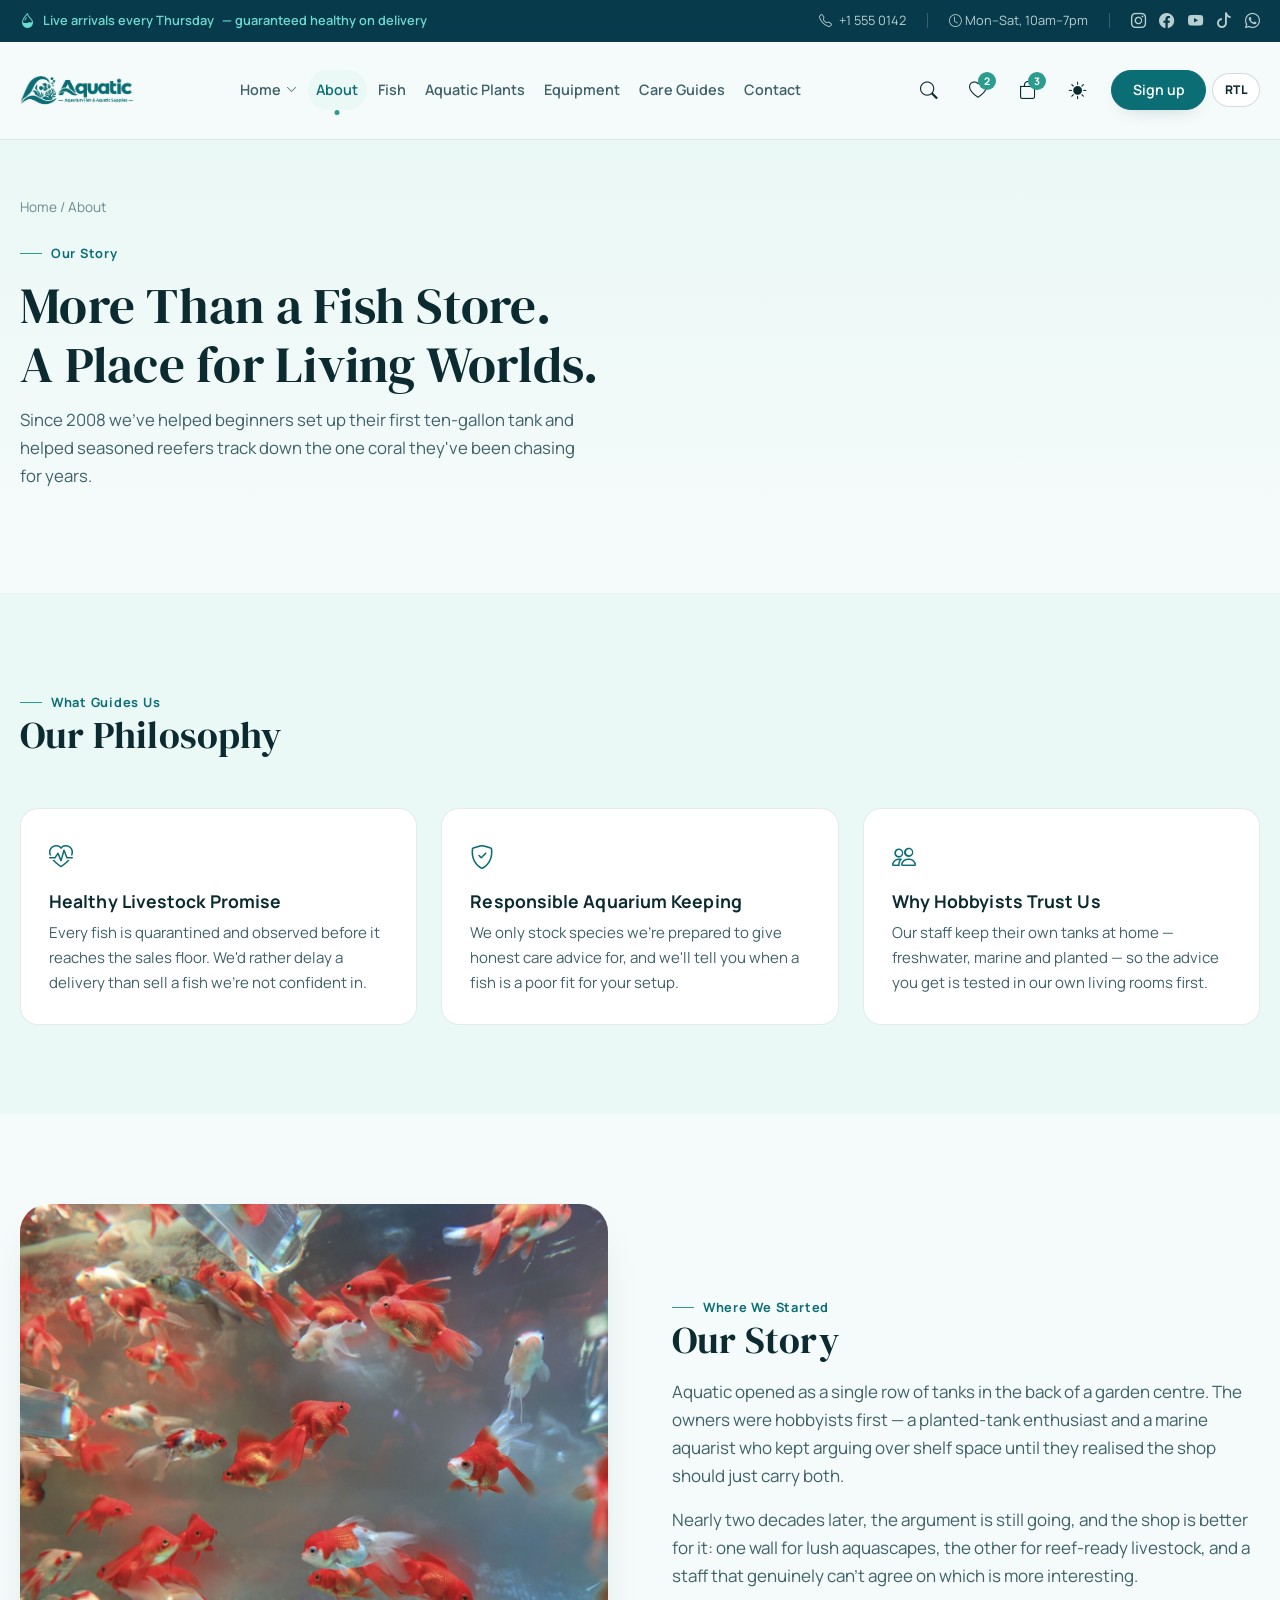
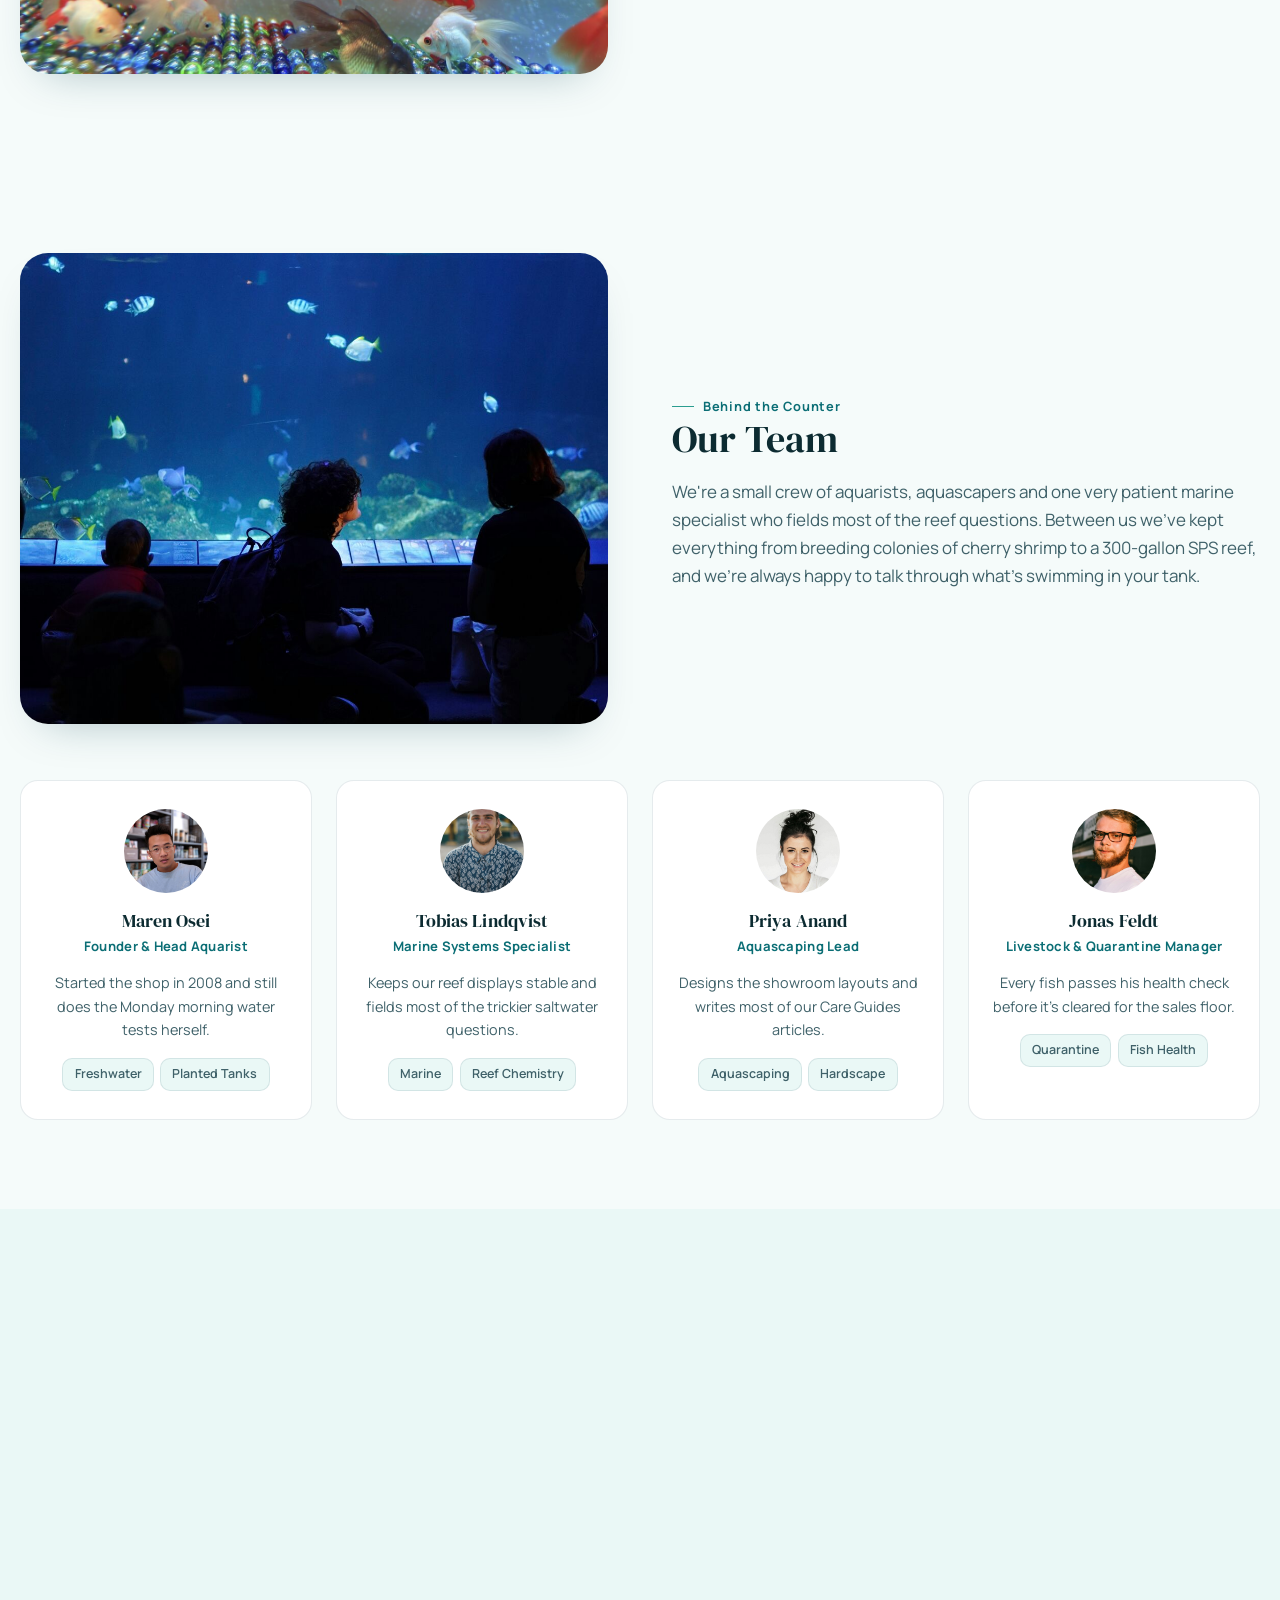
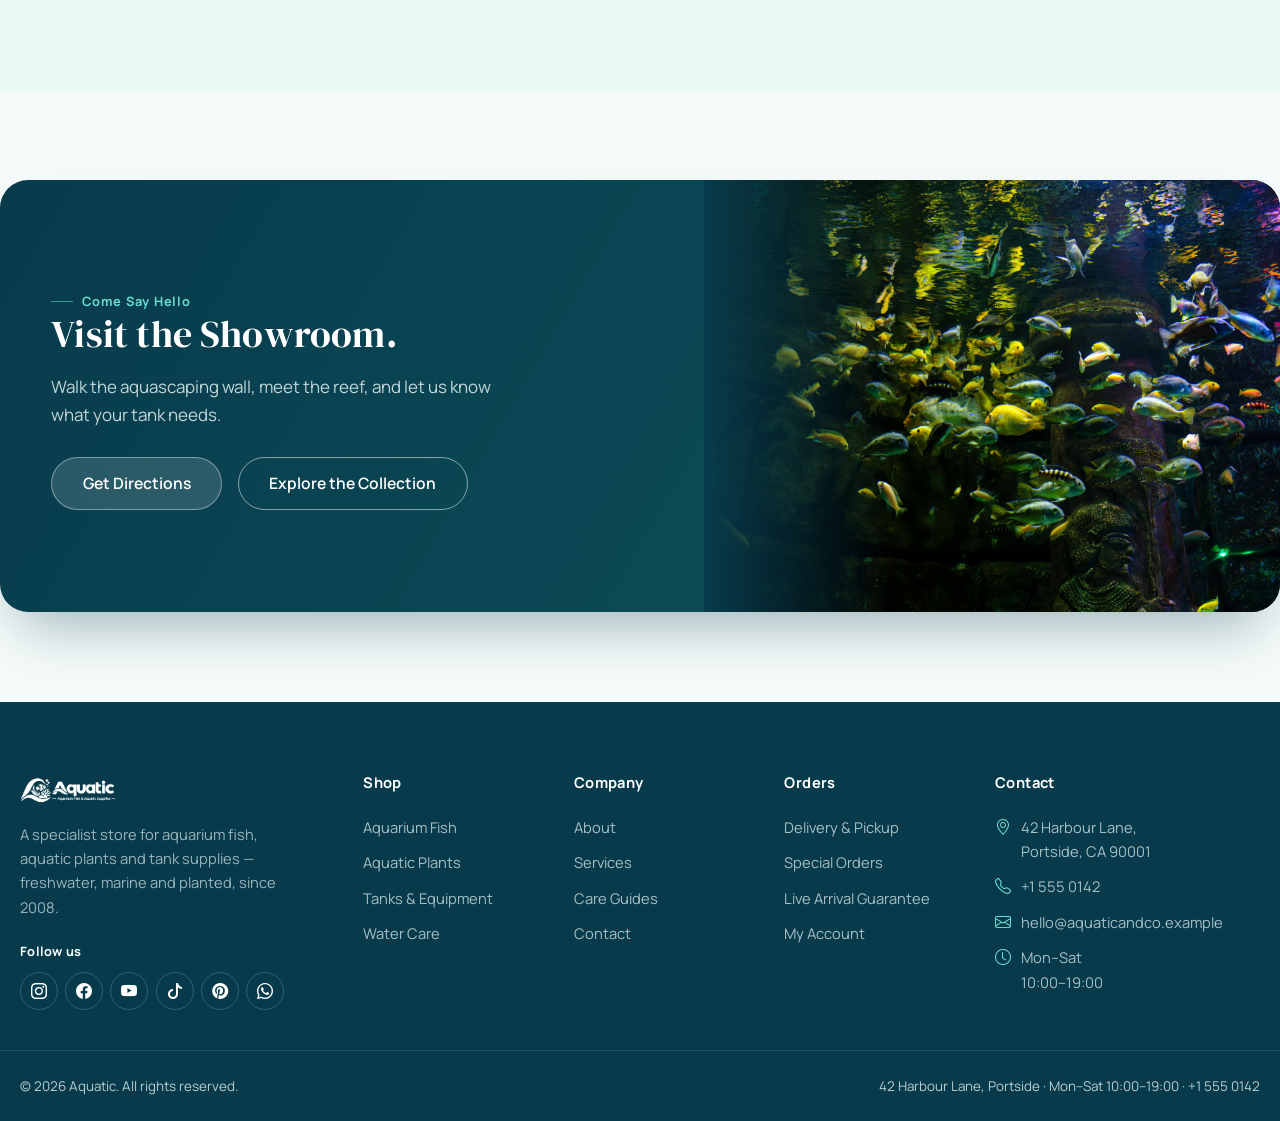
<file: pages/about.html>
<!DOCTYPE html>
<html lang="en" dir="ltr">
<head>
<meta charset="UTF-8">
<meta name="viewport" content="width=device-width, initial-scale=1.0">
<title>About Us | Aquatic</title>
<meta name="description" content="Aquatic has been a specialist aquarium store since 2008. Read our story, our livestock promise, and why hobbyists trust us with their tanks.">
<link rel="canonical" href="https://www.aquaticandco.example/pages/about.html">
<meta property="og:type" content="website">
<meta property="og:title" content="About Us | Aquatic">
<meta property="og:description" content="A specialist aquarium store for freshwater, marine and planted-tank keepers since 2008.">
<meta property="og:image" content="https://commons.wikimedia.org/wiki/Special:FilePath/125L_planted_tank.jpg">

<link rel="preconnect" href="https://fonts.googleapis.com">
<link href="https://fonts.googleapis.com/css2?family=DM+Serif+Display&family=Manrope:wght@400;500;600;700;800&display=swap" rel="stylesheet">
<link href="https://cdn.jsdelivr.net/npm/bootstrap@5.3.3/dist/css/bootstrap.min.css" rel="stylesheet">
<link rel="stylesheet" href="https://cdn.jsdelivr.net/npm/bootstrap-icons@1.11.3/font/bootstrap-icons.css">
<link rel="stylesheet" href="../assets/css/style.css">
<link rel="stylesheet" href="../assets/css/dark-mode.css">
<link rel="shortcut icon" href="../assets/images/icon.png" type="image/x-icon">

<link rel="stylesheet" href="../assets/css/rtl.css">
</head>
<body>

<!-- ============ TOP BAR ============ -->
<div class="topbar">
  <div class="container-wide topbar-inner">
    <span class="topbar-note"><i class="bi bi-droplet-half"></i> Live arrivals every Thursday<span class="topbar-note-long"> &mdash; guaranteed healthy on delivery</span></span>
    <div class="topbar-links">
      <a href="tel:+15550142"><i class="bi bi-telephone"></i> +1 555 0142</a>
      <span class="topbar-sep"></span>
      <span class="topbar-hours"><i class="bi bi-clock"></i> Mon&ndash;Sat, 10am&ndash;7pm</span>
      <span class="topbar-sep"></span>
      <span class="topbar-social">
        <a href="#" aria-label="Instagram"><i class="bi bi-instagram"></i></a>
        <a href="#" aria-label="Facebook"><i class="bi bi-facebook"></i></a>
        <a href="#" aria-label="YouTube"><i class="bi bi-youtube"></i></a>
        <a href="#" aria-label="TikTok"><i class="bi bi-tiktok"></i></a>
        <a href="#" aria-label="WhatsApp"><i class="bi bi-whatsapp"></i></a>
      </span>
    </div>
  </div>
</div>

<!-- ============ HEADER ============ -->
<header class="site-header">
  <div class="container-wide header-inner">
    <a href="../index.html" class="brand"><img src="../assets/images/logo.png" alt="Aquatic" class="brand-logo"></a>

    <nav class="main-nav" aria-label="Primary">
      <div class="nav-item has-dropdown">
        <button type="button" class="nav-link" data-dropdown-toggle aria-expanded="false" aria-haspopup="true">
          Home <i class="bi bi-chevron-down" aria-hidden="true"></i>
        </button>
        <div class="nav-dropdown">
          <a href="../index.html" class="home-card">
            <span class="home-card-thumb"><img src="../assets/images/banner.jpg" alt="" loading="lazy"></span>
            <span class="home-card-text"><strong>Home Page 1</strong><span>Reef hero with live tank stats</span></span>
          </a>
          <a href="../home-2.html" class="home-card">
            <span class="home-card-thumb"><img src="../assets/images/banner1.jpg" alt="" loading="lazy"></span>
            <span class="home-card-text"><strong>Home Page 2</strong><span>Split layout with featured species</span></span>
          </a>
        </div>
      </div>
      <a href="about.html" class="active">About</a>
      <a href="fish.html">Fish</a>
      <a href="plants.html">Aquatic Plants</a>
      <a href="equipment.html">Equipment</a>
      <a href="blog.html">Care Guides</a>
      <a href="contact.html">Contact</a>
    </nav>

    <div class="header-actions">
      <button class="icon-btn search-toggle" data-search-toggle aria-label="Search" aria-expanded="false" aria-controls="headerSearch"><i class="bi bi-search"></i></button>
      <button class="icon-btn wishlist-btn" aria-label="Wishlist"><i class="bi bi-heart"></i><span class="icon-badge">2</span></button>
      <button class="icon-btn bag-btn" aria-label="Your order, 3 items" data-bag><i class="bi bi-bag"></i><span class="icon-badge" data-bag-count>3</span></button>
      <button class="icon-btn theme-toggle" data-theme-toggle aria-label="Toggle dark mode">
        <i class="bi bi-sun-fill" aria-hidden="true"></i>
        <i class="bi bi-moon-stars-fill" aria-hidden="true"></i>
      </button>
      <a href="login.html#signup" class="btn btn-primary btn-sm header-cta">Sign up</a>
      <button class="rtl-toggle" type="button" data-rtl-toggle aria-pressed="false">RTL</button>
      <button class="icon-btn menu-btn" data-menu-open aria-label="Open menu" aria-expanded="false" aria-controls="mobileNav">
        <i class="bi bi-list" style="font-size:1.5rem"></i>
      </button>
    </div>
  </div>

  <div class="header-search" id="headerSearch" data-search-panel>
    <div class="header-search-inner">
      <div class="container-wide">
        <form role="search" onsubmit="return false;">
          <input type="search" name="q" placeholder="Search fish, plants, tanks or filters" aria-label="Search the store">
          <button type="submit" class="btn btn-primary">Search</button>
        </form>
      </div>
    </div>
  </div>
</header>

<nav class="mobile-nav" id="mobileNav" aria-label="Mobile">
  <div class="mobile-nav-top">
    <span class="brand"><img src="../assets/images/logo.png" alt="Aquatic" class="brand-logo"></span>
    <button class="icon-btn" data-menu-close aria-label="Close menu"><i class="bi bi-x-lg"></i></button>
  </div>

  <button type="button" class="m-sub-toggle" data-sub-toggle aria-expanded="false">
    Home <i class="bi bi-chevron-down" aria-hidden="true"></i>
  </button>
  <div class="mobile-sub">
    <div>
      <a href="../index.html" class="">Home Page 1</a>
      <a href="../home-2.html" class="">Home Page 2</a>
    </div>
  </div>

  <a href="about.html">About</a>
  <a href="fish.html">Fish</a>
  <a href="plants.html">Aquatic Plants</a>
  <a href="equipment.html">Equipment</a>
  <a href="blog.html">Care Guides</a>
  <a href="contact.html">Contact</a>

  <div class="mobile-actions">
    <a href="login.html#signup" class="btn btn-primary btn-sm">Sign up</a>
    <a href="tel:+15550142" class="btn btn-outline btn-sm m-call"><i class="bi bi-telephone"></i> Call the store</a>
  </div>
</nav>

<main id="main">
 <section class="page-hero">
    <div class="container-wide">
      <div class="crumbs"><a href="../index.html">Home</a> / About</div>
      <span class="eyebrow">Our Story</span>
      <h1 class="font-display" style="font-size:var(--fs-h1); margin-top:.75rem;">More Than a Fish Store.<br>A Place for Living Worlds.</h1>
      <p style="margin-top:.75rem; max-width:560px; font-size:1.05rem;">Since 2008 we've helped beginners set up their first ten-gallon tank and helped seasoned reefers track down the one coral they've been chasing for years.</p>
    </div>
  </section>

  <!-- PHILOSOPHY / PROMISE / RESPONSIBLE KEEPING -->
  <section class="section" style="background:var(--surface-2)" aria-labelledby="values-heading">
    <div class="container-wide">
      <div class="section-head reveal">
        <span class="eyebrow">What Guides Us</span>
        <h2 id="values-heading">Our Philosophy</h2>
      </div>
      <div class="value-row reveal">
        <div class="value-card">
          <i class="bi bi-heart-pulse"></i>
          <h3 style="font-size:1.1rem; font-family:var(--font-body); font-weight:700;">Healthy Livestock Promise</h3>
          <p style="margin-top:.6rem; font-size:.94rem;">Every fish is quarantined and observed before it reaches the sales floor. We'd rather delay a delivery than sell a fish we're not confident in.</p>
        </div>
        <div class="value-card">
          <i class="bi bi-shield-check"></i>
          <h3 style="font-size:1.1rem; font-family:var(--font-body); font-weight:700;">Responsible Aquarium Keeping</h3>
          <p style="margin-top:.6rem; font-size:.94rem;">We only stock species we're prepared to give honest care advice for, and we'll tell you when a fish is a poor fit for your setup.</p>
        </div>
        <div class="value-card">
          <i class="bi bi-people"></i>
          <h3 style="font-size:1.1rem; font-family:var(--font-body); font-weight:700;">Why Hobbyists Trust Us</h3>
          <p style="margin-top:.6rem; font-size:.94rem;">Our staff keep their own tanks at home — freshwater, marine and planted — so the advice you get is tested in our own living rooms first.</p>
        </div>
      </div>
    </div>
  </section>
  <!-- OUR STORY -->
  <section class="section" aria-labelledby="story-heading">
    <div class="container-wide story-grid">
      <div class="story-media reveal">
        <img src="../assets/images/story.jpg" alt="A mature, densely planted home aquarium">
      </div>
      <div class="reveal">
        <span class="eyebrow">Where We Started</span>
        <h2 id="story-heading">Our Story</h2>
        <p style="margin-top:1rem;">Aquatic opened as a single row of tanks in the back of a garden centre. The owners were hobbyists first — a planted-tank enthusiast and a marine aquarist who kept arguing over shelf space until they realised the shop should just carry both.</p>
        <p style="margin-top:1rem;">Nearly two decades later, the argument is still going, and the shop is better for it: one wall for lush aquascapes, the other for reef-ready livestock, and a staff that genuinely can't agree on which is more interesting.</p>
      </div>
    </div>
  </section>



  <!-- TEAM -->
  <section class="section" aria-labelledby="team-heading">
    <div class="container-wide story-grid">
      <div class="reveal" style="order:2;">
        <span class="eyebrow">Behind the Counter</span>
        <h2 id="team-heading">Our Team</h2>
        <p style="margin-top:1rem;">We're a small crew of aquarists, aquascapers and one very patient marine specialist who fields most of the reef questions. Between us we've kept everything from breeding colonies of cherry shrimp to a 300-gallon SPS reef, and we're always happy to talk through what's swimming in your tank.</p>
      </div>
      <div class="story-media reveal" style="order:1;">
        <img src="../assets/images/team.jpg" alt="A well-stocked community aquarium on display in the shop">
      </div>
    </div>

    <!-- TEAM GRID -->
    <div class="container-wide" style="margin-top:clamp(2.5rem,5vw,3.5rem);">
      <div class="team-grid reveal">
        <div class="member-card">
          <div class="member-avatar"><img src="../assets/images/team1.jpg" alt="Maren Osei"></div>
          <h3>Maren Osei</h3>
          <span class="member-role">Founder &amp; Head Aquarist</span>
          <p>Started the shop in 2008 and still does the Monday morning water tests herself.</p>
          <div class="member-tags"><span class="chip">Freshwater</span><span class="chip">Planted Tanks</span></div>
        </div>
        <div class="member-card">
          <div class="member-avatar"><img src="../assets/images/team2.jpg" alt="Tobias Lindqvist"></div>
          <h3>Tobias Lindqvist</h3>
          <span class="member-role">Marine Systems Specialist</span>
          <p>Keeps our reef displays stable and fields most of the trickier saltwater questions.</p>
          <div class="member-tags"><span class="chip">Marine</span><span class="chip">Reef Chemistry</span></div>
        </div>
        <div class="member-card">
          <div class="member-avatar"><img src="../assets/images/team3.jpg" alt="Priya Anand"></div>
          <h3>Priya Anand</h3>
          <span class="member-role">Aquascaping Lead</span>
          <p>Designs the showroom layouts and writes most of our Care Guides articles.</p>
          <div class="member-tags"><span class="chip">Aquascaping</span><span class="chip">Hardscape</span></div>
        </div>
        <div class="member-card">
          <div class="member-avatar"><img src="../assets/images/team4.jpg" alt="Jonas Feldt"></div>
          <h3>Jonas Feldt</h3>
          <span class="member-role">Livestock &amp; Quarantine Manager</span>
          <p>Every fish passes his health check before it's cleared for the sales floor.</p>
          <div class="member-tags"><span class="chip">Quarantine</span><span class="chip">Fish Health</span></div>
        </div>
      </div>
    </div>
  </section>

  <!-- TIMELINE -->
  <section class="section" style="background:var(--surface-2)" aria-labelledby="timeline-heading">
    <div class="container-wide">
      <div class="section-head reveal">
        <span class="eyebrow">Two Decades In</span>
        <h2 id="timeline-heading">Our History</h2>
      </div>
      <div class="history-track reveal">
        <div class="history-line" aria-hidden="true"></div>
        <div class="history-item">
          <span class="dot" aria-hidden="true"></span>
          <span class="yr">2008</span>
          <h4>A Single Row of Tanks</h4>
          <p>Aquatic opens inside a garden centre with a dozen freshwater community tanks.</p>
        </div>
        <div class="history-item">
          <span class="dot" aria-hidden="true"></span>
          <span class="yr">2013</span>
          <h4>First Marine System</h4>
          <p>We add our first reef displays and bring on a dedicated marine specialist.</p>
        </div>
        <div class="history-item">
          <span class="dot" aria-hidden="true"></span>
          <span class="yr">2017</span>
          <h4>The Aquascaping Wall</h4>
          <p>A planted-tank showroom opens, built around live aquascaping demonstrations.</p>
        </div>
        <div class="history-item">
          <span class="dot" aria-hidden="true"></span>
          <span class="yr">2022</span>
          <h4>Special Order Program</h4>
          <p>We formalise special ordering so hobbyists can request specific species and equipment.</p>
        </div>
        <div class="history-item">
          <span class="dot" aria-hidden="true"></span>
          <span class="yr">Today</span>
          <h4>Still Arguing About Shelf</h4>
          <p>Freshwater, marine and planted-tank hobbyists all under one roof — and a waitlist for  driftwood.</p>
        </div>
      </div>
    </div>
  </section>

  <!-- CTA -->
  <section class="section">
    <div class="consult-card reveal">
      <div class="consult-copy">
        <span class="eyebrow" style="color:var(--clr-accent)">Come Say Hello</span>
        <h2>Visit the Showroom.</h2>
        <p>Walk the aquascaping wall, meet the reef, and let us know what your tank needs.</p>
        <div class="consult-ctas">
          <a href="contact.html" class="btn btn-ghost-light">Get Directions</a>
          <a href="../index.html" class="btn btn-outline" style="border-color:rgba(255,255,255,.5); color:#fff;">Explore the Collection</a>
        </div>
      </div>
      <div class="consult-media">
        <img src="../assets/images/ready.jpg" alt="Rows of aquarium tanks on display in the store">
      </div>
    </div>
  </section>

</main>

<footer class="site-footer">
  <div class="container-wide footer-top">
    <div class="footer-brand">
      <span class="brand footer-brand-logo"><img src="../assets/images/logo.png" alt="Aquatic" class="brand-logo"></span>
      <p>A specialist store for aquarium fish, aquatic plants and tank supplies — freshwater, marine and planted, since 2008.</p>
      <span class="footer-social-label">Follow us</span>
      <div class="footer-social">
        <a href="https://www.instagram.com/" target="_blank" rel="noopener" aria-label="Aquatic on Instagram"><i class="bi bi-instagram"></i></a>
        <a href="https://www.facebook.com/" target="_blank" rel="noopener" aria-label="Aquatic on Facebook"><i class="bi bi-facebook"></i></a>
        <a href="https://www.youtube.com/" target="_blank" rel="noopener" aria-label="Aquatic on YouTube"><i class="bi bi-youtube"></i></a>
        <a href="https://www.tiktok.com/" target="_blank" rel="noopener" aria-label="Aquatic on TikTok"><i class="bi bi-tiktok"></i></a>
        <a href="https://www.pinterest.com/" target="_blank" rel="noopener" aria-label="Aquatic on Pinterest"><i class="bi bi-pinterest"></i></a>
        <a href="https://wa.me/15550142" target="_blank" rel="noopener" aria-label="Message Aquatic on WhatsApp"><i class="bi bi-whatsapp"></i></a>
      </div>
    </div>
    <div>
      <h5>Shop</h5>
      <a href="fish.html">Aquarium Fish</a>
      <a href="plants.html">Aquatic Plants</a>
      <a href="equipment.html">Tanks &amp; Equipment</a>
      <a href="equipment.html#testing">Water Care</a>
    </div>
    <div>
      <h5>Company</h5>
      <a href="about.html">About</a>
      <a href="services.html">Services</a>
      <a href="blog.html">Care Guides</a>
      <a href="contact.html">Contact</a>
    </div>
    <div>
      <h5>Orders</h5>
      <a href="contact.html">Delivery &amp; Pickup</a>
      <a href="contact.html#special-order">Special Orders</a>
      <a href="contact.html">Live Arrival Guarantee</a>
      <a href="login.html">My Account</a>
    </div>
    <div class="footer-contact">
      <h5>Contact</h5>
      <a href="https://maps.google.com/?q=42+Harbour+Lane+Portside+CA+90001" target="_blank" rel="noopener"><i class="bi bi-geo-alt" aria-hidden="true"></i><span>42 Harbour Lane,<br>Portside, CA 90001</span></a>
      <a href="tel:+15550142"><i class="bi bi-telephone" aria-hidden="true"></i><span>+1 555 0142</span></a>
      <a href="mailto:hello@aquaticandco.example"><i class="bi bi-envelope" aria-hidden="true"></i><span>hello@aquaticandco.example</span></a>
      <span class="footer-contact-item"><i class="bi bi-clock" aria-hidden="true"></i><span>Mon&ndash;Sat<br>10:00&ndash;19:00</span></span>
    </div>
  </div>
  <div class="container-wide footer-bottom">
    <span>&copy; 2026 Aquatic. All rights reserved.</span>
    <span>42 Harbour Lane, Portside &middot; Mon&ndash;Sat 10:00&ndash;19:00 &middot; <a href="tel:+15550142">+1 555 0142</a></span>
  </div>
</footer>

<script src="../assets/js/main.js"></script>
</body>
</html>
</file>
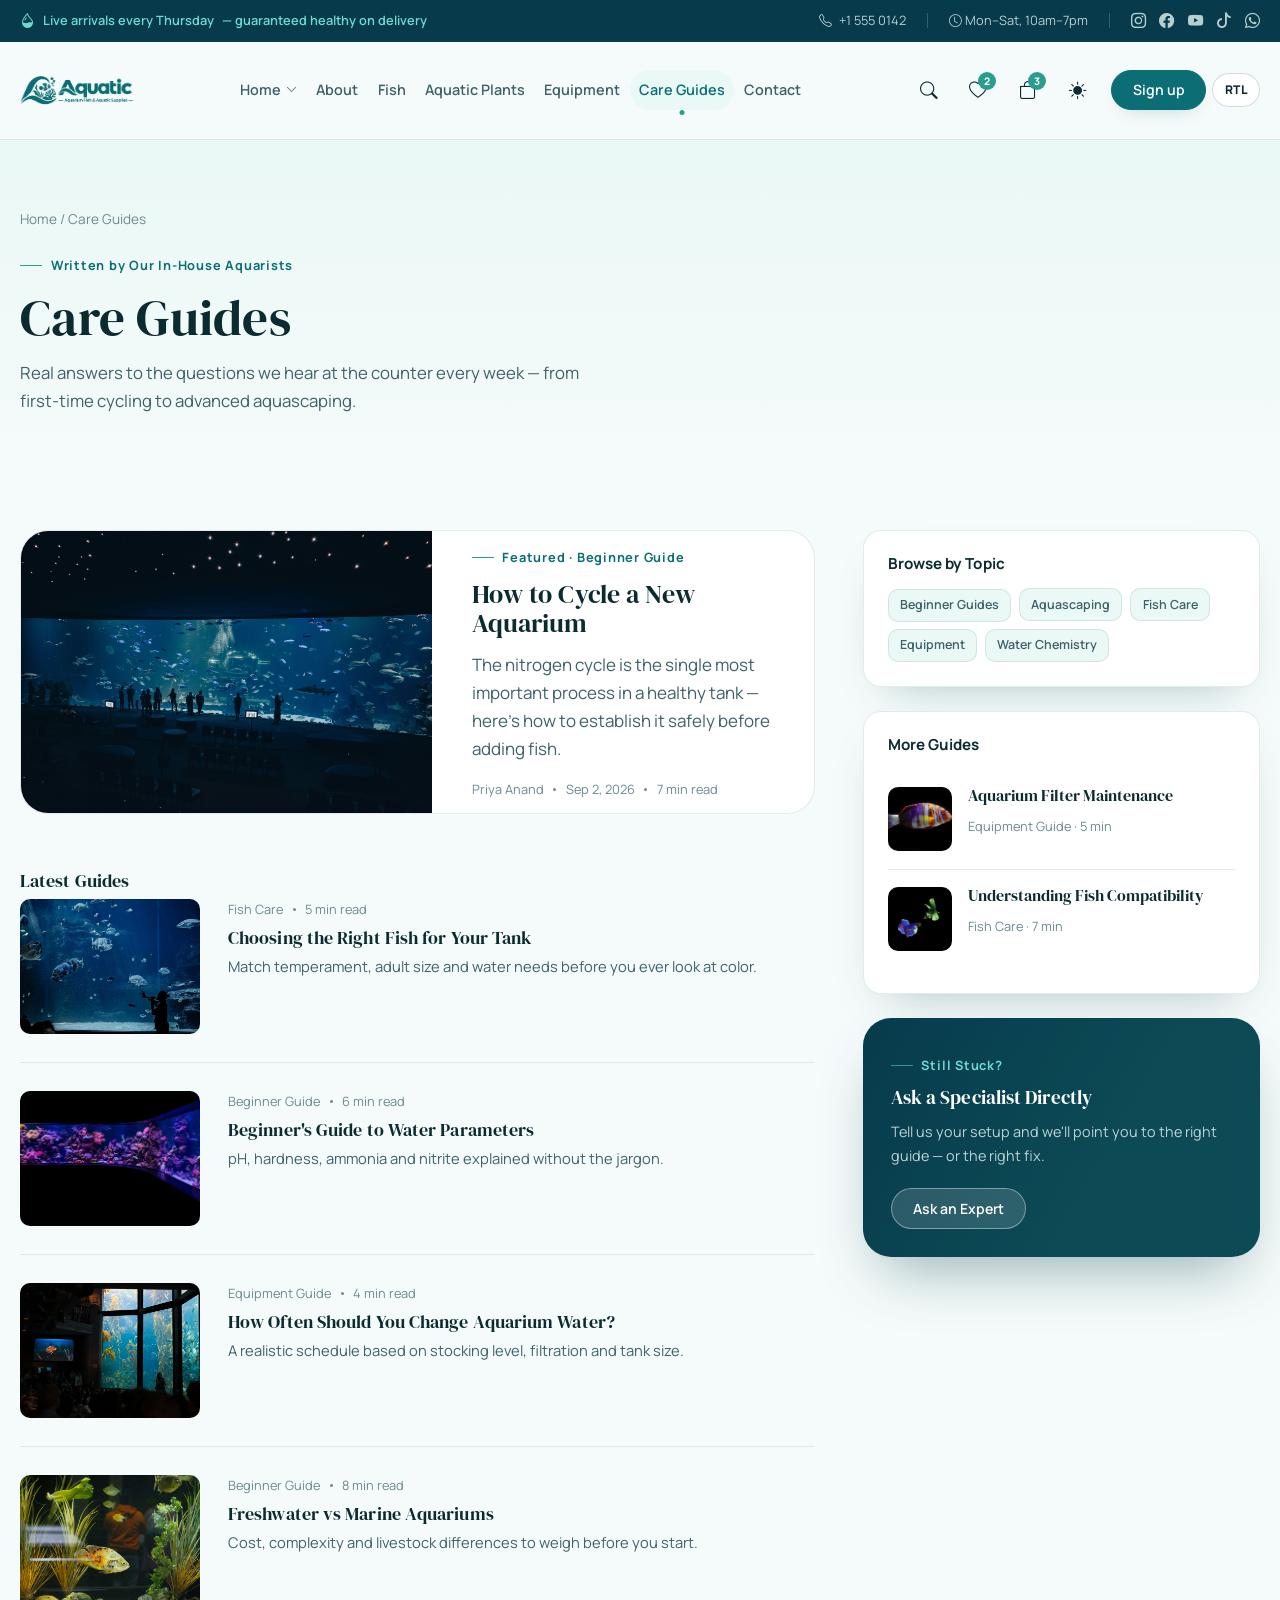
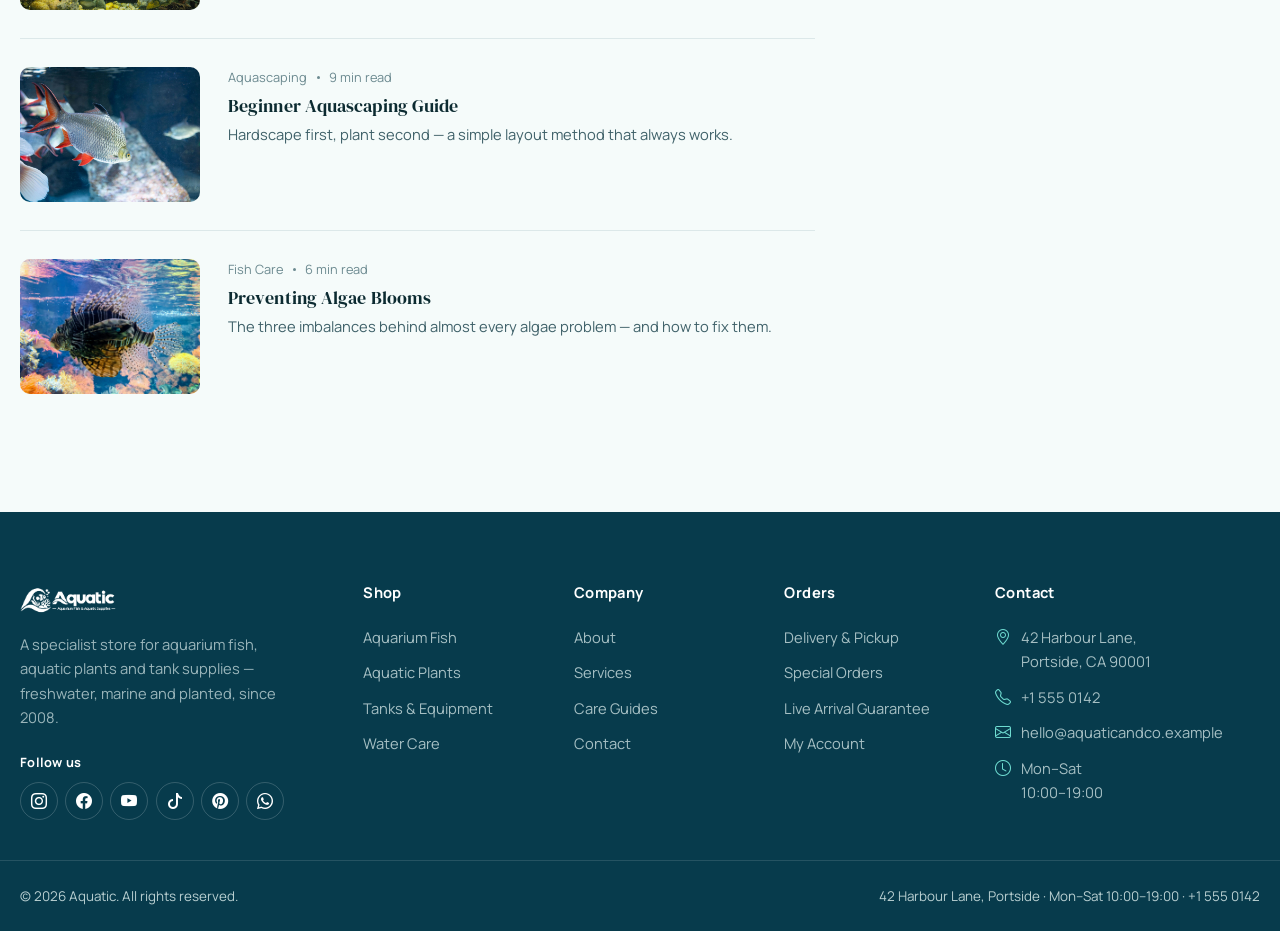
<file: pages/blog.html>
<!DOCTYPE html>
<html lang="en" dir="ltr">
<head>
<meta charset="UTF-8">
<meta name="viewport" content="width=device-width, initial-scale=1.0">
<title>Care Guides | Aquatic</title>
<meta name="description" content="Practical, expert-written aquarium care guides — cycling a new tank, water parameters, compatibility, aquascaping and equipment maintenance.">
<link rel="canonical" href="https://www.aquaticandco.example/pages/blog.html">
<meta property="og:type" content="website">
<meta property="og:title" content="Care Guides | Aquatic">
<meta property="og:description" content="Practical aquarium care guides written by our in-house aquarists.">
<meta property="og:image" content="https://commons.wikimedia.org/wiki/Special:FilePath/125L_planted_tank.jpg">

<link rel="preconnect" href="https://fonts.googleapis.com">
<link href="https://fonts.googleapis.com/css2?family=DM+Serif+Display&family=Manrope:wght@400;500;600;700;800&display=swap" rel="stylesheet">
<link href="https://cdn.jsdelivr.net/npm/bootstrap@5.3.3/dist/css/bootstrap.min.css" rel="stylesheet">
<link rel="stylesheet" href="https://cdn.jsdelivr.net/npm/bootstrap-icons@1.11.3/font/bootstrap-icons.css">
<link rel="stylesheet" href="../assets/css/style.css">
<link rel="stylesheet" href="../assets/css/dark-mode.css">
<link rel="shortcut icon" href="../assets/images/icon.png" type="image/x-icon">

<link rel="stylesheet" href="../assets/css/rtl.css">
</head>
<body>

<!-- ============ TOP BAR ============ -->
<div class="topbar">
  <div class="container-wide topbar-inner">
    <span class="topbar-note"><i class="bi bi-droplet-half"></i> Live arrivals every Thursday<span class="topbar-note-long"> &mdash; guaranteed healthy on delivery</span></span>
    <div class="topbar-links">
      <a href="tel:+15550142"><i class="bi bi-telephone"></i> +1 555 0142</a>
      <span class="topbar-sep"></span>
      <span class="topbar-hours"><i class="bi bi-clock"></i> Mon&ndash;Sat, 10am&ndash;7pm</span>
      <span class="topbar-sep"></span>
      <span class="topbar-social">
        <a href="#" aria-label="Instagram"><i class="bi bi-instagram"></i></a>
        <a href="#" aria-label="Facebook"><i class="bi bi-facebook"></i></a>
        <a href="#" aria-label="YouTube"><i class="bi bi-youtube"></i></a>
        <a href="#" aria-label="TikTok"><i class="bi bi-tiktok"></i></a>
        <a href="#" aria-label="WhatsApp"><i class="bi bi-whatsapp"></i></a>
      </span>
    </div>
  </div>
</div>

<!-- ============ HEADER ============ -->
<header class="site-header">
  <div class="container-wide header-inner">
    <a href="../index.html" class="brand"><img src="../assets/images/logo.png" alt="Aquatic" class="brand-logo"></a>

    <nav class="main-nav" aria-label="Primary">
      <div class="nav-item has-dropdown">
        <button type="button" class="nav-link" data-dropdown-toggle aria-expanded="false" aria-haspopup="true">
          Home <i class="bi bi-chevron-down" aria-hidden="true"></i>
        </button>
        <div class="nav-dropdown">
          <a href="../index.html" class="home-card">
            <span class="home-card-thumb"><img src="../assets/images/banner.jpg" alt="" loading="lazy"></span>
            <span class="home-card-text"><strong>Home Page 1</strong><span>Reef hero with live tank stats</span></span>
          </a>
          <a href="../home-2.html" class="home-card">
            <span class="home-card-thumb"><img src="../assets/images/banner1.jpg" alt="" loading="lazy"></span>
            <span class="home-card-text"><strong>Home Page 2</strong><span>Split layout with featured species</span></span>
          </a>
        </div>
      </div>
      <a href="about.html">About</a>
      <a href="fish.html">Fish</a>
      <a href="plants.html">Aquatic Plants</a>
      <a href="equipment.html">Equipment</a>
      <a href="blog.html" class="active">Care Guides</a>
      <a href="contact.html">Contact</a>
    </nav>

    <div class="header-actions">
      <button class="icon-btn search-toggle" data-search-toggle aria-label="Search" aria-expanded="false" aria-controls="headerSearch"><i class="bi bi-search"></i></button>
      <button class="icon-btn wishlist-btn" aria-label="Wishlist"><i class="bi bi-heart"></i><span class="icon-badge">2</span></button>
      <button class="icon-btn bag-btn" aria-label="Your order, 3 items" data-bag><i class="bi bi-bag"></i><span class="icon-badge" data-bag-count>3</span></button>
      <button class="icon-btn theme-toggle" data-theme-toggle aria-label="Toggle dark mode">
        <i class="bi bi-sun-fill" aria-hidden="true"></i>
        <i class="bi bi-moon-stars-fill" aria-hidden="true"></i>
      </button>
      <a href="login.html#signup" class="btn btn-primary btn-sm header-cta">Sign up</a>
      <button class="rtl-toggle" type="button" data-rtl-toggle aria-pressed="false">RTL</button>
      <button class="icon-btn menu-btn" data-menu-open aria-label="Open menu" aria-expanded="false" aria-controls="mobileNav">
        <i class="bi bi-list" style="font-size:1.5rem"></i>
      </button>
    </div>
  </div>

  <div class="header-search" id="headerSearch" data-search-panel>
    <div class="header-search-inner">
      <div class="container-wide">
        <form role="search" onsubmit="return false;">
          <input type="search" name="q" placeholder="Search fish, plants, tanks or filters" aria-label="Search the store">
          <button type="submit" class="btn btn-primary">Search</button>
        </form>
      </div>
    </div>
  </div>
</header>

<nav class="mobile-nav" id="mobileNav" aria-label="Mobile">
  <div class="mobile-nav-top">
    <span class="brand"><img src="../assets/images/logo.png" alt="Aquatic" class="brand-logo"></span>
    <button class="icon-btn" data-menu-close aria-label="Close menu"><i class="bi bi-x-lg"></i></button>
  </div>

  <button type="button" class="m-sub-toggle" data-sub-toggle aria-expanded="false">
    Home <i class="bi bi-chevron-down" aria-hidden="true"></i>
  </button>
  <div class="mobile-sub">
    <div>
      <a href="../index.html" class="">Home Page 1</a>
      <a href="../home-2.html" class="">Home Page 2</a>
    </div>
  </div>

  <a href="about.html">About</a>
  <a href="fish.html">Fish</a>
  <a href="plants.html">Aquatic Plants</a>
  <a href="equipment.html">Equipment</a>
  <a href="blog.html">Care Guides</a>
  <a href="contact.html">Contact</a>

  <div class="mobile-actions">
    <a href="login.html#signup" class="btn btn-primary btn-sm">Sign up</a>
    <a href="tel:+15550142" class="btn btn-outline btn-sm m-call"><i class="bi bi-telephone"></i> Call the store</a>
  </div>
</nav>

<main id="main">
  <section class="page-hero">
    <div class="container-wide">
      <div class="crumbs"><a href="../index.html">Home</a> / Care Guides</div>
      <span class="eyebrow">Written by Our In-House Aquarists</span>
      <h1 class="font-display" style="font-size:var(--fs-h1); margin-top:.75rem;">Care Guides</h1>
      <p style="margin-top:.75rem; max-width:560px; font-size:1.05rem;">Real answers to the questions we hear at the counter every week — from first-time cycling to advanced aquascaping.</p>
    </div>
  </section>

  <section class="section" style="padding-top:0">
    <div class="container-wide blog-layout">

      <div>
        <!-- FEATURED ARTICLE -->
        <a href="blog-details.html" class="mag-feature">
          <div class="mf-media"><img src="../assets/images/aqua care1.jpg" alt="A newly set up freshwater aquarium mid-cycle"></div>
          <div class="mf-copy">
            <span class="eyebrow">Featured · Beginner Guide</span>
            <h2 style="font-size:1.6rem; margin:.75rem 0;">How to Cycle a New Aquarium</h2>
            <p>The nitrogen cycle is the single most important process in a healthy tank — here's how to establish it safely before adding fish.</p>
            <div class="mag-meta" style="margin-top:1rem;"><span>Priya Anand</span><span class="dot"></span><span>Sep 2, 2026</span><span class="dot"></span><span>7 min read</span></div>
          </div>
        </a>

        <!-- LATEST GUIDES -->
        <h3 style="font-size:1.15rem; margin-bottom:.5rem;">Latest Guides</h3>
        <div>
          <a href="blog-details.html" class="mag-row" style="text-decoration:none;">
            <div class="mr-media"><img src="../assets/images/aqua care2.jpg" alt="Two fish species sharing a tank"></div>
            <div>
              <div class="mag-meta"><span>Fish Care</span><span class="dot"></span><span>5 min read</span></div>
              <h4 style="font-family:var(--font-display); font-size:1.15rem; margin-bottom:.4rem;">Choosing the Right Fish for Your Tank</h4>
              <p style="font-size:.92rem;">Match temperament, adult size and water needs before you ever look at color.</p>
            </div>
          </a>
          <a href="blog-details.html" class="mag-row" style="text-decoration:none;">
            <div class="mr-media"><img src="../assets/images/aquacare3.jpg" alt="Water testing drops and a color chart"></div>
            <div>
              <div class="mag-meta"><span>Beginner Guide</span><span class="dot"></span><span>6 min read</span></div>
              <h4 style="font-family:var(--font-display); font-size:1.15rem; margin-bottom:.4rem;">Beginner's Guide to Water Parameters</h4>
              <p style="font-size:.92rem;">pH, hardness, ammonia and nitrite explained without the jargon.</p>
            </div>
          </a>
          <a href="blog-details.html" class="mag-row" style="text-decoration:none;">
            <div class="mr-media"><img src="../assets/images/aqua care4.jpg" alt="Water being changed in an aquarium with a siphon"></div>
            <div>
              <div class="mag-meta"><span>Equipment Guide</span><span class="dot"></span><span>4 min read</span></div>
              <h4 style="font-family:var(--font-display); font-size:1.15rem; margin-bottom:.4rem;">How Often Should You Change Aquarium Water?</h4>
              <p style="font-size:.92rem;">A realistic schedule based on stocking level, filtration and tank size.</p>
            </div>
          </a>
          <a href="blog-details.html" class="mag-row" style="text-decoration:none;">
            <div class="mr-media"><img src="../assets/images/aqua care5.jpg" alt="Split image of a freshwater and a marine aquarium"></div>
            <div>
              <div class="mag-meta"><span>Beginner Guide</span><span class="dot"></span><span>8 min read</span></div>
              <h4 style="font-family:var(--font-display); font-size:1.15rem; margin-bottom:.4rem;">Freshwater vs Marine Aquariums</h4>
              <p style="font-size:.92rem;">Cost, complexity and livestock differences to weigh before you start.</p>
            </div>
          </a>
          <a href="blog-details.html" class="mag-row" style="text-decoration:none;">
            <div class="mr-media"><img src="../assets/images/aqua care6.jpg" alt="A simple beginner aquascape layout"></div>
            <div>
              <div class="mag-meta"><span>Aquascaping</span><span class="dot"></span><span>9 min read</span></div>
              <h4 style="font-family:var(--font-display); font-size:1.15rem; margin-bottom:.4rem;">Beginner Aquascaping Guide</h4>
              <p style="font-size:.92rem;">Hardscape first, plant second — a simple layout method that always works.</p>
            </div>
          </a>
          <a href="blog-details.html" class="mag-row" style="text-decoration:none; border-bottom:none;">
            <div class="mr-media"><img src="../assets/images/aqua care7.jpg" alt="Close up of algae on aquarium glass"></div>
            <div>
              <div class="mag-meta"><span>Fish Care</span><span class="dot"></span><span>6 min read</span></div>
              <h4 style="font-family:var(--font-display); font-size:1.15rem; margin-bottom:.4rem;">Preventing Algae Blooms</h4>
              <p style="font-size:.92rem;">The three imbalances behind almost every algae problem — and how to fix them.</p>
            </div>
          </a>
        </div>
      </div>

      <!-- SIDEBAR -->
      <aside class="blog-sidebar">
        <div class="glass-panel" style="background:var(--surface-1); border-color:var(--border-soft); padding:1.5rem; margin-bottom:1.5rem;">
          <h4 style="font-family:var(--font-body); font-weight:700; font-size:.95rem; margin-bottom:1rem;">Browse by Topic</h4>
          <div class="chip-row">
            <span class="chip">Beginner Guides</span>
            <span class="chip">Aquascaping</span>
            <span class="chip">Fish Care</span>
            <span class="chip">Equipment</span>
            <span class="chip">Water Chemistry</span>
          </div>
        </div>

        <div class="glass-panel" style="background:var(--surface-1); border-color:var(--border-soft); padding:1.5rem;">
          <h4 style="font-family:var(--font-body); font-weight:700; font-size:.95rem; margin-bottom:1rem;">More Guides</h4>
          <a href="blog-details.html" class="rail-card" style="text-decoration:none;">
            <div class="rc-media"><img src="../assets/images/aqua care8.jpg" alt="Cleaning an aquarium filter"></div>
            <div><h5 style="font-family:var(--font-display); font-size:.98rem; margin-bottom:.3rem;">Aquarium Filter Maintenance</h5><span style="font-size:.8rem; color:var(--text-muted);">Equipment Guide · 5 min</span></div>
          </a>
          <a href="blog-details.html" class="rail-card" style="text-decoration:none; border-bottom:none;">
            <div class="rc-media"><img src="../assets/images/aqua care9.jpg" alt="Compatibility chart concept for fish species"></div>
            <div><h5 style="font-family:var(--font-display); font-size:.98rem; margin-bottom:.3rem;">Understanding Fish Compatibility</h5><span style="font-size:.8rem; color:var(--text-muted);">Fish Care · 7 min</span></div>
          </a>
        </div>

        <div class="consult-card" style="margin-top:1.5rem; display:block; padding:1.75rem;">
          <span class="eyebrow" style="color:var(--clr-accent)">Still Stuck?</span>
          <h4 style="color:#fff; font-family:var(--font-display); font-size:1.2rem; margin:.6rem 0 .8rem;">Ask a Specialist Directly</h4>
          <p style="color:rgba(234,248,246,.8); font-size:.9rem; margin-bottom:1.25rem;">Tell us your setup and we'll point you to the right guide — or the right fix.</p>
          <a href="contact.html" class="btn btn-ghost-light btn-sm">Ask an Expert</a>
        </div>
      </aside>
    </div>
  </section>
</main>

<footer class="site-footer">
  <div class="container-wide footer-top">
    <div class="footer-brand">
      <span class="brand footer-brand-logo"><img src="../assets/images/logo.png" alt="Aquatic" class="brand-logo"></span>
      <p>A specialist store for aquarium fish, aquatic plants and tank supplies — freshwater, marine and planted, since 2008.</p>
      <span class="footer-social-label">Follow us</span>
      <div class="footer-social">
        <a href="https://www.instagram.com/" target="_blank" rel="noopener" aria-label="Aquatic on Instagram"><i class="bi bi-instagram"></i></a>
        <a href="https://www.facebook.com/" target="_blank" rel="noopener" aria-label="Aquatic on Facebook"><i class="bi bi-facebook"></i></a>
        <a href="https://www.youtube.com/" target="_blank" rel="noopener" aria-label="Aquatic on YouTube"><i class="bi bi-youtube"></i></a>
        <a href="https://www.tiktok.com/" target="_blank" rel="noopener" aria-label="Aquatic on TikTok"><i class="bi bi-tiktok"></i></a>
        <a href="https://www.pinterest.com/" target="_blank" rel="noopener" aria-label="Aquatic on Pinterest"><i class="bi bi-pinterest"></i></a>
        <a href="https://wa.me/15550142" target="_blank" rel="noopener" aria-label="Message Aquatic on WhatsApp"><i class="bi bi-whatsapp"></i></a>
      </div>
    </div>
    <div>
      <h5>Shop</h5>
      <a href="fish.html">Aquarium Fish</a>
      <a href="plants.html">Aquatic Plants</a>
      <a href="equipment.html">Tanks &amp; Equipment</a>
      <a href="equipment.html#testing">Water Care</a>
    </div>
    <div>
      <h5>Company</h5>
      <a href="about.html">About</a>
      <a href="services.html">Services</a>
      <a href="blog.html">Care Guides</a>
      <a href="contact.html">Contact</a>
    </div>
    <div>
      <h5>Orders</h5>
      <a href="contact.html">Delivery &amp; Pickup</a>
      <a href="contact.html#special-order">Special Orders</a>
      <a href="contact.html">Live Arrival Guarantee</a>
      <a href="login.html">My Account</a>
    </div>
    <div class="footer-contact">
      <h5>Contact</h5>
      <a href="https://maps.google.com/?q=42+Harbour+Lane+Portside+CA+90001" target="_blank" rel="noopener"><i class="bi bi-geo-alt" aria-hidden="true"></i><span>42 Harbour Lane,<br>Portside, CA 90001</span></a>
      <a href="tel:+15550142"><i class="bi bi-telephone" aria-hidden="true"></i><span>+1 555 0142</span></a>
      <a href="mailto:hello@aquaticandco.example"><i class="bi bi-envelope" aria-hidden="true"></i><span>hello@aquaticandco.example</span></a>
      <span class="footer-contact-item"><i class="bi bi-clock" aria-hidden="true"></i><span>Mon&ndash;Sat<br>10:00&ndash;19:00</span></span>
    </div>
  </div>
  <div class="container-wide footer-bottom">
    <span>&copy; 2026 Aquatic. All rights reserved.</span>
    <span>42 Harbour Lane, Portside &middot; Mon&ndash;Sat 10:00&ndash;19:00 &middot; <a href="tel:+15550142">+1 555 0142</a></span>
  </div>
</footer>

<script src="../assets/js/main.js"></script>
</body>
</html>
</file>
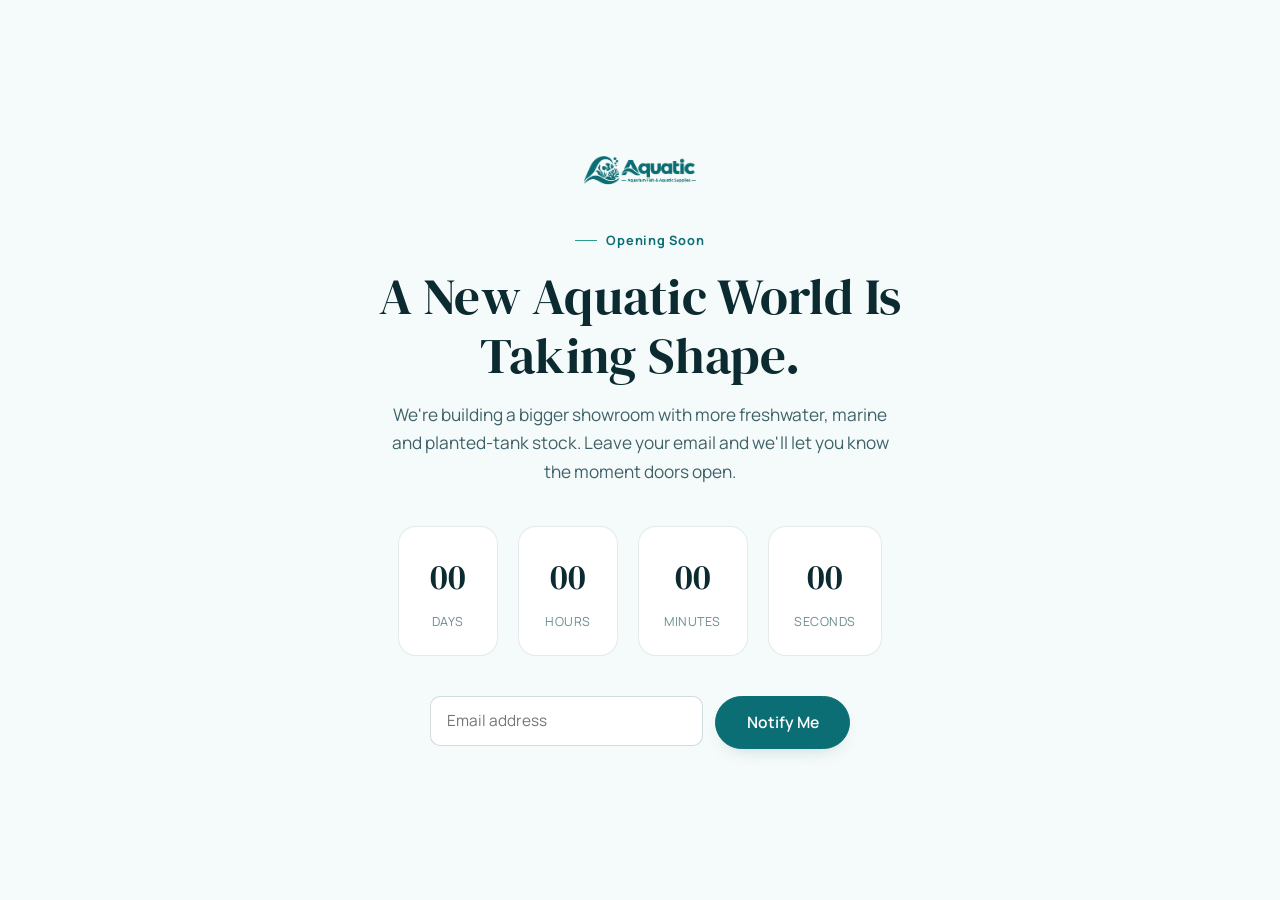
<file: pages/coming-soon.html>
<!DOCTYPE html>
<html lang="en" dir="ltr">
<head>
<meta charset="UTF-8">
<meta name="viewport" content="width=device-width, initial-scale=1.0">
<title>Coming Soon | Aquatic</title>
<meta name="description" content="A new aquatic world is taking shape. Sign up to be first to know when we launch.">
<link href="https://fonts.googleapis.com/css2?family=DM+Serif+Display&family=Manrope:wght@400;500;600;700;800&display=swap" rel="stylesheet">
<link href="https://cdn.jsdelivr.net/npm/bootstrap@5.3.3/dist/css/bootstrap.min.css" rel="stylesheet">
<link rel="stylesheet" href="https://cdn.jsdelivr.net/npm/bootstrap-icons@1.11.3/font/bootstrap-icons.css">
<link rel="stylesheet" href="../assets/css/style.css">
<link rel="stylesheet" href="../assets/css/dark-mode.css">
<link rel="shortcut icon" href="../assets/images/icon.png" type="image/x-icon">

<link rel="stylesheet" href="../assets/css/rtl.css">
</head>
<body>
<main id="main">
  <section class="hero" style="min-height:100vh; display:flex; align-items:center;">
    <div class="container-wide" style="text-align:center; max-width:700px; margin-inline:auto; position:relative; z-index:2;">
      <a href="../index.html" class="brand" style="justify-content:center; margin-bottom:2rem;"><img src="../assets/images/logo.png" alt="Aquatic" class="brand-logo"></a>
      <span class="eyebrow" style="justify-content:center;">Opening Soon</span>
      <h1 style="font-size:var(--fs-h1); margin:1rem 0;">A New Aquatic World Is Taking Shape.</h1>
      <p style="font-size:1.08rem; max-width:520px; margin-inline:auto;">We're building a bigger showroom with more freshwater, marine and planted-tank stock. Leave your email and we'll let you know the moment doors open.</p>

      <div class="countdown" data-countdown="2026-12-01T10:00:00">
        <div class="countdown-item"><span class="num" data-days>00</span><span class="lbl">DAYS</span></div>
        <div class="countdown-item"><span class="num" data-hours>00</span><span class="lbl">HOURS</span></div>
        <div class="countdown-item"><span class="num" data-mins>00</span><span class="lbl">MINUTES</span></div>
        <div class="countdown-item"><span class="num" data-secs>00</span><span class="lbl">SECONDS</span></div>
      </div>

      <div class="form-success" role="status" style="justify-content:center; max-width:420px; margin-inline:auto;"><i class="bi bi-check-circle-fill"></i> You're on the list — see you soon!</div>
      <form data-validate novalidate style="display:flex; gap:.75rem; max-width:420px; margin-inline:auto; flex-wrap:wrap;">
        <div class="form-field" style="flex:1; min-width:200px; margin-bottom:0;">
          <label class="visually-hidden" for="cs-email">Email address</label>
          <input type="email" id="cs-email" name="email" placeholder="Email address" required>
        </div>
        <button type="submit" class="btn btn-primary">Notify Me</button>
      </form>
    </div>
  </section>
</main>
<script src="../assets/js/main.js"></script>
</body>
</html>
</file>
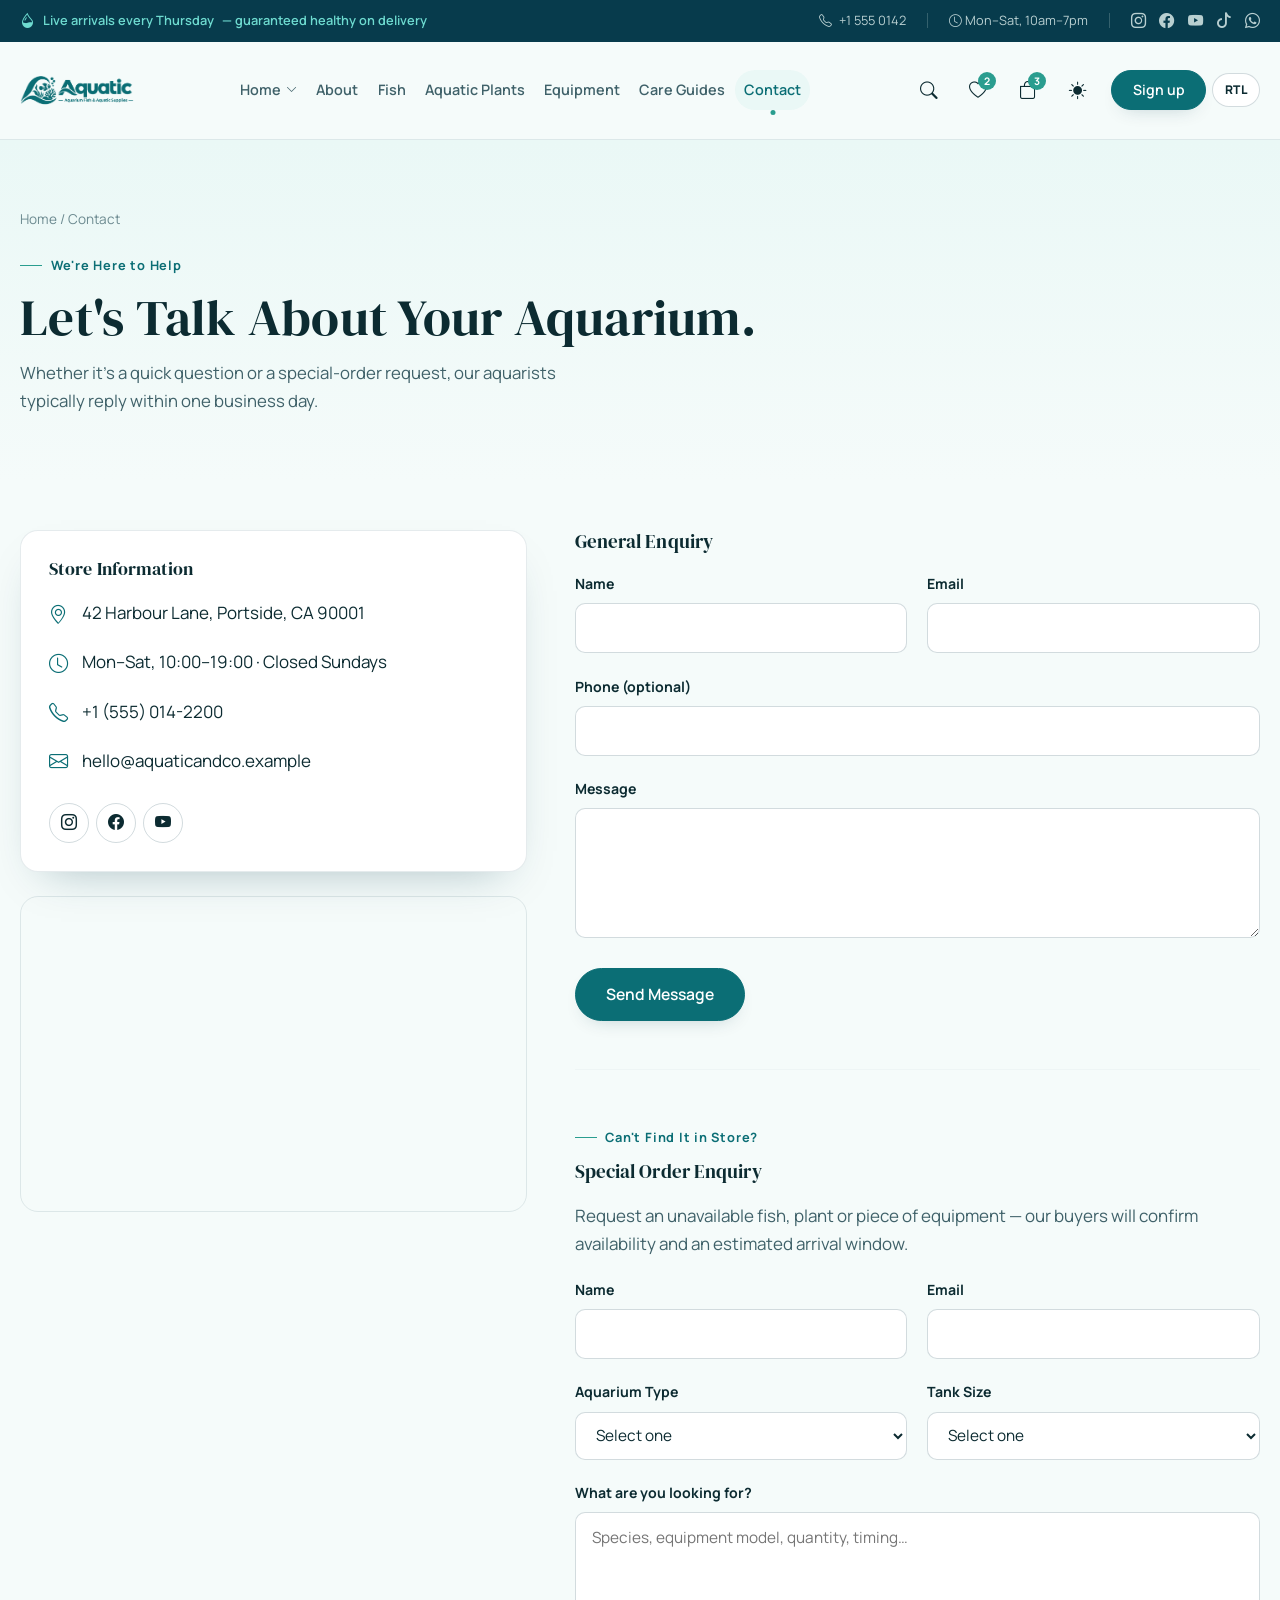
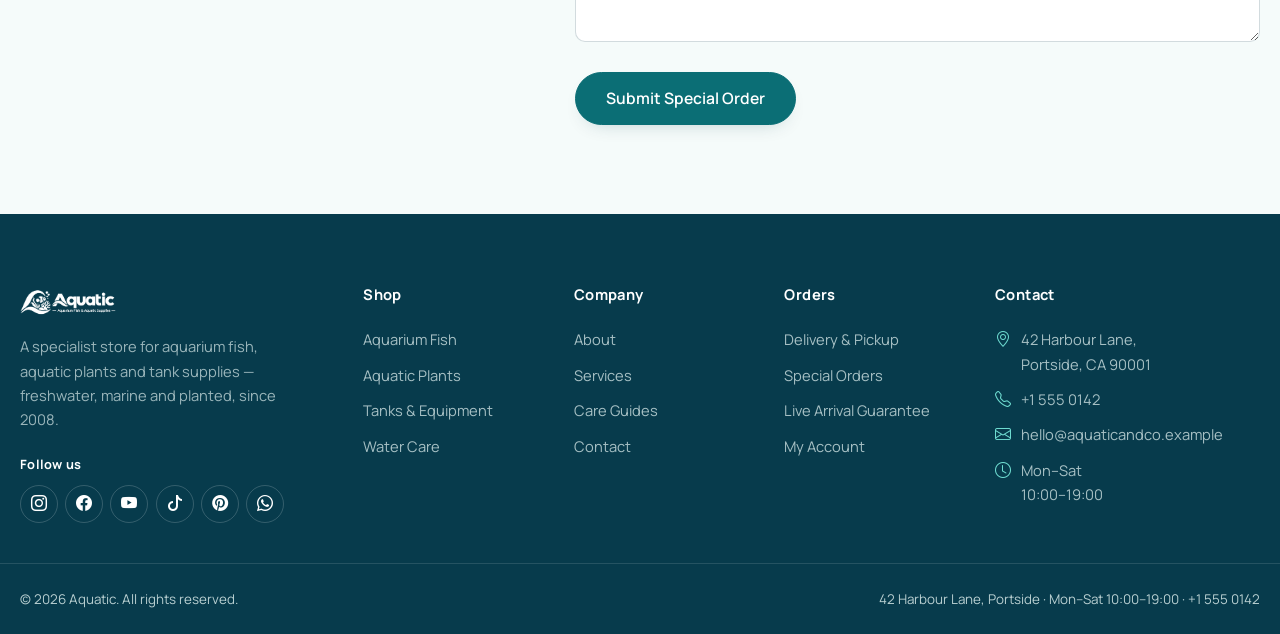
<file: pages/contact.html>
<!DOCTYPE html>
<html lang="en" dir="ltr">
<head>
<meta charset="UTF-8">
<meta name="viewport" content="width=device-width, initial-scale=1.0">
<title>Contact & Special Orders | Aquatic</title>
<meta name="description" content="Visit our showroom, ask an aquarium specialist a question, or request a special-order fish or piece of equipment.">
<link rel="canonical" href="https://www.aquaticandco.example/pages/contact.html">
<meta property="og:type" content="website">
<meta property="og:title" content="Contact & Special Orders | Aquatic">
<meta property="og:description" content="Visit our showroom or request a special-order fish or piece of equipment.">
<meta property="og:image" content="https://commons.wikimedia.org/wiki/Special:FilePath/125L_planted_tank.jpg">

<link rel="preconnect" href="https://fonts.googleapis.com">
<link href="https://fonts.googleapis.com/css2?family=DM+Serif+Display&family=Manrope:wght@400;500;600;700;800&display=swap" rel="stylesheet">
<link href="https://cdn.jsdelivr.net/npm/bootstrap@5.3.3/dist/css/bootstrap.min.css" rel="stylesheet">
<link rel="stylesheet" href="https://cdn.jsdelivr.net/npm/bootstrap-icons@1.11.3/font/bootstrap-icons.css">
<link rel="stylesheet" href="../assets/css/style.css">
<link rel="stylesheet" href="../assets/css/dark-mode.css">
<link rel="shortcut icon" href="../assets/images/icon.png" type="image/x-icon">

<script type="application/ld+json">
{
  "@context": "https://schema.org",
  "@type": "LocalBusiness",
  "name": "Aquatic",
  "telephone": "+1-555-0142",
  "email": "hello@aquaticandco.example",
  "address": {"@type":"PostalAddress","streetAddress":"42 Harbour Lane","addressLocality":"Portside","addressRegion":"CA","postalCode":"90001"},
  "openingHours": "Mo-Sa 10:00-19:00"
}
</script>
<link rel="stylesheet" href="../assets/css/rtl.css">
</head>
<body>
<a class="skip-link" href="#main">Skip to content</a>
<!-- ============ TOP BAR ============ -->
<div class="topbar">
  <div class="container-wide topbar-inner">
    <span class="topbar-note"><i class="bi bi-droplet-half"></i> Live arrivals every Thursday<span class="topbar-note-long"> &mdash; guaranteed healthy on delivery</span></span>
    <div class="topbar-links">
      <a href="tel:+15550142"><i class="bi bi-telephone"></i> +1 555 0142</a>
      <span class="topbar-sep"></span>
      <span class="topbar-hours"><i class="bi bi-clock"></i> Mon&ndash;Sat, 10am&ndash;7pm</span>
      <span class="topbar-sep"></span>
      <span class="topbar-social">
        <a href="#" aria-label="Instagram"><i class="bi bi-instagram"></i></a>
        <a href="#" aria-label="Facebook"><i class="bi bi-facebook"></i></a>
        <a href="#" aria-label="YouTube"><i class="bi bi-youtube"></i></a>
        <a href="#" aria-label="TikTok"><i class="bi bi-tiktok"></i></a>
        <a href="#" aria-label="WhatsApp"><i class="bi bi-whatsapp"></i></a>
      </span>
    </div>
  </div>
</div>

<!-- ============ HEADER ============ -->
<header class="site-header">
  <div class="container-wide header-inner">
    <a href="../index.html" class="brand"><img src="../assets/images/logo.png" alt="Aquatic" class="brand-logo"></a>

    <nav class="main-nav" aria-label="Primary">
      <div class="nav-item has-dropdown">
        <button type="button" class="nav-link" data-dropdown-toggle aria-expanded="false" aria-haspopup="true">
          Home <i class="bi bi-chevron-down" aria-hidden="true"></i>
        </button>
        <div class="nav-dropdown">
          <a href="../index.html" class="home-card">
            <span class="home-card-thumb"><img src="../assets/images/banner.jpg" alt="" loading="lazy"></span>
            <span class="home-card-text"><strong>Home Page 1</strong><span>Reef hero with live tank stats</span></span>
          </a>
          <a href="../home-2.html" class="home-card">
            <span class="home-card-thumb"><img src="../assets/images/banner1.jpg" alt="" loading="lazy"></span>
            <span class="home-card-text"><strong>Home Page 2</strong><span>Split layout with featured species</span></span>
          </a>
        </div>
      </div>
      <a href="about.html">About</a>
      <a href="fish.html">Fish</a>
      <a href="plants.html">Aquatic Plants</a>
      <a href="equipment.html">Equipment</a>
      <a href="blog.html">Care Guides</a>
      <a href="contact.html" class="active">Contact</a>
    </nav>

    <div class="header-actions">
      <button class="icon-btn search-toggle" data-search-toggle aria-label="Search" aria-expanded="false" aria-controls="headerSearch"><i class="bi bi-search"></i></button>
      <button class="icon-btn wishlist-btn" aria-label="Wishlist"><i class="bi bi-heart"></i><span class="icon-badge">2</span></button>
      <button class="icon-btn bag-btn" aria-label="Your order, 3 items" data-bag><i class="bi bi-bag"></i><span class="icon-badge" data-bag-count>3</span></button>
      <button class="icon-btn theme-toggle" data-theme-toggle aria-label="Toggle dark mode">
        <i class="bi bi-sun-fill" aria-hidden="true"></i>
        <i class="bi bi-moon-stars-fill" aria-hidden="true"></i>
      </button>
      <a href="login.html#signup" class="btn btn-primary btn-sm header-cta">Sign up</a>
      <button class="rtl-toggle" type="button" data-rtl-toggle aria-pressed="false">RTL</button>
      <button class="icon-btn menu-btn" data-menu-open aria-label="Open menu" aria-expanded="false" aria-controls="mobileNav">
        <i class="bi bi-list" style="font-size:1.5rem"></i>
      </button>
    </div>
  </div>

  <div class="header-search" id="headerSearch" data-search-panel>
    <div class="header-search-inner">
      <div class="container-wide">
        <form role="search" onsubmit="return false;">
          <input type="search" name="q" placeholder="Search fish, plants, tanks or filters" aria-label="Search the store">
          <button type="submit" class="btn btn-primary">Search</button>
        </form>
      </div>
    </div>
  </div>
</header>

<nav class="mobile-nav" id="mobileNav" aria-label="Mobile">
  <div class="mobile-nav-top">
    <span class="brand"><img src="../assets/images/logo.png" alt="Aquatic" class="brand-logo"></span>
    <button class="icon-btn" data-menu-close aria-label="Close menu"><i class="bi bi-x-lg"></i></button>
  </div>

  <button type="button" class="m-sub-toggle" data-sub-toggle aria-expanded="false">
    Home <i class="bi bi-chevron-down" aria-hidden="true"></i>
  </button>
  <div class="mobile-sub">
    <div>
      <a href="../index.html" class="">Home Page 1</a>
      <a href="../home-2.html" class="">Home Page 2</a>
    </div>
  </div>

  <a href="about.html">About</a>
  <a href="fish.html">Fish</a>
  <a href="plants.html">Aquatic Plants</a>
  <a href="equipment.html">Equipment</a>
  <a href="blog.html">Care Guides</a>
  <a href="contact.html">Contact</a>

  <div class="mobile-actions">
    <a href="login.html#signup" class="btn btn-primary btn-sm">Sign up</a>
    <a href="tel:+15550142" class="btn btn-outline btn-sm m-call"><i class="bi bi-telephone"></i> Call the store</a>
  </div>
</nav>

<main id="main">
  <section class="page-hero">
    <div class="container-wide">
      <div class="crumbs"><a href="../index.html">Home</a> / Contact</div>
      <span class="eyebrow">We're Here to Help</span>
      <h1 class="font-display" style="font-size:var(--fs-h1); margin-top:.75rem;">Let's Talk About Your Aquarium.</h1>
      <p style="margin-top:.75rem; max-width:560px; font-size:1.05rem;">Whether it's a quick question or a special-order request, our aquarists typically reply within one business day.</p>
    </div>
  </section>

  <section class="section" style="padding-top:0">
    <div class="container-wide contact-grid">

      <div class="contact-sidebar">
        <div class="glass-panel" style="padding:1.75rem; background:var(--surface-1); border-color:var(--border-soft);">
          <h3 style="font-size:1.1rem; margin-bottom:1.25rem;">Store Information</h3>
          <div style="display:flex; gap:.9rem; margin-bottom:1.1rem;"><i class="bi bi-geo-alt" style="color:var(--clr-primary); font-size:1.2rem;"></i><span>42 Harbour Lane, Portside, CA 90001</span></div>
          <div style="display:flex; gap:.9rem; margin-bottom:1.1rem;"><i class="bi bi-clock" style="color:var(--clr-primary); font-size:1.2rem;"></i><span>Mon–Sat, 10:00–19:00 · Closed Sundays</span></div>
          <div style="display:flex; gap:.9rem; margin-bottom:1.1rem;"><i class="bi bi-telephone" style="color:var(--clr-primary); font-size:1.2rem;"></i><span>+1 (555) 014-2200</span></div>
          <div style="display:flex; gap:.9rem;"><i class="bi bi-envelope" style="color:var(--clr-primary); font-size:1.2rem;"></i><span>hello@aquaticandco.example</span></div>
          <div class="footer-social" style="margin-top:1.5rem;">
            <a href="#" aria-label="Instagram" style="border-color:var(--border-strong); color:var(--text-primary);"><i class="bi bi-instagram"></i></a>
            <a href="#" aria-label="Facebook" style="border-color:var(--border-strong); color:var(--text-primary);"><i class="bi bi-facebook"></i></a>
                      <a href="#" aria-label="YouTube" style="border-color:var(--border-strong); color:var(--text-primary);"><i class="bi bi-youtube"></i></a>
          </div>
        </div>
        <div class="map-embed" style="margin-top:1.5rem; aspect-ratio:16/10; border-radius:var(--radius-md); overflow:hidden; border:1px solid var(--border-soft);">
          <iframe src="https://www.google.com/maps/embed?pb=!1m16!1m12!1m3!1d6511972.001073155!2d-124.59777351102802!3d37.16045450929315!2m3!1f0!2f0!3f0!3m2!1i1024!2i768!4f13.1!2m1!1s%2042%20Harbour%20Lane%2C%20Portside%2C%20CA%2090001!5e0!3m2!1sen!2sin!4v1789462465226!5m2!1sen!2sin" style="border:0; width:100%; height:100%; display:block;" allowfullscreen="" loading="lazy" referrerpolicy="strict-origin-when-cross-origin" title="Map to Aquatic store"></iframe>
        </div>
      </div>

      <div>
        <!-- GENERAL CONTACT FORM -->
        <div class="form-success" role="status"><i class="bi bi-check-circle-fill"></i> Thanks — your message has been sent. We'll be in touch within one business day.</div>
        <h3 style="font-size:1.2rem; margin-bottom:1.25rem;">General Enquiry</h3>
        <!-- TODO: point action at your Formspree endpoint, e.g. https://formspree.io/f/yourFormId -->
        <form data-validate novalidate action="https://formspree.io/f/yourFormId" method="POST">
          <div class="form-grid-2">
            <div class="form-field">
              <label for="name">Name</label>
              <input type="text" id="name" name="name" required>
              <span class="error-msg">Please enter your name.</span>
            </div>
            <div class="form-field">
              <label for="email">Email</label>
              <input type="email" id="email" name="email" required>
              <span class="error-msg">Please enter a valid email.</span>
            </div>
          </div>
          <div class="form-field">
            <label for="phone">Phone (optional)</label>
            <input type="tel" id="phone" name="phone">
          </div>
          <div class="form-field">
            <label for="message">Message</label>
            <textarea id="message" name="message" required></textarea>
            <span class="error-msg">Let us know how we can help.</span>
          </div>
          <button type="submit" class="btn btn-primary">Send Message</button>
        </form>

        <hr style="margin:3rem 0; border-color:var(--border-soft);">

        <!-- SPECIAL ORDER ENQUIRY FORM -->
        <div id="special-order">
          <span class="eyebrow">Can't Find It in Store?</span>
          <h3 style="font-size:1.2rem; margin:.75rem 0 1.25rem;">Special Order Enquiry</h3>
          <p style="margin-bottom:1.25rem;">Request an unavailable fish, plant or piece of equipment — our buyers will confirm availability and an estimated arrival window.</p>
          <!-- TODO: point action at your Formspree/Netlify endpoint -->
          <form data-validate novalidate action="https://formspree.io/f/yourFormId" method="POST">
            <div class="form-grid-2">
              <div class="form-field">
                <label for="so-name">Name</label>
                <input type="text" id="so-name" name="name" required>
                <span class="error-msg">Please enter your name.</span>
              </div>
              <div class="form-field">
                <label for="so-email">Email</label>
                <input type="email" id="so-email" name="email" required>
                <span class="error-msg">Please enter a valid email.</span>
              </div>
            </div>
            <div class="form-grid-2">
              <div class="form-field">
                <label for="aquarium-type">Aquarium Type</label>
                <select id="aquarium-type" name="aquarium_type" required>
                  <option value="">Select one</option>
                  <option>Freshwater</option>
                  <option>Marine</option>
                  <option>Brackish</option>
                  <option>Planted</option>
                </select>
                <span class="error-msg">Please select an aquarium type.</span>
              </div>
              <div class="form-field">
                <label for="tank-size">Tank Size</label>
                <select id="tank-size" name="tank_size" required>
                  <option value="">Select one</option>
                  <option>Nano (≤10 gal)</option>
                  <option>Small (10–29 gal)</option>
                  <option>Medium (30–74 gal)</option>
                  <option>Large (75+ gal)</option>
                </select>
                <span class="error-msg">Please select a tank size.</span>
              </div>
            </div>
            <div class="form-field">
              <label for="so-message">What are you looking for?</label>
              <textarea id="so-message" name="message" required placeholder="Species, equipment model, quantity, timing…"></textarea>
              <span class="error-msg">Please describe what you'd like to order.</span>
            </div>
            <button type="submit" class="btn btn-primary">Submit Special Order</button>
          </form>
        </div>
      </div>
    </div>
  </section>
</main>

<footer class="site-footer">
  <div class="container-wide footer-top">
    <div class="footer-brand">
      <span class="brand footer-brand-logo"><img src="../assets/images/logo.png" alt="Aquatic" class="brand-logo"></span>
      <p>A specialist store for aquarium fish, aquatic plants and tank supplies — freshwater, marine and planted, since 2008.</p>
      <span class="footer-social-label">Follow us</span>
      <div class="footer-social">
        <a href="https://www.instagram.com/" target="_blank" rel="noopener" aria-label="Aquatic on Instagram"><i class="bi bi-instagram"></i></a>
        <a href="https://www.facebook.com/" target="_blank" rel="noopener" aria-label="Aquatic on Facebook"><i class="bi bi-facebook"></i></a>
        <a href="https://www.youtube.com/" target="_blank" rel="noopener" aria-label="Aquatic on YouTube"><i class="bi bi-youtube"></i></a>
        <a href="https://www.tiktok.com/" target="_blank" rel="noopener" aria-label="Aquatic on TikTok"><i class="bi bi-tiktok"></i></a>
        <a href="https://www.pinterest.com/" target="_blank" rel="noopener" aria-label="Aquatic on Pinterest"><i class="bi bi-pinterest"></i></a>
        <a href="https://wa.me/15550142" target="_blank" rel="noopener" aria-label="Message Aquatic on WhatsApp"><i class="bi bi-whatsapp"></i></a>
      </div>
    </div>
    <div>
      <h5>Shop</h5>
      <a href="fish.html">Aquarium Fish</a>
      <a href="plants.html">Aquatic Plants</a>
      <a href="equipment.html">Tanks &amp; Equipment</a>
      <a href="equipment.html#testing">Water Care</a>
    </div>
    <div>
      <h5>Company</h5>
      <a href="about.html">About</a>
      <a href="services.html">Services</a>
      <a href="blog.html">Care Guides</a>
      <a href="contact.html">Contact</a>
    </div>
    <div>
      <h5>Orders</h5>
      <a href="contact.html">Delivery &amp; Pickup</a>
      <a href="contact.html#special-order">Special Orders</a>
      <a href="contact.html">Live Arrival Guarantee</a>
      <a href="login.html">My Account</a>
    </div>
    <div class="footer-contact">
      <h5>Contact</h5>
      <a href="https://maps.google.com/?q=42+Harbour+Lane+Portside+CA+90001" target="_blank" rel="noopener"><i class="bi bi-geo-alt" aria-hidden="true"></i><span>42 Harbour Lane,<br>Portside, CA 90001</span></a>
      <a href="tel:+15550142"><i class="bi bi-telephone" aria-hidden="true"></i><span>+1 555 0142</span></a>
      <a href="mailto:hello@aquaticandco.example"><i class="bi bi-envelope" aria-hidden="true"></i><span>hello@aquaticandco.example</span></a>
      <span class="footer-contact-item"><i class="bi bi-clock" aria-hidden="true"></i><span>Mon&ndash;Sat<br>10:00&ndash;19:00</span></span>
    </div>
  </div>
  <div class="container-wide footer-bottom">
    <span>&copy; 2026 Aquatic. All rights reserved.</span>
    <span>42 Harbour Lane, Portside &middot; Mon&ndash;Sat 10:00&ndash;19:00 &middot; <a href="tel:+15550142">+1 555 0142</a></span>
  </div>
</footer>

<script src="../assets/js/main.js"></script>
</body>
</html>
</file>
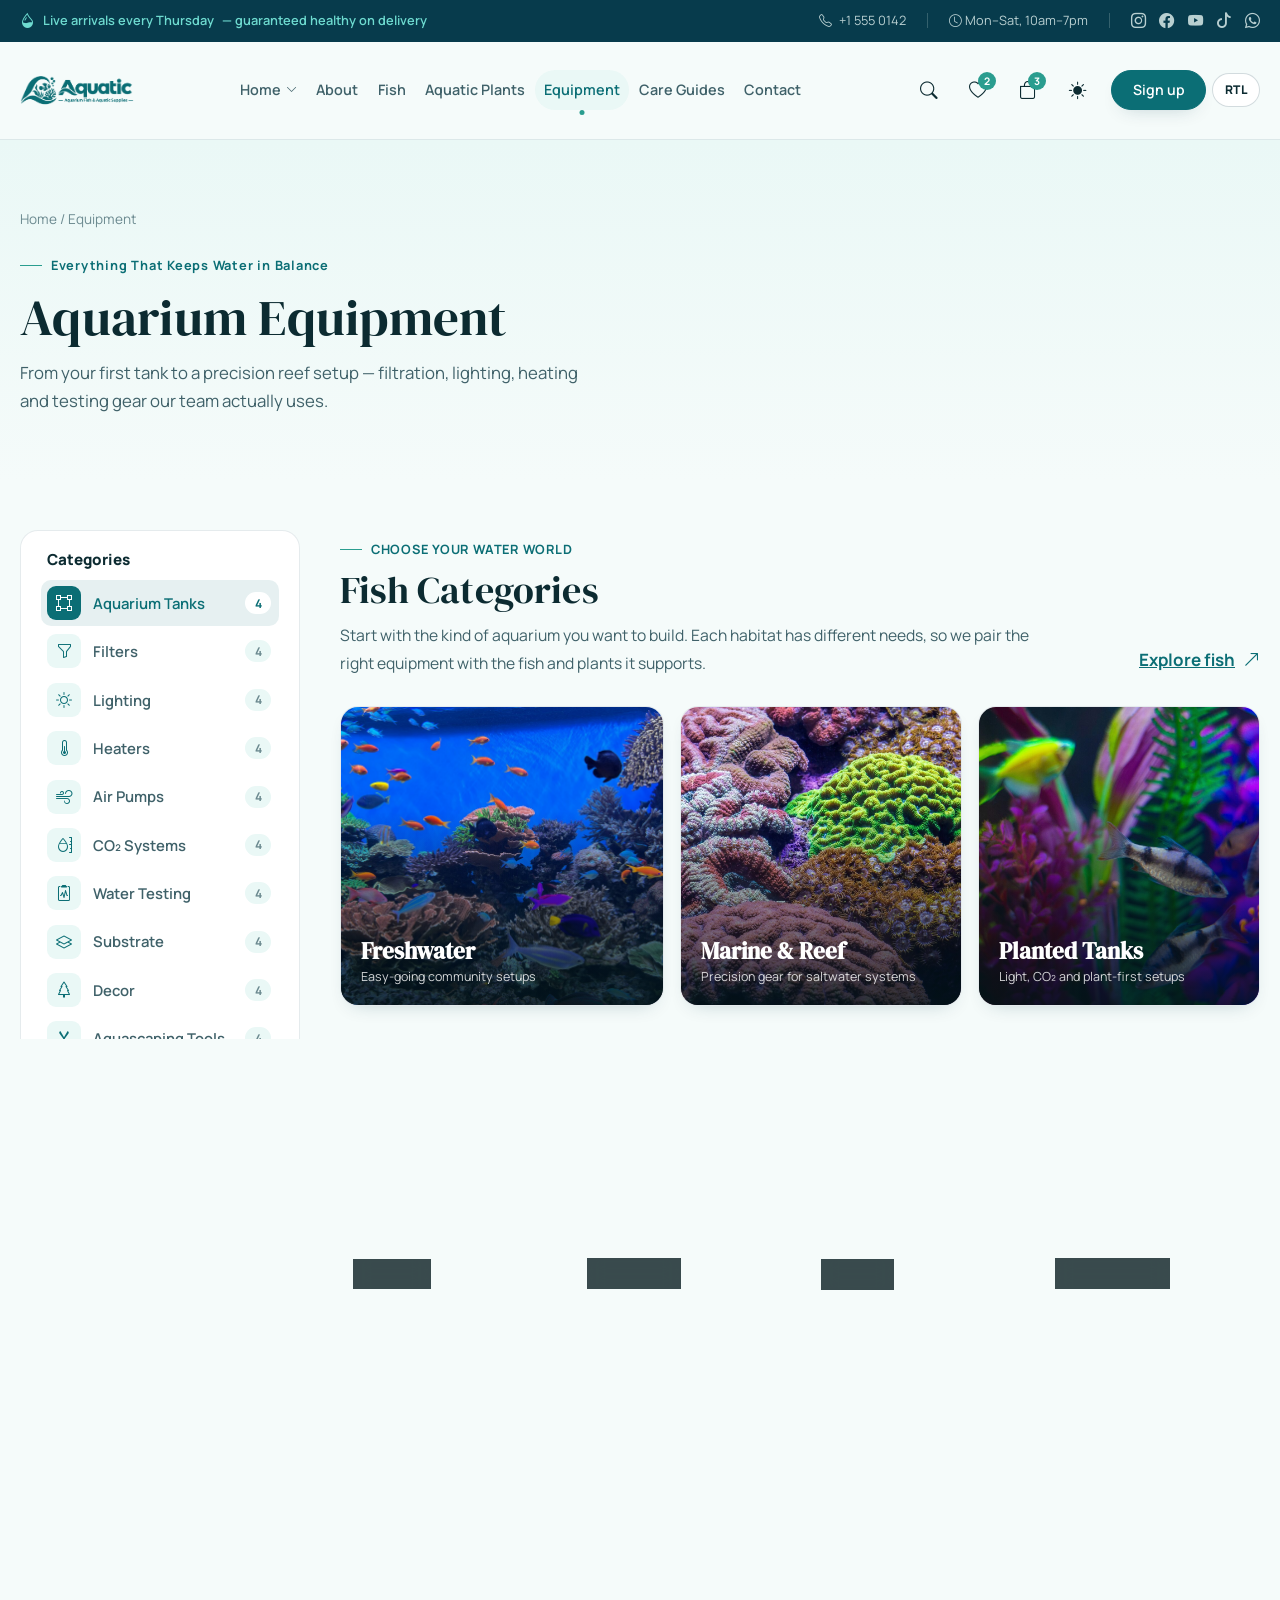
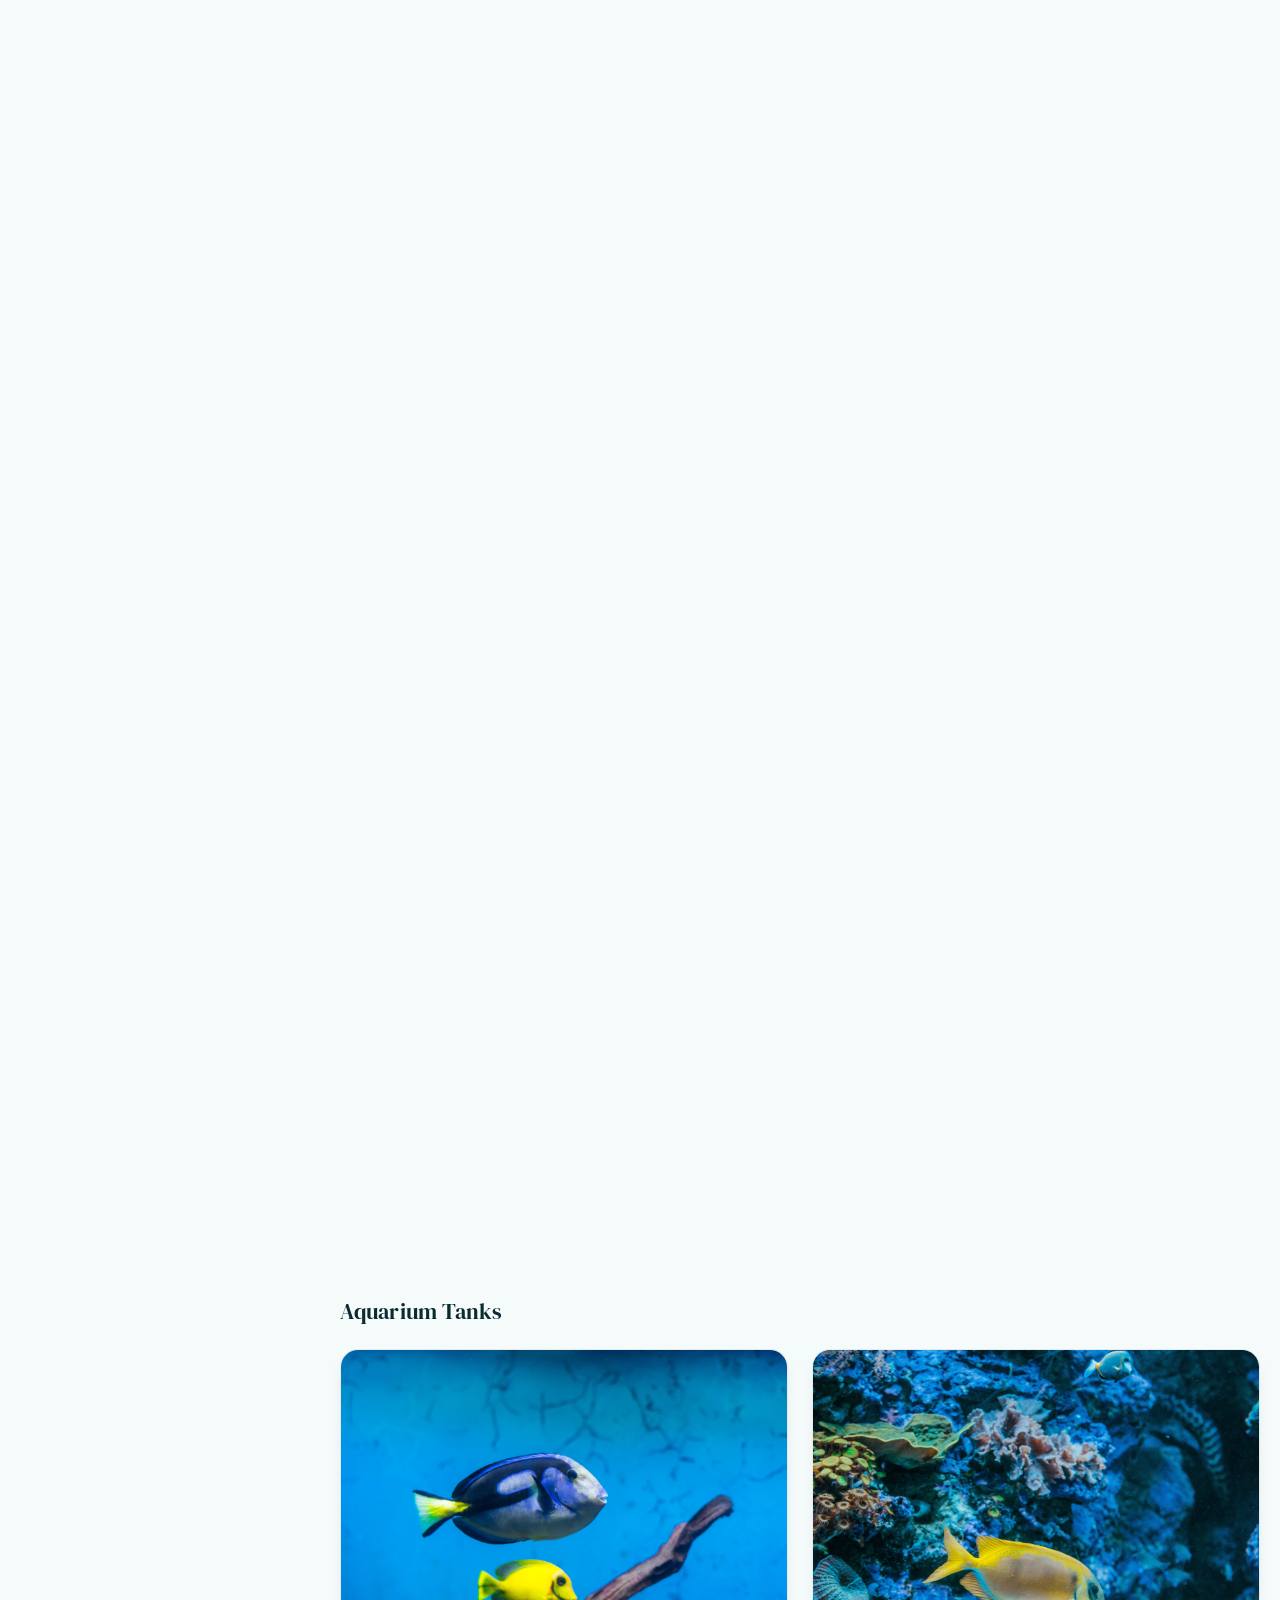
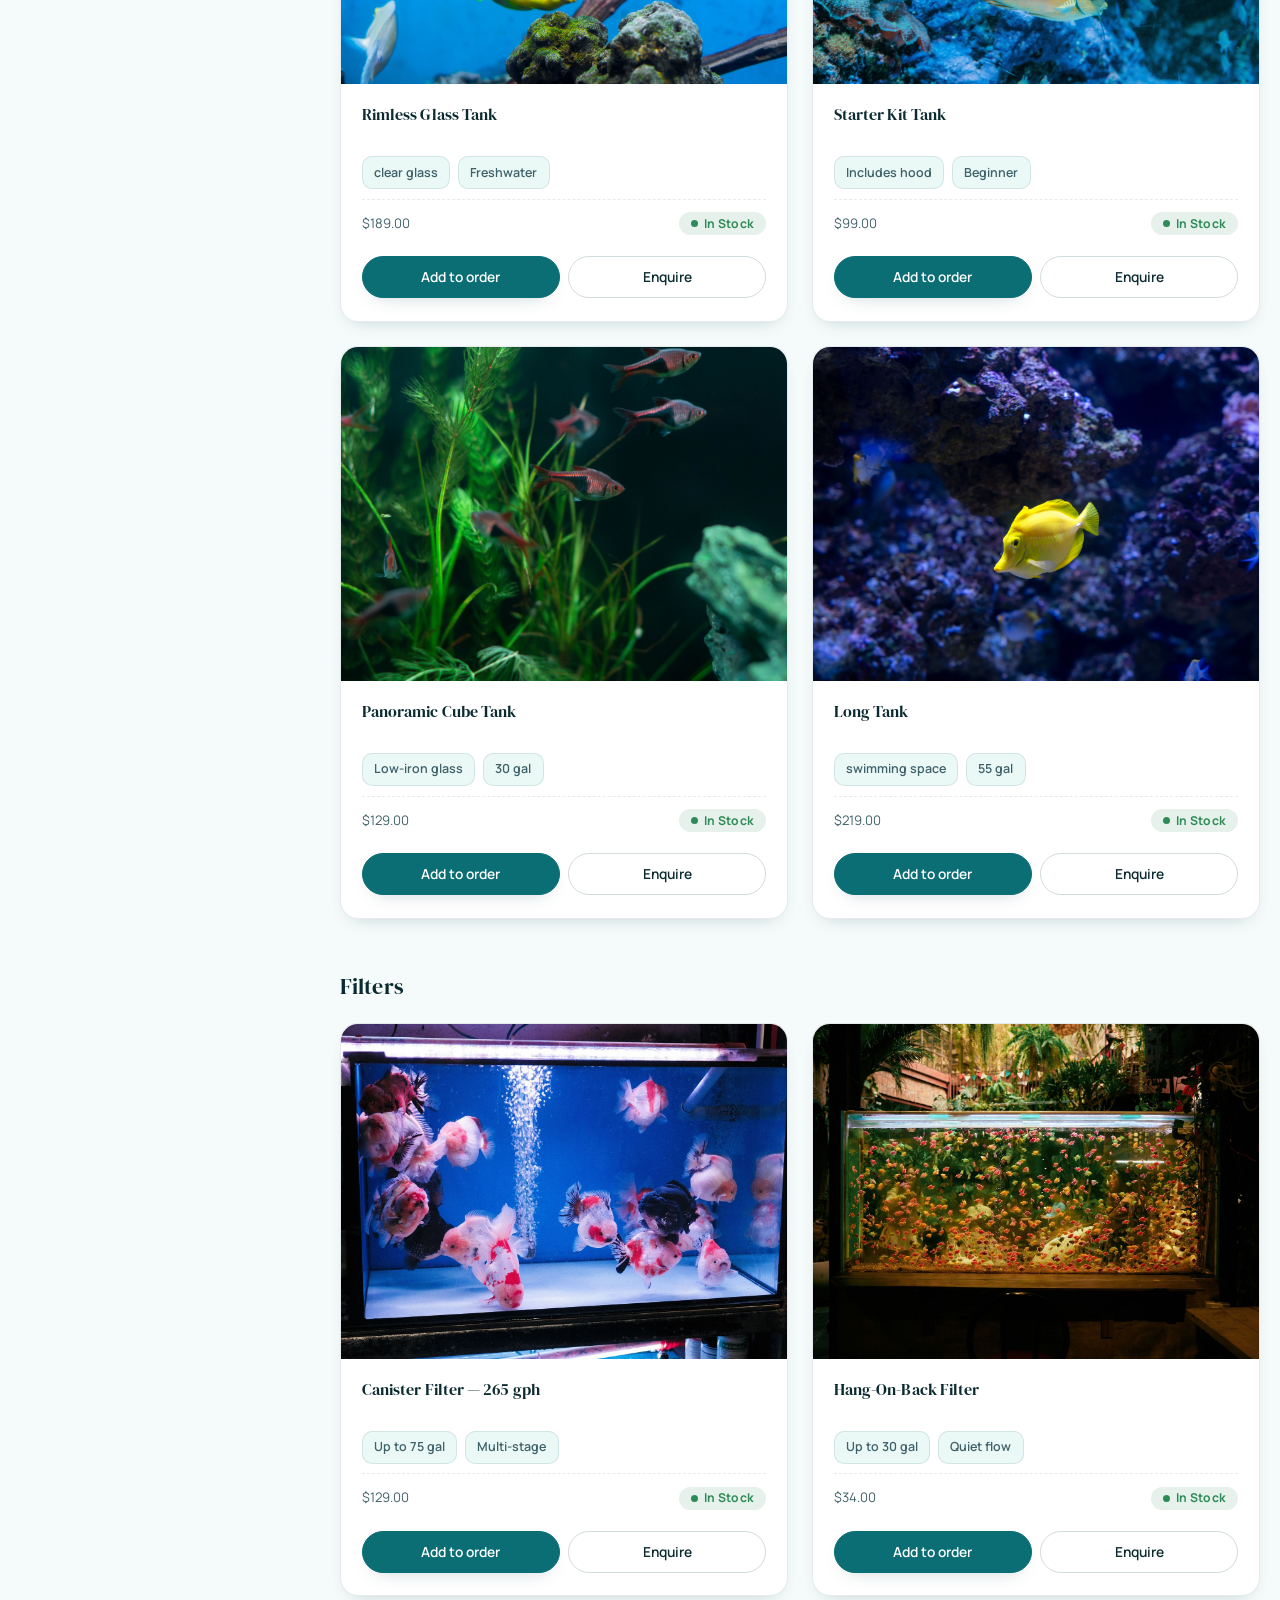
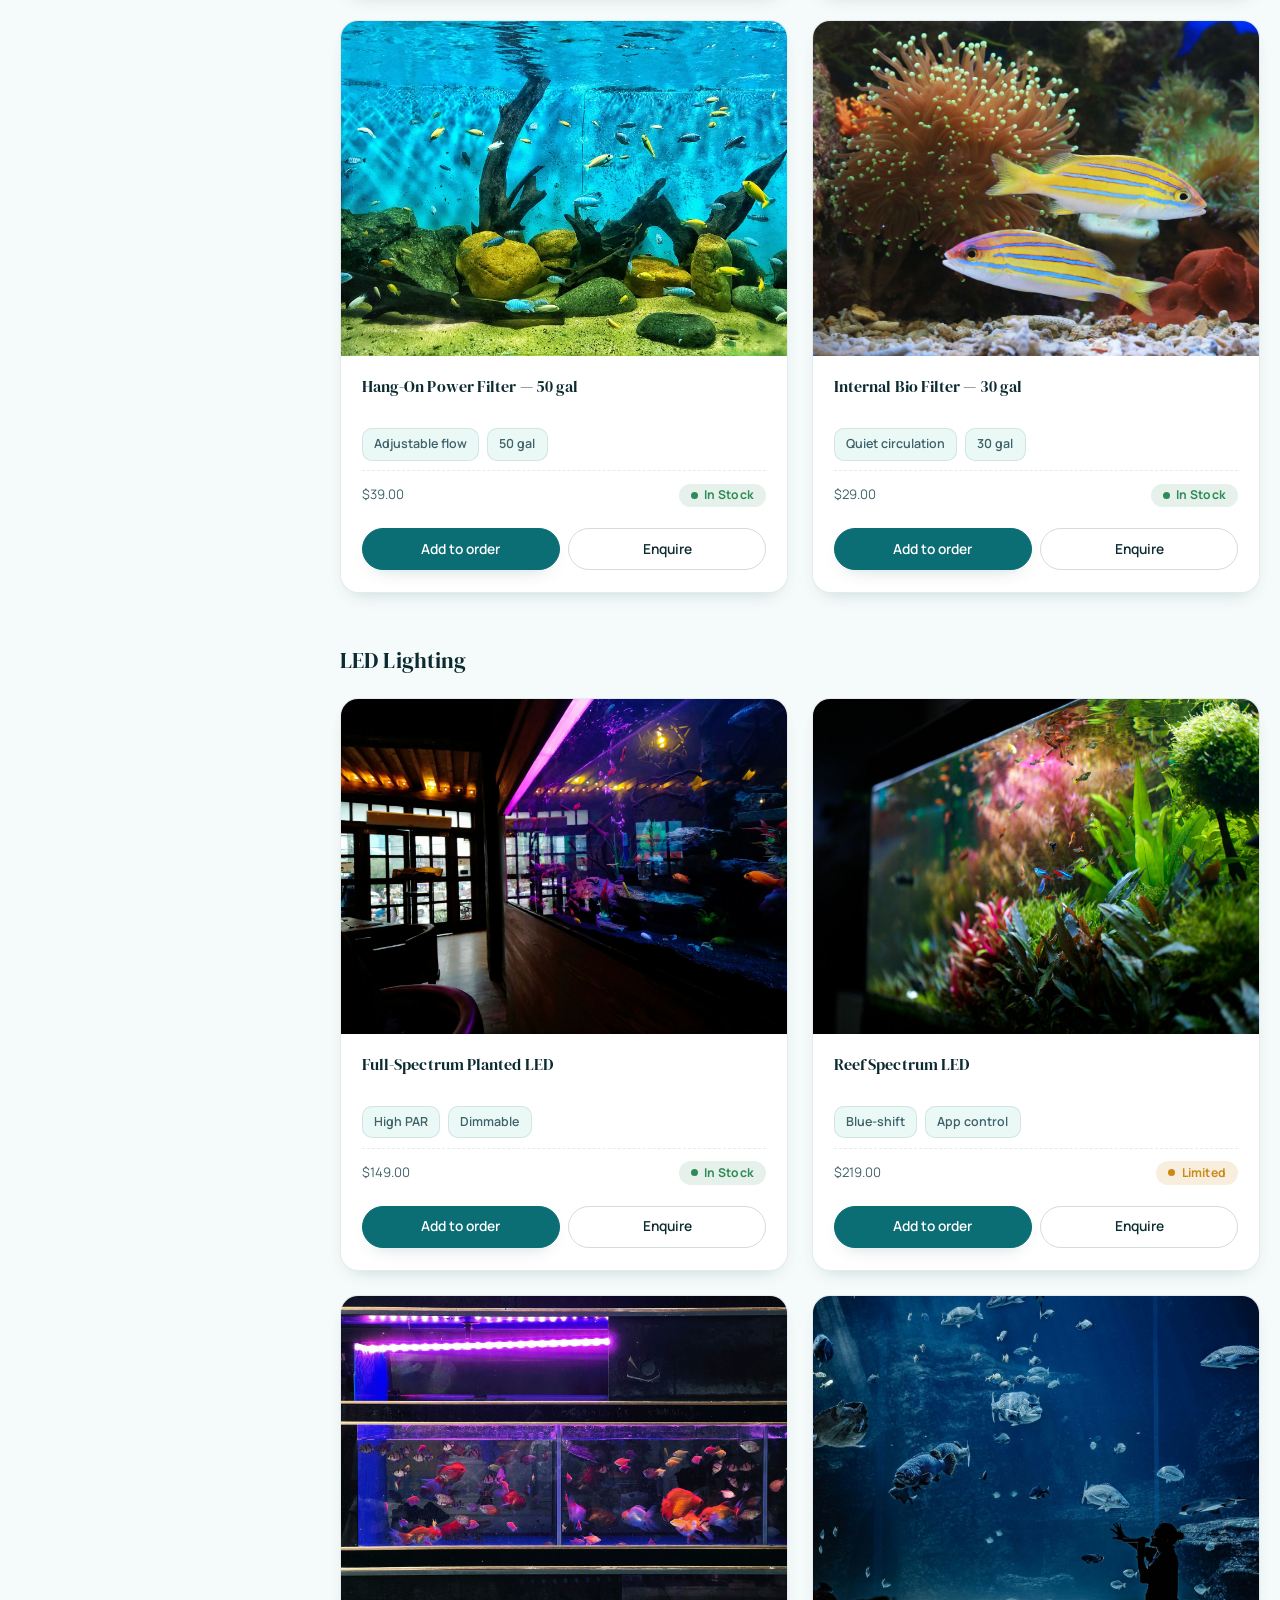
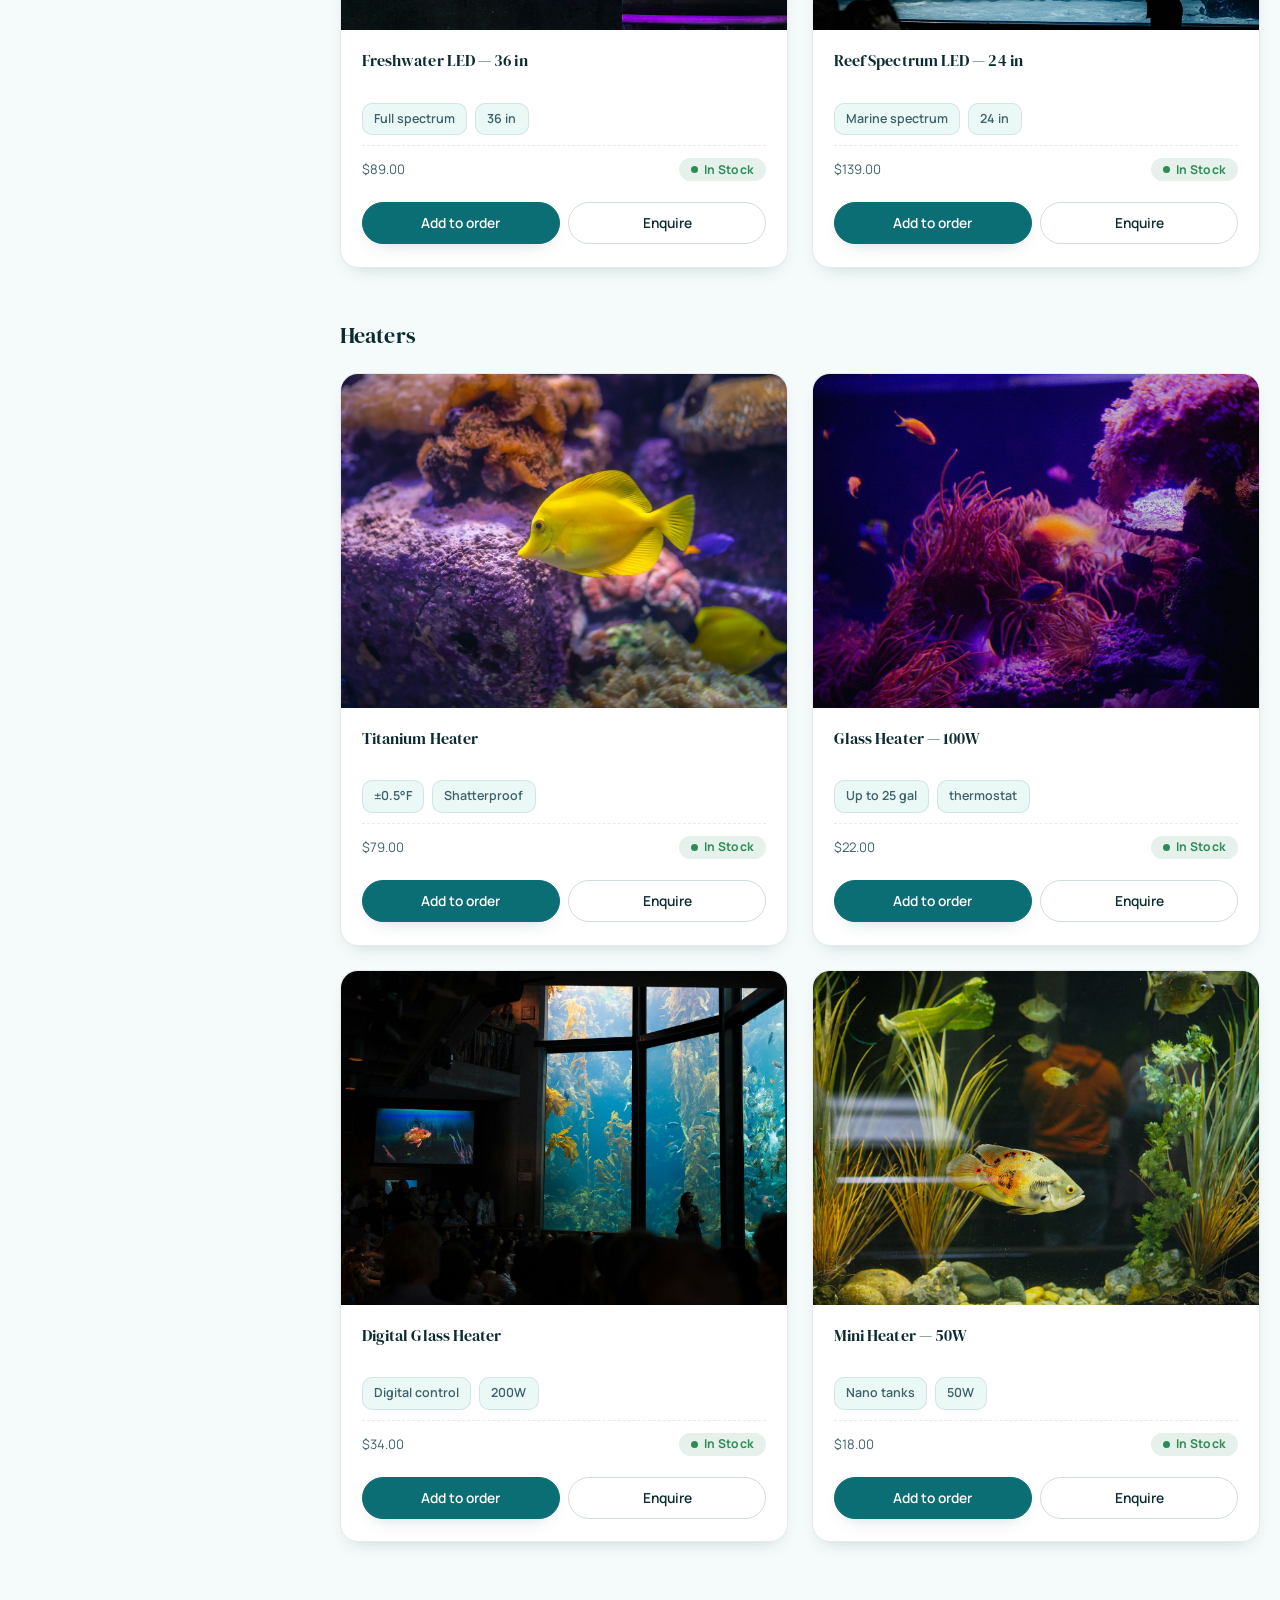
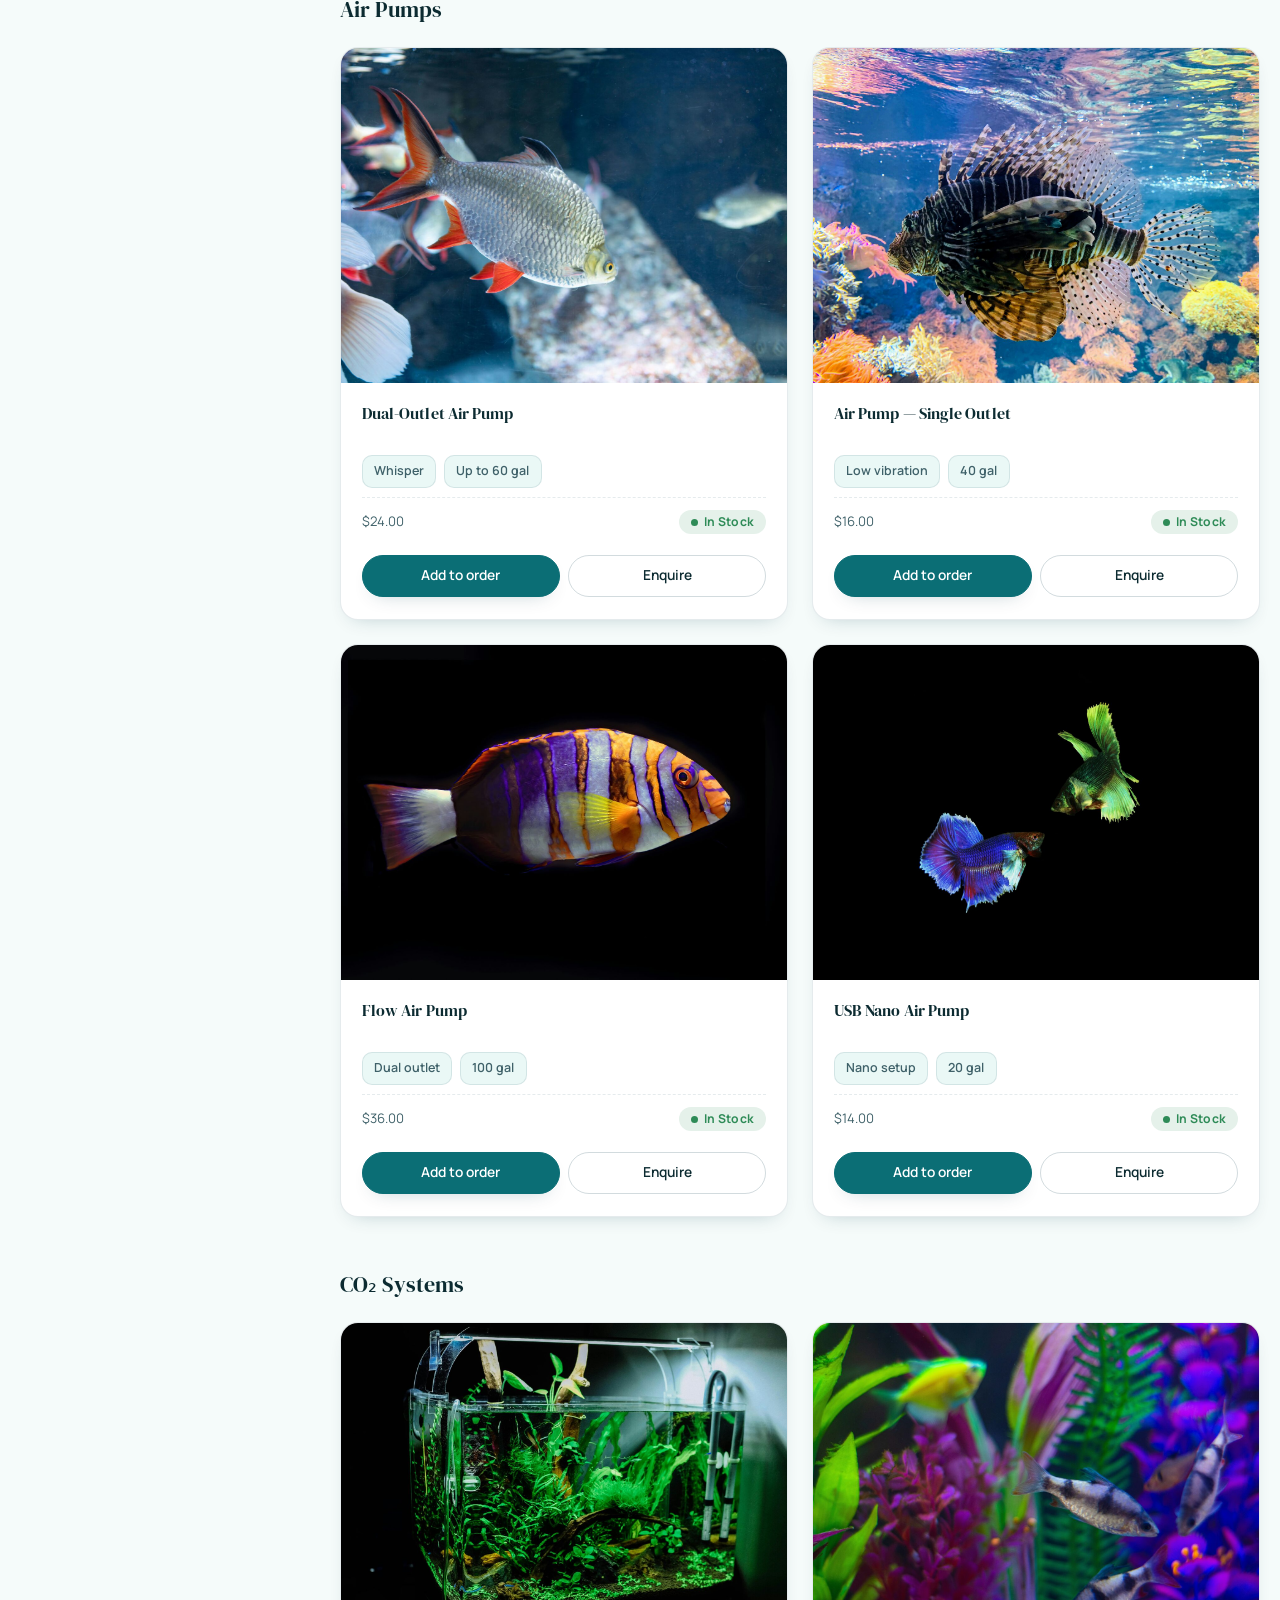
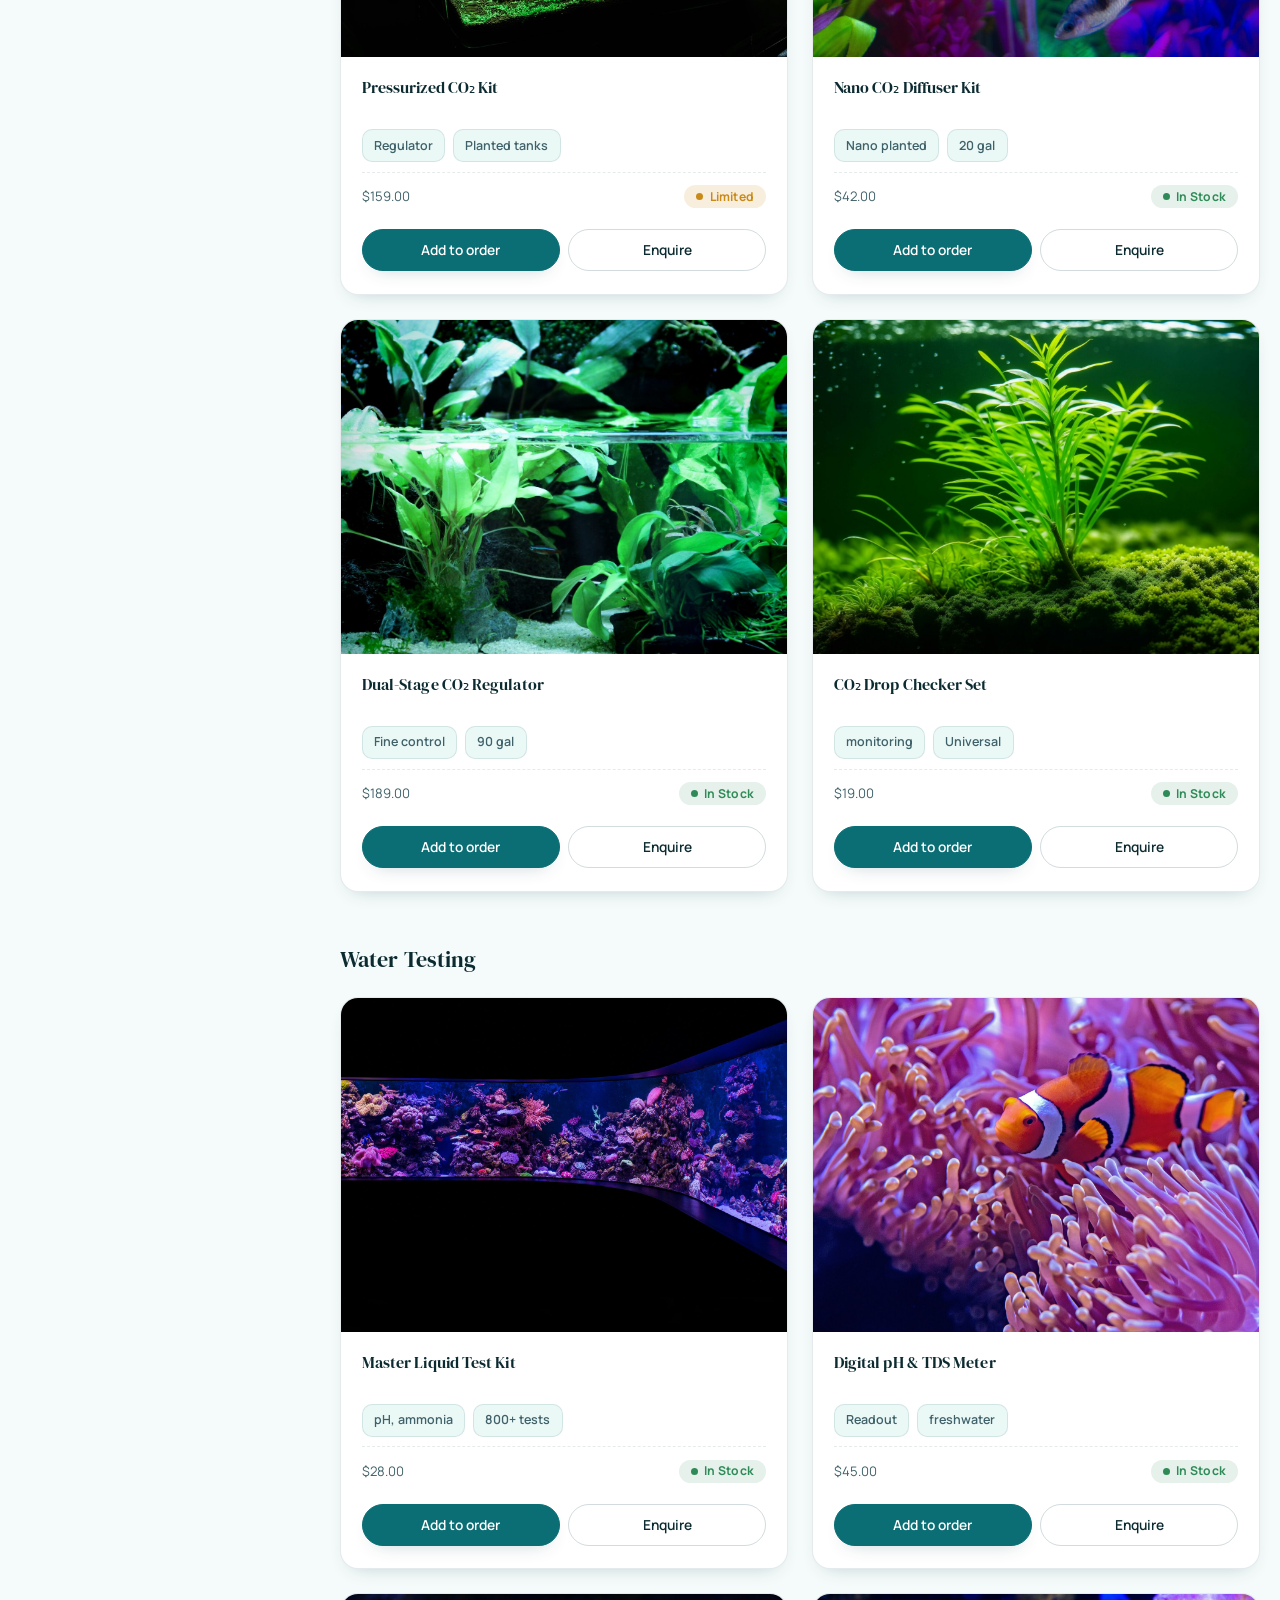
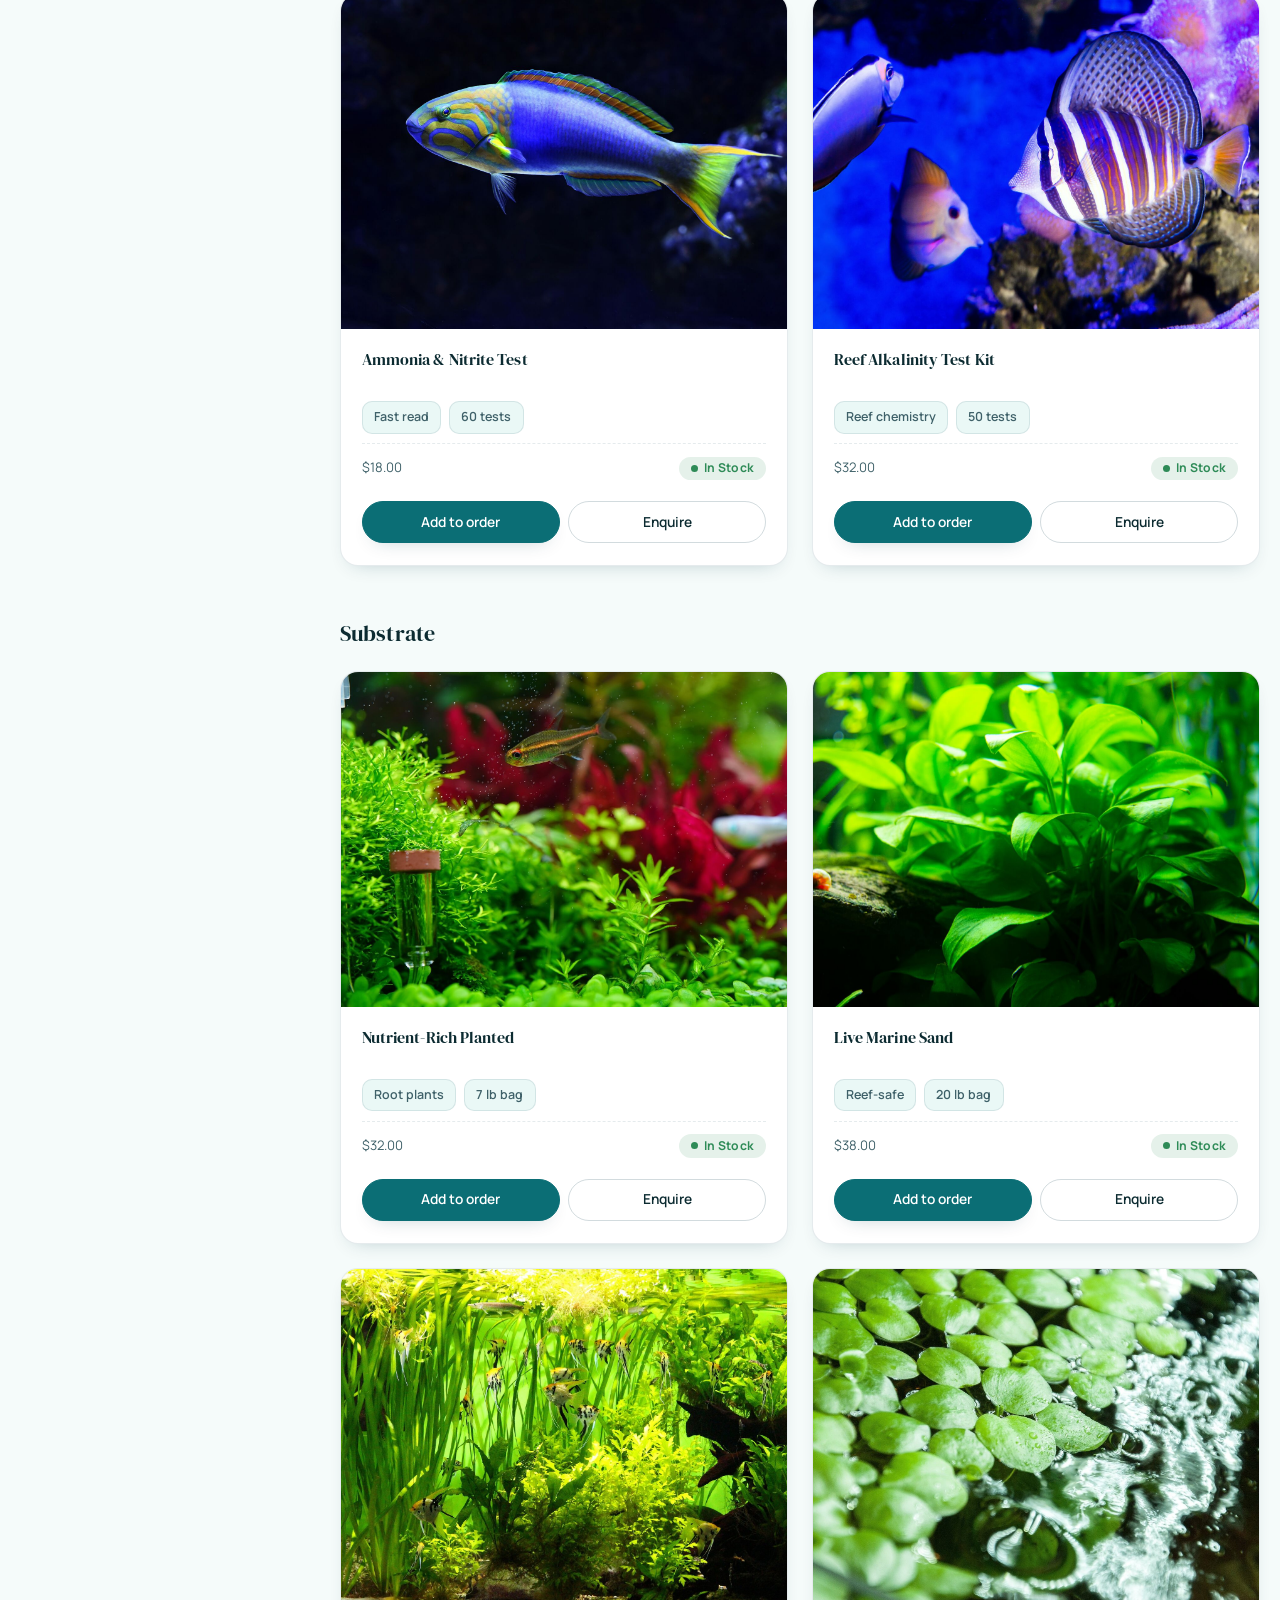
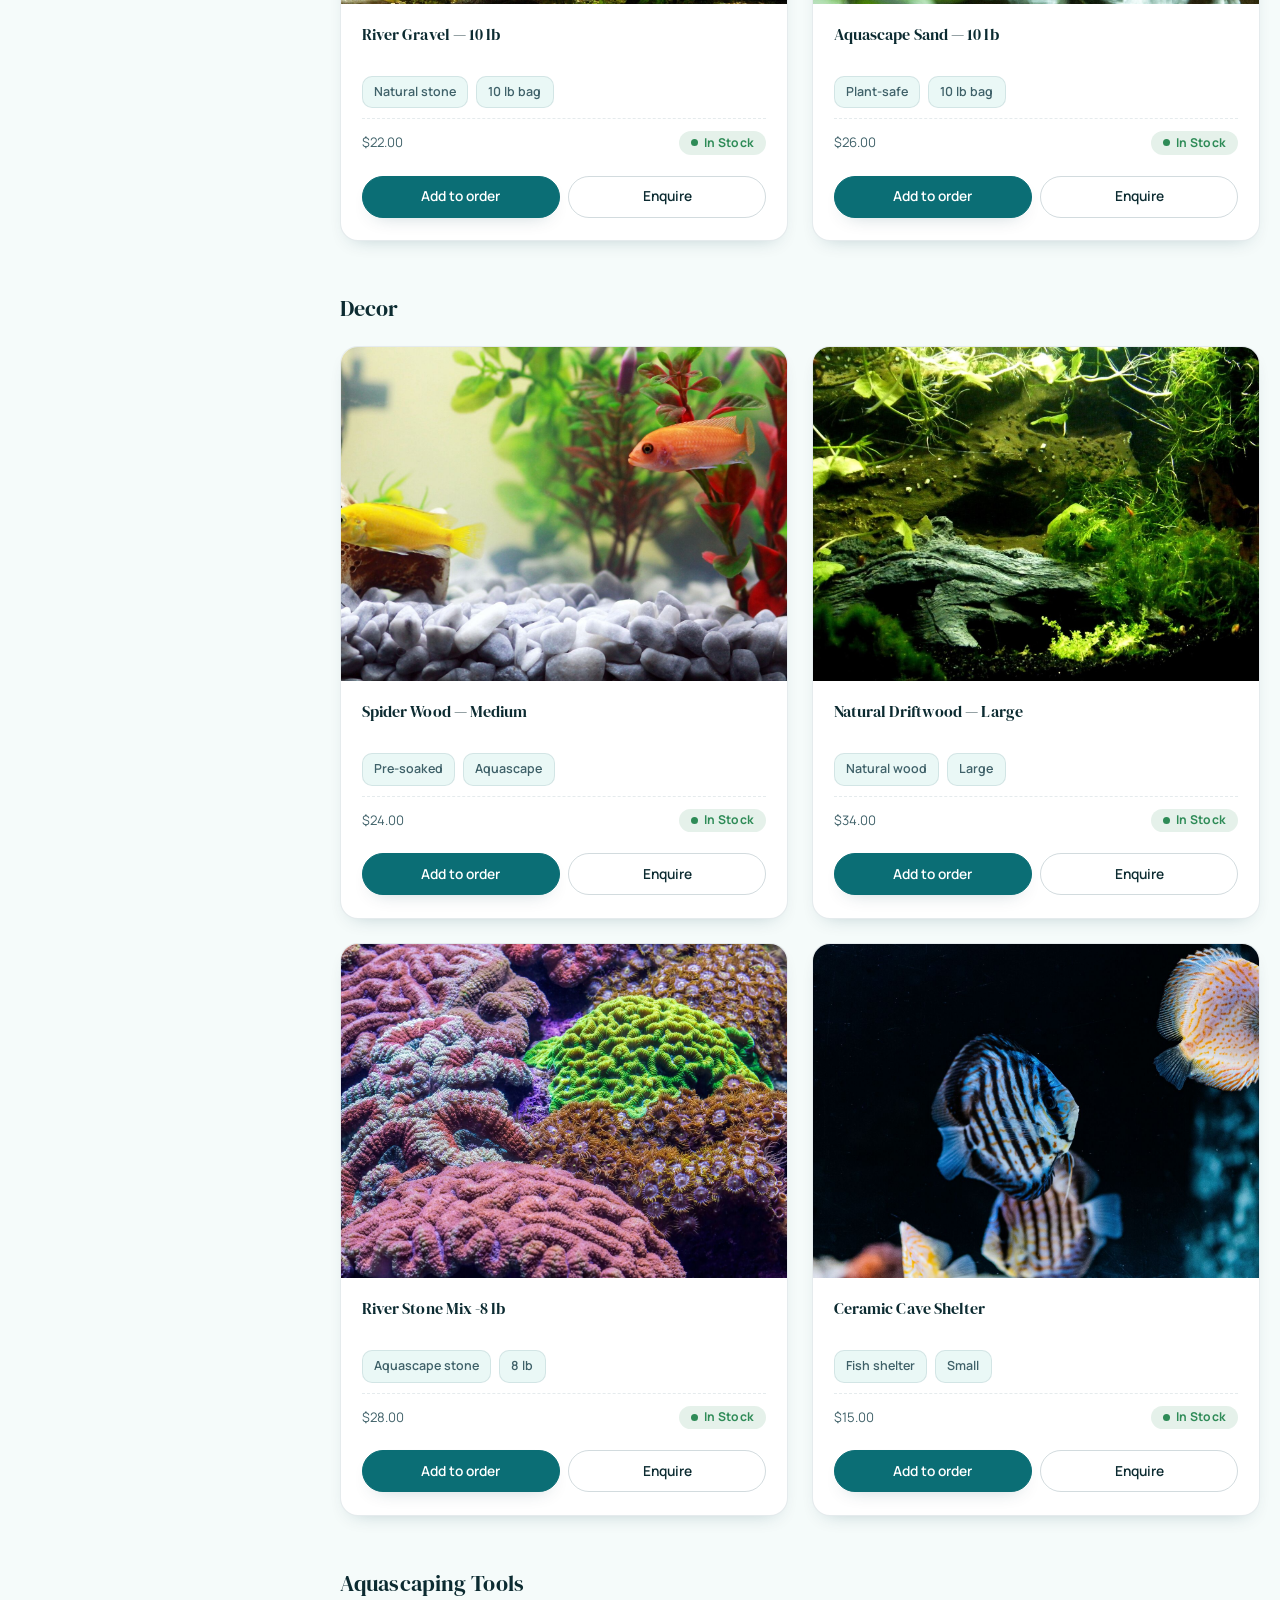
<file: pages/equipment.html>
<!DOCTYPE html>

<html dir="ltr" lang="en">
<head>
<meta charset="utf-8"/>
<meta content="width=device-width, initial-scale=1.0" name="viewport"/>
<title>Aquarium Equipment | Aquatic</title>
<meta content="Tanks, filters, LED lighting, heaters, pumps, CO2 systems, water testing, substrate, decor and aquascaping tools — compared side by side." name="description"/>
<link href="https://www.aquaticandco.example/pages/equipment.html" rel="canonical"/>
<meta content="website" property="og:type"/>
<meta content="Aquarium Equipment | Aquatic" property="og:title"/>
<meta content="Tanks, filters, lighting, heaters and more, compared side by side." property="og:description"/>
<meta content="https://commons.wikimedia.org/wiki/Special:FilePath/125L_planted_tank.jpg" property="og:image"/>
<link href="https://fonts.googleapis.com" rel="preconnect"/>
<link href="https://fonts.googleapis.com/css2?family=DM+Serif+Display&amp;family=Manrope:wght@400;500;600;700;800&amp;display=swap" rel="stylesheet"/>
<link href="https://cdn.jsdelivr.net/npm/bootstrap@5.3.3/dist/css/bootstrap.min.css" rel="stylesheet"/>
<link href="https://cdn.jsdelivr.net/npm/bootstrap-icons@1.11.3/font/bootstrap-icons.css" rel="stylesheet"/>
<link href="../assets/css/style.css" rel="stylesheet"/>
<link href="../assets/css/dark-mode.css" rel="stylesheet"/>
<link href="../assets/images/icon.png" rel="shortcut icon" type="image/x-icon"/>
<script type="application/ld+json">
{
  "@context": "https://schema.org",
  "@type": "ItemList",
  "name": "Aquarium Equipment",
  "itemListElement": [
    {"@type":"Product","name":"Rimless Aquarium Tank"},
    {"@type":"Product","name":"Canister Filter"},
    {"@type":"Product","name":"Full-Spectrum LED Light"}
  ]
}
</script>
<link href="../assets/css/rtl.css" rel="stylesheet"/>
</head>
<body>
<!-- ============ TOP BAR ============ -->
<div class="topbar">
<div class="container-wide topbar-inner">
<span class="topbar-note"><i class="bi bi-droplet-half"></i> Live arrivals every Thursday<span class="topbar-note-long"> — guaranteed healthy on delivery</span></span>
<div class="topbar-links">
<a href="tel:+15550142"><i class="bi bi-telephone"></i> +1 555 0142</a>
<span class="topbar-sep"></span>
<span class="topbar-hours"><i class="bi bi-clock"></i> Mon–Sat, 10am–7pm</span>
<span class="topbar-sep"></span>
<span class="topbar-social">
<a aria-label="Instagram" href="#"><i class="bi bi-instagram"></i></a>
<a aria-label="Facebook" href="#"><i class="bi bi-facebook"></i></a>
<a aria-label="YouTube" href="#"><i class="bi bi-youtube"></i></a>
<a aria-label="TikTok" href="#"><i class="bi bi-tiktok"></i></a>
<a aria-label="WhatsApp" href="#"><i class="bi bi-whatsapp"></i></a>
</span>
</div>
</div>
</div>
<!-- ============ HEADER ============ -->
<header class="site-header">
<div class="container-wide header-inner">
<a class="brand" href="../index.html"><img alt="Aquatic" class="brand-logo" src="../assets/images/logo.png"/></a>
<nav aria-label="Primary" class="main-nav">
<div class="nav-item has-dropdown">
<button aria-expanded="false" aria-haspopup="true" class="nav-link" data-dropdown-toggle="" type="button">
          Home <i aria-hidden="true" class="bi bi-chevron-down"></i>
</button>
<div class="nav-dropdown">
<a class="home-card" href="../index.html">
<span class="home-card-thumb"><img alt="" loading="lazy" src="../assets/images/banner.jpg"/></span>
<span class="home-card-text"><strong>Home Page 1</strong><span>Reef hero with live tank stats</span></span>
</a>
<a class="home-card" href="../home-2.html">
<span class="home-card-thumb"><img alt="" loading="lazy" src="../assets/images/banner1.jpg"/></span>
<span class="home-card-text"><strong>Home Page 2</strong><span>Split layout with featured species</span></span>
</a>
</div>
</div>
<a href="about.html">About</a>
<a href="fish.html">Fish</a>
<a href="plants.html">Aquatic Plants</a>
<a class="active" href="equipment.html">Equipment</a>
<a href="blog.html">Care Guides</a>
<a href="contact.html">Contact</a>
</nav>
<div class="header-actions">
<button aria-controls="headerSearch" aria-expanded="false" aria-label="Search" class="icon-btn search-toggle" data-search-toggle=""><i class="bi bi-search"></i></button>
<button aria-label="Wishlist" class="icon-btn wishlist-btn"><i class="bi bi-heart"></i><span class="icon-badge">2</span></button>
<button aria-label="Your order, 3 items" class="icon-btn bag-btn" data-bag=""><i class="bi bi-bag"></i><span class="icon-badge" data-bag-count="">3</span></button>
<button aria-label="Toggle dark mode" class="icon-btn theme-toggle" data-theme-toggle="">
<i aria-hidden="true" class="bi bi-sun-fill"></i>
<i aria-hidden="true" class="bi bi-moon-stars-fill"></i>
</button>
<a class="btn btn-primary btn-sm header-cta" href="login.html#signup">Sign up</a>
<button aria-pressed="false" class="rtl-toggle" data-rtl-toggle="" type="button">RTL</button>
<button aria-controls="mobileNav" aria-expanded="false" aria-label="Open menu" class="icon-btn menu-btn" data-menu-open="">
<i class="bi bi-list" style="font-size:1.5rem"></i>
</button>
</div>
</div>
<div class="header-search" data-search-panel="" id="headerSearch">
<div class="header-search-inner">
<div class="container-wide">
<form onsubmit="return false;" role="search">
<input aria-label="Search the store" name="q" placeholder="Search fish, plants, tanks or filters" type="search"/>
<button class="btn btn-primary" type="submit">Search</button>
</form>
</div>
</div>
</div>
</header>
<nav aria-label="Mobile" class="mobile-nav" id="mobileNav">
<div class="mobile-nav-top">
<span class="brand"><img alt="Aquatic" class="brand-logo" src="../assets/images/logo.png"/></span>
<button aria-label="Close menu" class="icon-btn" data-menu-close=""><i class="bi bi-x-lg"></i></button>
</div>
<button aria-expanded="false" class="m-sub-toggle" data-sub-toggle="" type="button">
    Home <i aria-hidden="true" class="bi bi-chevron-down"></i>
</button>
<div class="mobile-sub">
<div>
<a class="" href="../index.html">Home Page 1</a>
<a class="" href="../home-2.html">Home Page 2</a>
</div>
</div>
<a href="about.html">About</a>
<a href="fish.html">Fish</a>
<a href="plants.html">Aquatic Plants</a>
<a href="equipment.html">Equipment</a>
<a href="blog.html">Care Guides</a>
<a href="contact.html">Contact</a>
<div class="mobile-actions">
<a class="btn btn-primary btn-sm" href="login.html#signup">Sign up</a>
<a class="btn btn-outline btn-sm m-call" href="tel:+15550142"><i class="bi bi-telephone"></i> Call the store</a>
</div>
</nav>
<main id="main">
<section class="page-hero">
<div class="container-wide">
<div class="crumbs"><a href="../index.html">Home</a> / Equipment</div>
<span class="eyebrow">Everything That Keeps Water in Balance</span>
<h1 class="font-display" style="font-size:var(--fs-h1); margin-top:.75rem;">Aquarium Equipment</h1>
<p style="margin-top:.75rem; max-width:560px; font-size:1.05rem;">From your first tank to a precision reef setup — filtration, lighting, heating and testing gear our team actually uses.</p>
</div>
</section>
<section class="section" style="padding-top:0">
<div class="container-wide catalog-layout">
<!-- CATEGORY NAV -->
<aside aria-label="Equipment categories" class="filter-panel equip-nav">
<h4 class="equip-nav-title">Categories</h4>
<nav class="cat-links">
<a class="cat-link" data-cat-link="tanks" href="#tanks"><span aria-hidden="true" class="cat-ico"><i class="bi bi-bounding-box"></i></span><span class="cat-name">Aquarium Tanks</span><span class="cat-count" data-cat-count="tanks">4</span></a>
<a class="cat-link" data-cat-link="filters" href="#filters"><span aria-hidden="true" class="cat-ico"><i class="bi bi-funnel"></i></span><span class="cat-name">Filters</span><span class="cat-count" data-cat-count="filters">4</span></a>
<a class="cat-link" data-cat-link="lighting" href="#lighting"><span aria-hidden="true" class="cat-ico"><i class="bi bi-brightness-high"></i></span><span class="cat-name">Lighting</span><span class="cat-count" data-cat-count="lighting">4</span></a>
<a class="cat-link" data-cat-link="heaters" href="#heaters"><span aria-hidden="true" class="cat-ico"><i class="bi bi-thermometer-half"></i></span><span class="cat-name">Heaters</span><span class="cat-count" data-cat-count="heaters">4</span></a>
<a class="cat-link" data-cat-link="pumps" href="#pumps"><span aria-hidden="true" class="cat-ico"><i class="bi bi-wind"></i></span><span class="cat-name">Air Pumps</span><span class="cat-count" data-cat-count="pumps">4</span></a>
<a class="cat-link" data-cat-link="co2" href="#co2"><span aria-hidden="true" class="cat-ico"><i class="bi bi-moisture"></i></span><span class="cat-name">CO₂ Systems</span><span class="cat-count" data-cat-count="co2">4</span></a>
<a class="cat-link" data-cat-link="testing" href="#testing"><span aria-hidden="true" class="cat-ico"><i class="bi bi-clipboard2-pulse"></i></span><span class="cat-name">Water Testing</span><span class="cat-count" data-cat-count="testing">4</span></a>
<a class="cat-link" data-cat-link="substrate" href="#substrate"><span aria-hidden="true" class="cat-ico"><i class="bi bi-layers"></i></span><span class="cat-name">Substrate</span><span class="cat-count" data-cat-count="substrate">4</span></a>
<a class="cat-link" data-cat-link="decor" href="#decor"><span aria-hidden="true" class="cat-ico"><i class="bi bi-tree"></i></span><span class="cat-name">Decor</span><span class="cat-count" data-cat-count="decor">4</span></a>
<a class="cat-link" data-cat-link="tools" href="#tools"><span aria-hidden="true" class="cat-ico"><i class="bi bi-scissors"></i></span><span class="cat-name">Aquascaping Tools</span><span class="cat-count" data-cat-count="tools">4</span></a>
</nav>
<div class="equip-explore-filter">
<div class="equip-explore-kicker">EXPLORE THE GUIDE</div>
<a href="#fish-categories"><i class="bi bi-water"></i><span>Fish Categories</span></a>
<a href="#best-sellers"><i class="bi bi-stars"></i><span>Featured / Best Sellers</span></a>
<a href="#aquarium-supplies"><i class="bi bi-tools"></i><span>Aquarium Supplies</span></a>
<a href="#supply-delivery"><i class="bi bi-box-seam"></i><span>How We Supply &amp; Deliver</span></a>
<a href="#aquarium-setup"><i class="bi bi-droplet-half"></i><span>Aquarium Setup</span></a>
<a href="#fish-care"><i class="bi bi-heart-pulse"></i><span>Fish Care &amp; Maintenance</span></a>
</div>
<fieldset class="tank-filter" data-tank-filter="">
<legend>Filter by tank type</legend>
<label class="tank-opt"><input type="checkbox" value="freshwater"/><span><i aria-hidden="true" class="bi bi-droplet"></i> Freshwater</span></label>
<label class="tank-opt"><input type="checkbox" value="marine"/><span><i aria-hidden="true" class="bi bi-water"></i> Marine / Reef</span></label>
<label class="tank-opt"><input type="checkbox" value="planted"/><span><i aria-hidden="true" class="bi bi-flower1"></i> Planted</span></label>
<p aria-live="polite" class="tank-filter-status" data-filter-status="">Showing all 40 products</p>
<button class="tank-clear" data-filter-clear="" hidden="" type="button">Clear filters</button>
</fieldset>
</aside>
<!-- EQUIPMENT DISCOVERY GUIDE -->
<div class="equipment-discovery">
<section aria-labelledby="fish-categories-title" class="equip-guide-section equip-categories reveal" id="fish-categories">
<div class="equip-section-head">
<div><span class="eyebrow">CHOOSE YOUR WATER WORLD</span><h2 id="fish-categories-title">Fish Categories</h2><p>Start with the kind of aquarium you want to build. Each habitat has different needs, so we pair the right equipment with the fish and plants it supports.</p></div>
<a class="btn-link" href="fish.html">Explore fish <i class="bi bi-arrow-up-right"></i></a>
</div>
<div class="equip-category-grid">
<a class="equip-image-card" href="fish.html#freshwater"><img alt="Freshwater aquarium with tropical fish" loading="lazy" src="../assets/images/Fresh water.jpg"/><span class="equip-image-overlay"><strong>Freshwater</strong><small>Easy-going community setups</small></span></a>
<a class="equip-image-card" href="fish.html#marine"><img alt="Marine reef aquarium" loading="lazy" src="../assets/images/Marine.jpg"/><span class="equip-image-overlay"><strong>Marine &amp; Reef</strong><small>Precision gear for saltwater systems</small></span></a>
<a class="equip-image-card" href="fish.html#planted"><img alt="Planted aquarium with aquatic greenery" loading="lazy" src="../assets/images/Planted Tank.jpg"/><span class="equip-image-overlay"><strong>Planted Tanks</strong><small>Light, CO₂ and plant-first setups</small></span></a>
</div>
</section>
<section aria-labelledby="best-sellers-title" class="equip-guide-section reveal" id="best-sellers">
<div class="equip-section-head">
<div><span class="eyebrow">MOST-CHOSEN GEAR</span><h2 id="best-sellers-title">Featured / Best Sellers</h2><p>Reliable pieces that solve the everyday jobs: clean water, stable temperature, strong growth and a healthier tank.</p></div>
<span class="equip-mini-note"><i class="bi bi-check2-circle"></i> Practical picks, not clutter</span>
</div>
<div class="equip-feature-grid">
<article class="equip-feature-card"><div class="equip-feature-media"><img alt="Canister filter equipment" loading="lazy" src="../assets/images/filter tank1.jpg"/><span>01 · FILTER</span></div><div class="equip-feature-body"><h3>Canister Filter — 265 gph</h3><p>Multi-stage filtration for clearer water and steadier biological balance.</p><div class="equip-tags"><span>Up to 75 gal</span><span>Low-noise</span></div><a class="btn-link" href="#filters">View filter range <i class="bi bi-arrow-right"></i></a></div></article>
<article class="equip-feature-card"><div class="equip-feature-media"><img alt="Full spectrum planted aquarium LED" loading="lazy" src="../assets/images/light tank1.jpg"/><span>02 · LIGHTING</span></div><div class="equip-feature-body"><h3>Full-Spectrum Planted LED</h3><p>Balanced illumination for healthy growth, richer colour and cleaner aquascapes.</p><div class="equip-tags"><span>High PAR</span><span>Dimmable</span></div><a class="btn-link" href="#lighting">View lighting <i class="bi bi-arrow-right"></i></a></div></article>
<article class="equip-feature-card"><div class="equip-feature-media"><img alt="Rimless aquarium tank" loading="lazy" src="../assets/images/t6.jpg"Starter Kit Tank — 20 gal/><span>03 · TANK</span></div><div class="equip-feature-body"><h3>Rimless Glass Tank — 40 gal</h3><p>Ultra-clear glass and a clean footprint for modern freshwater or planted displays.</p><div class="equip-tags"><span>Ultra-clear</span><span>40 gal</span></div><a class="btn-link" href="#tanks">View tanks <i class="bi bi-arrow-right"></i></a></div></article>
<article class="equip-feature-card"><div class="equip-feature-media"><img alt="Aquarium water care supplies" loading="lazy" src="../assets/images/aquacare3.jpg"/><span>04 · WATER CARE</span></div><div class="equip-feature-body"><h3>Master Liquid Test Kit</h3><p>Keep an eye on the numbers that matter before small water issues become big ones.</p><div class="equip-tags"><span>800+ tests</span><span>pH + nitrate</span></div><a class="btn-link" href="#testing">View testing gear <i class="bi bi-arrow-right"></i></a></div></article>
</div>
</section>
<section aria-labelledby="aquarium-supplies-title" class="equip-guide-section reveal" id="aquarium-supplies">
<div class="equip-section-head">
<div><span class="eyebrow">BUILD THE COMPLETE KIT</span><h2 id="aquarium-supplies-title">Aquarium Supplies</h2><p>Bring the whole setup together with the essentials that work as a system instead of a pile of separate purchases.</p></div>
</div>
<div class="equip-supply-grid">
<article class="equip-supply-card equip-supply-wide"><img alt="Aquarium filtration supplies" loading="lazy" src="../assets/images/s1.png"/><div><span>FILTRATION</span><h3>Keep the water moving and clean.</h3><p>Choose mechanical, biological and chemical filtration around your tank size and stocking level.</p><a class="btn-link" href="#filters">Shop filters <i class="bi bi-arrow-up-right"></i></a></div></article>
<article class="equip-supply-card"><img alt="Aquarium lighting supplies" loading="lazy" src="../assets/images/light tank2.jpg"/><div><span>LIGHTING</span><h3>Give every tank the right glow.</h3><p>From planted growth to reef colour, match output to the habitat.</p><a class="btn-link" href="#lighting">Explore lighting <i class="bi bi-arrow-up-right"></i></a></div></article>
<article class="equip-supply-card"><img alt="Aquarium heating equipment" loading="lazy" src="../assets/images/tank2.jpg"/><div><span>HEATING</span><h3>Stable temperature, calmer fish.</h3><p>Choose dependable heating sized for the volume and environment.</p><a class="btn-link" href="#heaters">See heaters <i class="bi bi-arrow-up-right"></i></a></div></article>
<article class="equip-supply-card equip-supply-wide"><img alt="Aquarium water care products" loading="lazy" src="../assets/images/aqua care1.jpg"/><div><span>kWATER CARE</span><h3>Measure first. Adjust with confidence.</h3><p>Testing tools help you understand pH, ammonia, nitrite and nitrate before making changes.</p><a class="btn-link" href="#testing">Explore water testing <i class="bi bi-arrow-up-right"></i></a></div></article>
</div>
</section>
<section aria-labelledby="supply-delivery-title" class="equip-guide-section equip-delivery reveal" id="supply-delivery">
<div class="equip-section-head">
<div><span class="eyebrow">FROM OUR SHELF TO YOUR TANK</span><h2 id="supply-delivery-title">How We Supply &amp; Deliver</h2><p>We keep the buying journey simple: choose the right gear, confirm compatibility, then receive it ready for your setup.</p></div>
</div>
<div class="equip-steps">
<article><span>01</span><i class="bi bi-search-heart"></i><h3>Tell us your setup</h3><p>Share tank size, water type and what you are keeping so the equipment fits the system.</p></article>
<article><span>02</span><i class="bi bi-clipboard2-check"></i><h3>We check the match</h3><p>We review flow, wattage, capacity and compatibility before your order is prepared.</p></article>
<article><span>03</span><i class="bi bi-box-seam"></i><h3>We pack with care</h3><p>Fragile equipment is protected and grouped clearly so setup is easier when it arrives.</p></article>
<article><span>04</span><i class="bi bi-house-check"></i><h3>Set up with confidence</h3><p>Use the included guidance or contact the team if you need help getting everything running.</p></article>
</div>
</section>
<section aria-labelledby="aquarium-setup-title" class="equip-guide-section reveal" id="aquarium-setup">
<div class="equip-setup-grid">
<div class="equip-setup-image"><img alt="Modern planted aquarium setup" loading="lazy" src="../assets/images/tank3.jpg"/><span class="equip-floating-badge"><strong>SETUP FLOW</strong><small>Tank → Cycle → Equip → Stock</small></span></div>
<div class="equip-setup-copy"><span class="eyebrow">START WITH A SIMPLE PLAN</span><h2 id="aquarium-setup-title">Aquarium Setup</h2><p>Build in the right order and your equipment works together more efficiently. Start with the tank, establish the water, then add the hardware your livestock actually needs.</p><div class="equip-setup-list"><div><b>01</b><span><strong>Choose the tank</strong><small>Size the aquarium around the space, fish and future growth.</small></span></div><div><b>02</b><span><strong>Cycle the water</strong><small>Establish biological filtration before adding a full stock.</small></span></div><div><b>03</b><span><strong>Install the essentials</strong><small>Filter, heater, lighting and testing gear come next.</small></span></div><div><b>04</b><span><strong>Add life gradually</strong><small>Introduce fish and plants in stages while monitoring the water.</small></span></div></div><a class="btn btn-primary" href="contact.html#special-order">Plan my aquarium <i class="bi bi-arrow-up-right"></i></a></div>
</div>
</section>
<section aria-labelledby="fish-care-title" class="equip-guide-section reveal" id="fish-care">
<div class="equip-section-head">
<div><span class="eyebrow">KEEP THE SYSTEM STEADY</span><h2 id="fish-care-title">Fish Care &amp; Maintenance</h2><p>A healthy aquarium is mostly about consistency. Small, repeatable checks keep the environment stable and make problems easier to spot early.</p></div>
</div>
<div class="equip-care-grid">
<article><div class="equip-care-icon"><i class="bi bi-sunrise"></i></div><span>DAILY</span><h3>Observe &amp; top up</h3><p>Watch fish behaviour, check equipment is running and top up evaporated water when appropriate.</p></article>
<article><div class="equip-care-icon"><i class="bi bi-droplet-half"></i></div><span>WEEKLY</span><h3>Test &amp; maintain</h3><p>Check key parameters, inspect filter flow, remove debris and perform your planned water change.</p></article>
<article><div class="equip-care-icon"><i class="bi bi-tools"></i></div><span>MONTHLY</span><h3>Clean &amp; review</h3><p>Inspect media, tubing, heaters and lights, then review whether your equipment still suits the livestock.</p></article>
</div>
</section>
</div>
<!-- PRODUCT SECTIONS -->
<div>
<div class="catalog-toolbar">
<h2 id="tanks" style="font-size:1.35rem; scroll-margin-top:6rem;">Aquarium Tanks</h2>
</div>
<div class="catalog-grid catalog-grid--quad" style="margin-bottom:3.5rem;">
<div class="fish-card" data-tank="freshwater planted">
<div class="media"><img alt="Rimless glass aquarium tank" src="../assets/images/t1.jpg"/></div>
<div class="body">
<h3 style="font-size:1.02rem">Rimless Glass Tank </h3>
<div class="chip-row"><span class="chip">clear glass</span><span class="chip">Freshwater </span></div>
<div class="meta-row"><span>$189.00</span><span class="badge badge-stock badge-dot">In Stock</span></div><div class="card-actions"><button class="btn btn-primary btn-sm" data-add-order="Rimless Glass Tank — 40 gal" type="button">Add to order</button><a class="btn btn-outline btn-sm" href="contact.html?item=Rimless%20Glass%20Tank%20—%2040%20gal#special-order">Enquire</a></div>
</div>
</div>
<div class="fish-card" data-tank="freshwater">
<div class="media"><img alt="Framed starter aquarium kit" src="../assets/images/t2.jpg"/></div>
<div class="body">
<h3 style="font-size:1.02rem">Starter Kit Tank</h3>
<div class="chip-row"><span class="chip">Includes hood </span><span class="chip">Beginner</span></div>
<div class="meta-row"><span>$99.00</span><span class="badge badge-stock badge-dot">In Stock</span></div><div class="card-actions"><button class="btn btn-primary btn-sm" data-add-order="Starter Kit Tank — 20 gal" type="button">Add to order</button><a class="btn btn-outline btn-sm" href="contact.html?item=Starter%20Kit%20Tank%20—%2020%20gal#special-order">Enquire</a></div>
</div>
</div>
<div class="fish-card" data-tank="freshwater planted"><div class="media"><img alt="Panoramic Cube Tank — 30 gal" src="../assets/images/t3.jpg"/></div><div class="body"><h3 style="font-size:1.02rem">Panoramic Cube Tank </h3><div class="chip-row"><span class="chip">Low-iron glass</span><span class="chip">30 gal</span></div><div class="meta-row"><span>$129.00</span><span class="badge badge-stock badge-dot">In Stock</span></div><div class="card-actions"><button class="btn btn-primary btn-sm" data-add-order="Panoramic Cube Tank — 30 gal" type="button">Add to order</button>
  <a class="btn btn-outline btn-sm" href="contact.html?item=Panoramic%20Cube%20Tank%20%E2%80%94%2030%20gal#special-order">Enquire</a></div></div></div><div class="fish-card" data-tank="freshwater marine"><div class="media"><img alt="Long Tank — 55 gal" src="../assets/images/t4.jpg"/></div><div class="body"><h3 style="font-size:1.02rem">Long Tank </h3><div class="chip-row"><span class="chip"> swimming space</span><span class="chip">55 gal</span></div><div class="meta-row"><span>$219.00</span><span class="badge badge-stock badge-dot">In Stock</span></div><div class="card-actions"><button class="btn btn-primary btn-sm" data-add-order="LongTank — 55 gal" type="button">Add to order</button><a class="btn btn-outline btn-sm" href="contact.html?item=Long%20Community%20Tank%20%E2%80%94%2055%20gal#special-order">Enquire</a></div></div></div></div>
<div class="catalog-toolbar">
<h2 id="filters" style="font-size:1.35rem; scroll-margin-top:6rem;">Filters</h2>
</div>
<div class="catalog-grid catalog-grid--quad" style="margin-bottom:3.5rem;">
<div class="fish-card" data-tank="freshwater marine planted">
<div class="media"><img alt="Canister filter unit" src="../assets/images/filter tank1.jpg"/></div>
<div class="body"><h3 style="font-size:1.02rem">Canister Filter — 265 gph</h3><div class="chip-row"><span class="chip">Up to 75 gal</span><span class="chip">Multi-stage</span></div><div class="meta-row"><span>$129.00</span><span class="badge badge-stock badge-dot">In Stock</span></div><div class="card-actions"><button class="btn btn-primary btn-sm" data-add-order="Canister Filter — 265 gph" type="button">Add to order</button><a class="btn btn-outline btn-sm" href="contact.html?item=Canister%20Filter%20—%20265%20gph#special-order">Enquire</a></div></div>
</div>
<div class="fish-card" data-tank="freshwater planted">
<div class="media"><img alt="Hang-on-back filter" src="../assets/images/filter tank2.jpg"/></div>
<div class="body"><h3 style="font-size:1.02rem">Hang-On-Back Filter</h3><div class="chip-row"><span class="chip">Up to 30 gal</span><span class="chip">Quiet flow</span></div><div class="meta-row"><span>$34.00</span><span class="badge badge-stock badge-dot">In Stock</span></div><div class="card-actions"><button class="btn btn-primary btn-sm" data-add-order="Hang-On-Back Filter" type="button">Add to order</button><a class="btn btn-outline btn-sm" href="contact.html?item=Hang-On-Back%20Filter#special-order">Enquire</a></div></div>
</div>
<div class="fish-card" data-tank="freshwater planted"><div class="media"><img alt="Hang-On Power Filter — 50 gal" src="../assets/images/filter tank3.jpg"/></div><div class="body"><h3 style="font-size:1.02rem">Hang-On Power Filter — 50 gal</h3><div class="chip-row"><span class="chip">Adjustable flow</span><span class="chip">50 gal</span></div><div class="meta-row"><span>$39.00</span><span class="badge badge-stock badge-dot">In Stock</span></div><div class="card-actions"><button class="btn btn-primary btn-sm" data-add-order="Hang-On Power Filter — 50 gal" type="button">Add to order</button><a class="btn btn-outline btn-sm" href="contact.html?item=Hang-On%20Power%20Filter%20%E2%80%94%2050%20gal#special-order">Enquire</a></div></div></div><div class="fish-card" data-tank="freshwater planted"><div class="media"><img alt="Internal Bio Filter — 30 gal" src="../assets/images/t5.jpg"/></div><div class="body"><h3 style="font-size:1.02rem">Internal Bio Filter — 30 gal</h3><div class="chip-row"><span class="chip">Quiet circulation</span><span class="chip">30 gal</span></div><div class="meta-row"><span>$29.00</span><span class="badge badge-stock badge-dot">In Stock</span></div><div class="card-actions"><button class="btn btn-primary btn-sm" data-add-order="Internal Bio Filter — 30 gal" type="button">Add to order</button><a class="btn btn-outline btn-sm" href="contact.html?item=Internal%20Bio%20Filter%20%E2%80%94%2030%20gal#special-order">Enquire</a></div></div></div></div>
<div class="catalog-toolbar">
<h2 id="lighting" style="font-size:1.35rem; scroll-margin-top:6rem;">LED Lighting</h2>
</div>
<div class="catalog-grid catalog-grid--quad" style="margin-bottom:3.5rem;">
<div class="fish-card" data-tank="planted freshwater">
<div class="media"><img alt="Full spectrum planted-tank LED light" src="../assets/images/light tank1.jpg"/></div>
<div class="body"><h3 style="font-size:1.02rem">Full-Spectrum Planted LED</h3><div class="chip-row"><span class="chip">High PAR</span><span class="chip">Dimmable</span></div><div class="meta-row"><span>$149.00</span><span class="badge badge-stock badge-dot">In Stock</span></div><div class="card-actions"><button class="btn btn-primary btn-sm" data-add-order="Full-Spectrum Planted LED" type="button">Add to order</button><a class="btn btn-outline btn-sm" href="contact.html?item=Full-Spectrum%20Planted%20LED#special-order">Enquire</a></div></div>
</div>
<div class="fish-card" data-tank="marine">
<div class="media"><img alt="Reef spectrum LED light" src="../assets/images/light tank2.jpg"/></div>
<div class="body"><h3 style="font-size:1.02rem">Reef Spectrum LED</h3><div class="chip-row"><span class="chip">Blue-shift</span><span class="chip">App control</span></div><div class="meta-row"><span>$219.00</span><span class="badge badge-limited badge-dot">Limited</span></div><div class="card-actions"><button class="btn btn-primary btn-sm" data-add-order="Reef Spectrum LED" type="button">Add to order</button><a class="btn btn-outline btn-sm" href="contact.html?item=Reef%20Spectrum%20LED#special-order">Enquire</a></div></div>
</div>
<div class="fish-card" data-tank="freshwater planted"><div class="media"><img alt="Freshwater LED — 36 in" src="../assets/images/light tank3.jpg"/></div><div class="body"><h3 style="font-size:1.02rem">Freshwater LED — 36 in</h3><div class="chip-row"><span class="chip">Full spectrum</span><span class="chip">36 in</span></div><div class="meta-row"><span>$89.00</span><span class="badge badge-stock badge-dot">In Stock</span></div><div class="card-actions"><button class="btn btn-primary btn-sm" data-add-order="Freshwater LED — 36 in" type="button">Add to order</button><a class="btn btn-outline btn-sm" href="contact.html?item=Freshwater%20Growth%20LED%20%E2%80%94%2036%20in#special-order">Enquire</a></div></div></div><div class="fish-card" data-tank="marine"><div class="media"><img alt="Reef Spectrum LED — 24 in" src="../assets/images/aqua care2.jpg"/></div><div class="body"><h3 style="font-size:1.02rem">Reef Spectrum LED — 24 in</h3><div class="chip-row"><span class="chip">Marine spectrum</span><span class="chip">24 in</span></div><div class="meta-row"><span>$139.00</span><span class="badge badge-stock badge-dot">In Stock</span></div><div class="card-actions"><button class="btn btn-primary btn-sm" data-add-order="Reef Spectrum LED — 24 in" type="button">Add to order</button><a class="btn btn-outline btn-sm" href="contact.html?item=Reef%20Spectrum%20LED%20%E2%80%94%2024%20in#special-order">Enquire</a></div></div></div></div>
<div class="catalog-toolbar">
<h2 id="heaters" style="font-size:1.35rem; scroll-margin-top:6rem;">Heaters</h2>
</div>
<div class="catalog-grid catalog-grid--quad" style="margin-bottom:3.5rem;">
<div class="fish-card" data-tank="freshwater marine planted">
<div class="media"><img alt="Titanium heater with digital controller" src="../assets/images/underwater.jpg"/></div>
<div class="body"><h3 style="font-size:1.02rem">Titanium Heater </h3><div class="chip-row"><span class="chip">±0.5°F </span><span class="chip">Shatterproof</span></div><div class="meta-row"><span>$79.00</span><span class="badge badge-stock badge-dot">In Stock</span></div><div class="card-actions"><button class="btn btn-primary btn-sm" data-add-order="Titanium Heater + Controller" type="button">Add to order</button><a class="btn btn-outline btn-sm" href="contact.html?item=Titanium%20Heater%20+%20Controller#special-order">Enquire</a></div></div>
</div>
<div class="fish-card" data-tank="freshwater planted">
<div class="media"><img alt="Compact glass aquarium heater" src="../assets/images/marine2.jpg"/></div>
<div class="body"><h3 style="font-size:1.02rem"> Glass Heater — 100W</h3><div class="chip-row"><span class="chip">Up to 25 gal</span><span class="chip">thermostat</span></div><div class="meta-row"><span>$22.00</span><span class="badge badge-stock badge-dot">In Stock</span></div><div class="card-actions"><button class="btn btn-primary btn-sm" data-add-order="Compact Glass Heater — 100W" type="button">Add to order</button><a class="btn btn-outline btn-sm" href="contact.html?item=Compact%20Glass%20Heater%20—%20100W#special-order">Enquire</a></div></div>
</div>
<div class="fish-card" data-tank="freshwater marine"><div class="media"><img alt="Digital Glass Heater — 200W" src="../assets/images/aqua care4.jpg"/></div><div class="body"><h3 style="font-size:1.02rem">Digital Glass Heater</h3><div class="chip-row"><span class="chip">Digital control</span><span class="chip">200W</span></div><div class="meta-row"><span>$34.00</span><span class="badge badge-stock badge-dot">In Stock</span></div><div class="card-actions"><button class="btn btn-primary btn-sm" data-add-order="Digital Glass Heater — 200W" type="button">Add to order</button><a class="btn btn-outline btn-sm" href="contact.html?item=Digital%20Glass%20Heater%20%E2%80%94%20200W#special-order">Enquire</a></div></div></div><div class="fish-card" data-tank="freshwater planted"><div class="media"><img alt="Mini Heater — 50W" src="../assets/images/aqua care5.jpg"/></div><div class="body"><h3 style="font-size:1.02rem">Mini Heater — 50W</h3><div class="chip-row"><span class="chip">Nano tanks</span><span class="chip">50W</span></div><div class="meta-row"><span>$18.00</span><span class="badge badge-stock badge-dot">In Stock</span></div><div class="card-actions"><button class="btn btn-primary btn-sm" data-add-order="Mini Heater — 50W" type="button">Add to order</button><a class="btn btn-outline btn-sm" href="contact.html?item=Mini%20Heater%20%E2%80%94%2050W#special-order">Enquire</a></div></div></div></div>
<div class="catalog-toolbar">
<h2 id="pumps" style="font-size:1.35rem; scroll-margin-top:6rem;">Air Pumps</h2>
</div>
<div class="catalog-grid catalog-grid--quad" style="margin-bottom:3.5rem;">
<div class="fish-card" data-tank="freshwater marine">
<div class="media"><img alt="Quiet dual-outlet air pump" src="../assets/images/aqua care6.jpg"/></div>
<div class="body"><h3 style="font-size:1.02rem"> Dual-Outlet Air Pump</h3><div class="chip-row">
  <span class="chip">Whisper </span><span class="chip">Up to 60 gal</span></div>
  <div class="meta-row"><span>$24.00</span><span class="badge badge-stock badge-dot">In Stock</span>
  </div>
  <div class="card-actions">
    <button class="btn btn-primary btn-sm" data-add-order="Quiet Dual-Outlet Air Pump" type="button">Add to order</button>
    <a class="btn btn-outline btn-sm" href="contact.html?item=Quiet%20Dual-Outlet%20Air%20Pump#special-order">Enquire</a></div></div>
</div>
<div class="fish-card" data-tank="freshwater marine"><div class="media"><img alt="Air Pump — Single Outlet" src="../assets/images/aqua care7.jpg"/></div><div class="body"><h3 style="font-size:1.02rem">Air Pump — Single Outlet</h3>
  <div class="chip-row"><span class="chip">Low vibration</span><span class="chip">40 gal</span></div>
  <div class="meta-row"><span>$16.00</span><span class="badge badge-stock badge-dot">In Stock</span>
  </div><div class="card-actions">
    <button class="btn btn-primary btn-sm" data-add-order="Compact Air Pump — Single Outlet" type="button">Add to order</button>
    <a class="btn btn-outline btn-sm" href="contact.html?item=Compact%20Air%20Pump%20%E2%80%94%20Single%20Outlet#special-order">Enquire</a></div></div>
  </div><div class="fish-card" data-tank="freshwater marine">
    <div class="media"><img alt="Flow Air Pump — Dual Outlet" src="../assets/images/aqua care8.jpg"/></div><div class="body"><h3 style="font-size:1.02rem">Flow Air Pump </h3><div class="chip-row"><span class="chip">Dual outlet</span><span class="chip">100 gal</span></div><div class="meta-row"><span>$36.00</span><span class="badge badge-stock badge-dot">In Stock</span></div><div class="card-actions"><button class="btn btn-primary btn-sm" data-add-order="High-Flow Air Pump — Dual Outlet" type="button">Add to order</button><a class="btn btn-outline btn-sm" href="contact.html?item=High-Flow%20Air%20Pump%20%E2%80%94%20Dual%20Outlet#special-order">Enquire</a></div></div></div><div class="fish-card" data-tank="freshwater planted"><div class="media"><img alt="USB Nano Air Pump" src="../assets/images/aqua care9.jpg"/></div><div class="body"><h3 style="font-size:1.02rem">USB Nano Air Pump</h3><div class="chip-row"><span class="chip">Nano setup</span><span class="chip">20 gal</span></div><div class="meta-row"><span>$14.00</span><span class="badge badge-stock badge-dot">In Stock</span></div><div class="card-actions"><button class="btn btn-primary btn-sm" data-add-order="USB Nano Air Pump" type="button">Add to order</button><a class="btn btn-outline btn-sm" href="contact.html?item=USB%20Nano%20Air%20Pump#special-order">Enquire</a></div></div></div></div>
<div class="catalog-toolbar">
<h2 id="co2" style="font-size:1.35rem; scroll-margin-top:6rem;">CO₂ Systems</h2>
</div>
<div class="catalog-grid catalog-grid--quad" style="margin-bottom:3.5rem;">
<div class="fish-card" data-tank="planted">
<div class="media"><img alt="Pressurized CO2 kit for planted tanks" src="../assets/images/planty.jpg"/></div>
<div class="body"><h3 style="font-size:1.02rem">Pressurized CO₂  Kit</h3>
  <div class="chip-row"><span class="chip">Regulator</span><span class="chip">Planted tanks</span>
  </div><div class="meta-row"><span>$159.00</span>
    <span class="badge badge-limited badge-dot">Limited</span></div>
    <div class="card-actions">
      <button class="btn btn-primary btn-sm" data-add-order="Pressurized CO₂ Starter Kit" type="button">Add to order</button>
      <a class="btn btn-outline btn-sm" href="contact.html?item=Pressurized%20CO₂%20Starter%20Kit#special-order">Enquire</a></div></div>
</div>
<div class="fish-card" data-tank="planted"><div class="media"><img alt="Nano CO₂ Diffuser Kit" src="../assets/images/Planted Tank.jpg"/></div><div class="body"><h3 style="font-size:1.02rem">Nano CO₂ Diffuser Kit</h3>
  <div class="chip-row"><span class="chip">Nano planted</span><span class="chip">20 gal</span></div>
  <div class="meta-row"><span>$42.00</span><span class="badge badge-stock badge-dot">In Stock</span>
  </div><div class="card-actions"><button class="btn btn-primary btn-sm" data-add-order="Nano CO₂ Diffuser Kit" type="button">Add to order</button>
    <a class="btn btn-outline btn-sm" href="contact.html?item=Nano%20CO%E2%82%82%20Diffuser%20Kit#special-order">Enquire</a></div></div></div>
    <div class="fish-card" data-tank="planted"><div class="media">
      <img alt="Dual-Stage CO₂ Regulator" src="../assets/images/Hornwort.jpg"/></div>
      <div class="body"><h3 style="font-size:1.02rem">Dual-Stage CO₂ Regulator</h3>
        <div class="chip-row"><span class="chip">Fine control</span><span class="chip">90 gal</span>
        </div><div class="meta-row"><span>$189.00</span>
          <span class="badge badge-stock badge-dot">In Stock</span></div>
          <div class="card-actions"><button class="btn btn-primary btn-sm" data-add-order="Dual-Stage CO₂ Regulator" type="button">Add to order</button>
            <a class="btn btn-outline btn-sm" href="contact.html?item=Dual-Stage%20CO%E2%82%82%20Regulator#special-order">Enquire</a></div></div>
          </div><div class="fish-card" data-tank="planted"><div class="media">
            <img alt="CO₂ Drop Checker Set" src="../assets/images/Java Fern.jpg"/></div>
            <div class="body"><h3 style="font-size:1.02rem">CO₂ Drop Checker Set</h3><div class="chip-row"><span class="chip"> monitoring</span><span class="chip">Universal</span></div><div class="meta-row"><span>$19.00</span><span class="badge badge-stock badge-dot">In Stock</span></div><div class="card-actions"><button class="btn btn-primary btn-sm" data-add-order="CO₂ Drop Checker Set" type="button">Add to order</button><a class="btn btn-outline btn-sm" href="contact.html?item=CO%E2%82%82%20Drop%20Checker%20Set#special-order">Enquire</a></div></div></div></div>
<div class="catalog-toolbar">
<h2 id="testing" style="font-size:1.35rem; scroll-margin-top:6rem;">Water Testing</h2>
</div>
<div class="catalog-grid catalog-grid--quad" style="margin-bottom:3.5rem;">
<div class="fish-card" data-tank="freshwater planted">
<div class="media"><img alt="Liquid water test kit" src="../assets/images/aquacare3.jpg"/></div>
<div class="body"><h3 style="font-size:1.02rem">Master Liquid Test Kit</h3><div class="chip-row"><span class="chip">pH, ammonia</span><span class="chip">800+ tests</span></div><div class="meta-row"><span>$28.00</span><span class="badge badge-stock badge-dot">In Stock</span></div><div class="card-actions"><button class="btn btn-primary btn-sm" data-add-order="Master Liquid Test Kit" type="button">Add to order</button><a class="btn btn-outline btn-sm" href="contact.html?item=Master%20Liquid%20Test%20Kit#special-order">Enquire</a></div></div>
</div>
<div class="fish-card" data-tank="freshwater marine">
<div class="media"><img alt="Digital water testing meter" src="../assets/images/fish1.jpg"/></div>
<div class="body"><h3 style="font-size:1.02rem">Digital pH &amp; TDS Meter</h3><div class="chip-row"><span class="chip">Readout</span><span class="chip">freshwater</span></div><div class="meta-row"><span>$45.00</span><span class="badge badge-stock badge-dot">In Stock</span></div><div class="card-actions"><button class="btn btn-primary btn-sm" data-add-order="Digital pH &amp; TDS Meter" type="button">Add to order</button><a class="btn btn-outline btn-sm" href="contact.html?item=Digital%20pH%20and%20TDS%20Meter#special-order">Enquire</a></div></div>
</div>
<div class="fish-card" data-tank="freshwater marine planted"><div class="media"><img alt="Ammonia &amp; Nitrite Quick Test" src="../assets/images/fish2.jpg"/></div><div class="body"><h3 style="font-size:1.02rem">Ammonia &amp; Nitrite  Test</h3><div class="chip-row"><span class="chip">Fast read</span><span class="chip">60 tests</span></div><div class="meta-row"><span>$18.00</span><span class="badge badge-stock badge-dot">In Stock</span></div><div class="card-actions"><button class="btn btn-primary btn-sm" data-add-order="Ammonia &amp; Nitrite Quick Test" type="button">Add to order</button><a class="btn btn-outline btn-sm" href="contact.html?item=Ammonia%20%26%20Nitrite%20Quick%20Test#special-order">Enquire</a></div></div></div><div class="fish-card" data-tank="marine"><div class="media"><img alt="Reef Alkalinity Test Kit" src="../assets/images/fish3.jpg"/></div><div class="body"><h3 style="font-size:1.02rem">Reef Alkalinity Test Kit</h3><div class="chip-row"><span class="chip">Reef chemistry</span><span class="chip">50 tests</span></div><div class="meta-row"><span>$32.00</span><span class="badge badge-stock badge-dot">In Stock</span></div><div class="card-actions"><button class="btn btn-primary btn-sm" data-add-order="Reef Alkalinity Test Kit" type="button">Add to order</button><a class="btn btn-outline btn-sm" href="contact.html?item=Reef%20Alkalinity%20Test%20Kit#special-order">Enquire</a></div></div></div></div>
<div class="catalog-toolbar">
<h2 id="substrate" style="font-size:1.35rem; scroll-margin-top:6rem;">Substrate</h2>
</div>
<div class="catalog-grid catalog-grid--quad" style="margin-bottom:3.5rem;">
<div class="fish-card" data-tank="planted">
<div class="media"><img alt="Nutrient-rich planted tank substrate" src="../assets/images/Amazon Sword.jpg"/></div>
<div class="body"><h3 style="font-size:1.02rem">Nutrient-Rich Planted</h3><div class="chip-row"><span class="chip">Root plants</span><span class="chip">7 lb bag</span></div><div class="meta-row"><span>$32.00</span><span class="badge badge-stock badge-dot">In Stock</span></div><div class="card-actions"><button class="btn btn-primary btn-sm" data-add-order="Nutrient-Rich Planted Substrate" type="button">Add to order</button><a class="btn btn-outline btn-sm" href="contact.html?item=Nutrient-Rich%20Planted%20Substrate#special-order">Enquire</a></div></div>
</div>
<div class="fish-card" data-tank="marine">
<div class="media"><img alt="Live marine sand substrate" src="../assets/images/Anubias.jpg"/></div>
<div class="body"><h3 style="font-size:1.02rem">Live Marine Sand</h3><div class="chip-row"><span class="chip">Reef-safe</span><span class="chip">20 lb bag</span></div><div class="meta-row"><span>$38.00</span><span class="badge badge-stock badge-dot">In Stock</span></div><div class="card-actions"><button class="btn btn-primary btn-sm" data-add-order="Live Marine Sand" type="button">Add to order</button><a class="btn btn-outline btn-sm" href="contact.html?item=Live%20Marine%20Sand#special-order">Enquire</a></div></div>
</div>
<div class="fish-card" data-tank="freshwater"><div class="media"><img alt="Natural River Gravel — 10 lb" src="../assets/images/Bucephalandra.jpg"/></div><div class="body"><h3 style="font-size:1.02rem"> River Gravel — 10 lb</h3><div class="chip-row"><span class="chip">Natural stone</span><span class="chip">10 lb bag</span></div><div class="meta-row"><span>$22.00</span><span class="badge badge-stock badge-dot">In Stock</span></div><div class="card-actions"><button class="btn btn-primary btn-sm" data-add-order="Natural River Gravel — 10 lb" type="button">Add to order</button><a class="btn btn-outline btn-sm" href="contact.html?item=Natural%20River%20Gravel%20%E2%80%94%2010%20lb#special-order">Enquire</a></div></div></div><div class="fish-card" data-tank="freshwater planted"><div class="media">
  <img alt="Black Aquascape Sand — 10 lb" src="../assets/images/Monte Carlo.jpg"/></div>
  <div class="body"><h3 style="font-size:1.02rem"> Aquascape Sand — 10 lb</h3><div class="chip-row"><span class="chip">Plant-safe</span><span class="chip">10 lb bag</span></div><div class="meta-row"><span>$26.00</span><span class="badge badge-stock badge-dot">In Stock</span></div><div class="card-actions"><button class="btn btn-primary btn-sm" data-add-order="Black Aquascape Sand — 10 lb" type="button">Add to order</button><a class="btn btn-outline btn-sm" href="contact.html?item=Black%20Aquascape%20Sand%20%E2%80%94%2010%20lb#special-order">Enquire</a></div></div></div></div>
<div class="catalog-toolbar">
<h2 id="decor" style="font-size:1.35rem; scroll-margin-top:6rem;">Decor</h2>
</div>
<div class="catalog-grid catalog-grid--quad" style="margin-bottom:3.5rem;">
<div class="fish-card" data-tank="freshwater planted">
<div class="media"><img alt="Branching spider wood driftwood arranged with rocks and plants in an aquascape" src="../assets/images/ludwigia repens.jpg"/></div>
<div class="body"><h3 style="font-size:1.02rem">Spider Wood — Medium</h3><div class="chip-row"><span class="chip">Pre-soaked</span><span class="chip">Aquascape</span></div>
<div class="meta-row"><span>$24.00</span><span class="badge badge-stock badge-dot">In Stock</span>
</div><div class="card-actions">
  <button class="btn btn-primary btn-sm" data-add-order="Spider Wood — Medium" type="button">Add to order</button>
  <a class="btn btn-outline btn-sm" href="contact.html?item=Spider%20Wood%20—%20Medium#special-order">Enquire</a></div></div>
</div>
<div class="fish-card" data-tank="freshwater planted"><div class="media"><img alt="Natural Driftwood — Large" src="../assets/images/Vallisneria.jpg"/></div><div class="body"><h3 style="font-size:1.02rem">Natural Driftwood — Large</h3>
  <div class="chip-row"><span class="chip">Natural wood</span><span class="chip">Large</span></div>
  <div class="meta-row"><span>$34.00</span><span class="badge badge-stock badge-dot">In Stock</span>
  </div><div class="card-actions"><button class="btn btn-primary btn-sm" data-add-order="Natural Driftwood — Large" type="button">Add to order</button>
    <a class="btn btn-outline btn-sm" href="contact.html?item=Natural%20Driftwood%20%E2%80%94%20Large#special-order">Enquire</a></div></div></div>
    <div class="fish-card" data-tank="freshwater planted"><div class="media"><img alt="River Stone Mix — 8 lb" src="../assets/images/Marine.jpg"/></div>
    <div class="body"><h3 style="font-size:1.02rem">River Stone Mix -8 lb</h3>
      <div class="chip-row"><span class="chip">Aquascape stone</span>
        <span class="chip">8 lb</span></div><div class="meta-row"><span>$28.00</span>
          <span class="badge badge-stock badge-dot">In Stock</span></div><div class="card-actions">
            <button class="btn btn-primary btn-sm" data-add-order="River Stone Mix — 8 lb" type="button">Add to order</button>
            <a class="btn btn-outline btn-sm" href="contact.html?item=River%20Stone%20Mix%20%E2%80%94%208%20lb#special-order">Enquire</a>
          </div></div></div><div class="fish-card" data-tank="freshwater marine"><div class="media">
            <img alt="Ceramic Cave Shelter — Small" src="../assets/images/fish5.jpg"/></div><div class="body"><h3 style="font-size:1.02rem">Ceramic Cave Shelter </h3>
              <div class="chip-row"><span class="chip">Fish shelter</span><span class="chip">Small</span></div><div class="meta-row"><span>$15.00</span><span class="badge badge-stock badge-dot">In Stock</span></div><div class="card-actions"><button class="btn btn-primary btn-sm" data-add-order="Ceramic Cave Shelter — Small" type="button">Add to order</button><a class="btn btn-outline btn-sm" href="contact.html?item=Ceramic%20Cave%20Shelter%20%E2%80%94%20Small#special-order">Enquire</a></div></div></div></div>
<div class="catalog-toolbar">
<h2 id="tools" style="font-size:1.35rem; scroll-margin-top:6rem;">Aquascaping Tools</h2>
</div>
<div class="catalog-grid catalog-grid--quad" style="margin-bottom:3.5rem;">
<div class="fish-card" data-tank="planted">
<div class="media"><img alt="A freshly trimmed planted aquascape in a rimless tank" src="../assets/images/fish6.jpg"/></div>
<div class="body"><h3 style="font-size:1.02rem">6-Piece Aquascaping Tool</h3><div class="chip-row"><span class="chip">scissors</span><span class="chip">Stainless steel</span></div><div class="meta-row"><span>$36.00</span><span class="badge badge-stock badge-dot">In Stock</span></div><div class="card-actions"><button class="btn btn-primary btn-sm" data-add-order="6-Piece Aquascaping Tool Set" type="button">Add to order</button><a class="btn btn-outline btn-sm" href="contact.html?item=6-Piece%20Aquascaping%20Tool%20Set#special-order">Enquire</a></div></div>
</div>
<div class="fish-card" data-tank="planted"><div class="media"><img alt="Plant Tweezers — 10 in" src="../assets/images/fish7.jpg"/></div><div class="body"><h3 style="font-size:1.02rem">Plant Tweezers — 10 in</h3><div class="chip-row"><span class="chip">Fine-tip steel</span><span class="chip">10 in</span></div><div class="meta-row"><span>$12.00</span><span class="badge badge-stock badge-dot">In Stock</span></div><div class="card-actions"><button class="btn btn-primary btn-sm" data-add-order="Precision Plant Tweezers — 10 in" type="button">Add to order</button><a class="btn btn-outline btn-sm" href="contact.html?item=Precision%20Plant%20Tweezers%20%E2%80%94%2010%20in#special-order">Enquire</a></div></div></div><div class="fish-card" data-tank="planted"><div class="media"><img alt="Aquascape Scissors — 10 in" src="../assets/images/fish8.jpg"/></div><div class="body"><h3 style="font-size:1.02rem">Aquascape Scissors — 10 in</h3><div class="chip-row"><span class="chip">Curved blade</span><span class="chip">10 in</span></div><div class="meta-row"><span>$18.00</span><span class="badge badge-stock badge-dot">In Stock</span></div><div class="card-actions"><button class="btn btn-primary btn-sm" data-add-order="Aquascape Scissors — 10 in" type="button">Add to order</button><a class="btn btn-outline btn-sm" href="contact.html?item=Aquascape%20Scissors%20%E2%80%94%2010%20in#special-order">Enquire</a></div></div></div><div class="fish-card" data-tank="freshwater marine planted"><div class="media"><img alt="Gravel Vacuum Kit" src="../assets/images/fish.jpg"/></div><div class="body">
  <h3 style="font-size:1.02rem">Gravel Vacuum Kit</h3><div class="chip-row"><span class="chip">Water-change</span><span class="chip">Universal</span></div><div class="meta-row"><span>$25.00</span><span class="badge badge-stock badge-dot">In Stock</span></div><div class="card-actions"><button class="btn btn-primary btn-sm" data-add-order="Gravel Vacuum Kit" type="button">Add to order</button><a class="btn btn-outline btn-sm" href="contact.html?item=Gravel%20Vacuum%20Kit#special-order">Enquire</a></div></div></div></div>
<div class="filter-empty" data-filter-empty="" hidden="">
<i aria-hidden="true" class="bi bi-search"></i>
<p>No equipment matches those tank types.</p>
<a class="btn btn-primary btn-sm" href="contact.html#special-order">Ask us to source it</a>
</div>
</div>
</div>
</section>
</main>
<footer class="site-footer">
<div class="container-wide footer-top">
<div class="footer-brand">
<span class="brand footer-brand-logo"><img alt="Aquatic" class="brand-logo" src="../assets/images/logo.png"/></span>
<p>A specialist store for aquarium fish, aquatic plants and tank supplies — freshwater, marine and planted, since 2008.</p>
<span class="footer-social-label">Follow us</span>
<div class="footer-social">
<a aria-label="Aquatic on Instagram" href="https://www.instagram.com/" rel="noopener" target="_blank"><i class="bi bi-instagram"></i></a>
<a aria-label="Aquatic on Facebook" href="https://www.facebook.com/" rel="noopener" target="_blank"><i class="bi bi-facebook"></i></a>
<a aria-label="Aquatic on YouTube" href="https://www.youtube.com/" rel="noopener" target="_blank"><i class="bi bi-youtube"></i></a>
<a aria-label="Aquatic on TikTok" href="https://www.tiktok.com/" rel="noopener" target="_blank"><i class="bi bi-tiktok"></i></a>
<a aria-label="Aquatic on Pinterest" href="https://www.pinterest.com/" rel="noopener" target="_blank"><i class="bi bi-pinterest"></i></a>
<a aria-label="Message Aquatic on WhatsApp" href="https://wa.me/15550142" rel="noopener" target="_blank"><i class="bi bi-whatsapp"></i></a>
</div>
</div>
<div>
<h5>Shop</h5>
<a href="fish.html">Aquarium Fish</a>
<a href="plants.html">Aquatic Plants</a>
<a href="equipment.html">Tanks &amp; Equipment</a>
<a href="equipment.html#testing">Water Care</a>
</div>
<div>
<h5>Company</h5>
<a href="about.html">About</a>
<a href="services.html">Services</a>
<a href="blog.html">Care Guides</a>
<a href="contact.html">Contact</a>
</div>
<div>
<h5>Orders</h5>
<a href="contact.html">Delivery &amp; Pickup</a>
<a href="contact.html#special-order">Special Orders</a>
<a href="contact.html">Live Arrival Guarantee</a>
<a href="login.html">My Account</a>
</div>
<div class="footer-contact">
<h5>Contact</h5>
<a href="https://maps.google.com/?q=42+Harbour+Lane+Portside+CA+90001" target="_blank" rel="noopener"><i class="bi bi-geo-alt" aria-hidden="true"></i><span>42 Harbour Lane,<br>Portside, CA 90001</span></a>
<a href="tel:+15550142"><i class="bi bi-telephone" aria-hidden="true"></i><span>+1 555 0142</span></a>
<a href="mailto:hello@aquaticandco.example"><i class="bi bi-envelope" aria-hidden="true"></i><span>hello@aquaticandco.example</span></a>
<span class="footer-contact-item"><i class="bi bi-clock" aria-hidden="true"></i><span>Mon&ndash;Sat<br>10:00&ndash;19:00</span></span>
</div>
</div>
<div class="container-wide footer-bottom">
<span>© 2026 Aquatic. All rights reserved.</span>
<span>42 Harbour Lane, Portside · Mon–Sat 10:00–19:00 · <a href="tel:+15550142">+1 555 0142</a></span>
</div>
</footer>
<script src="../assets/js/main.js"></script>
</body>
</html>
</file>
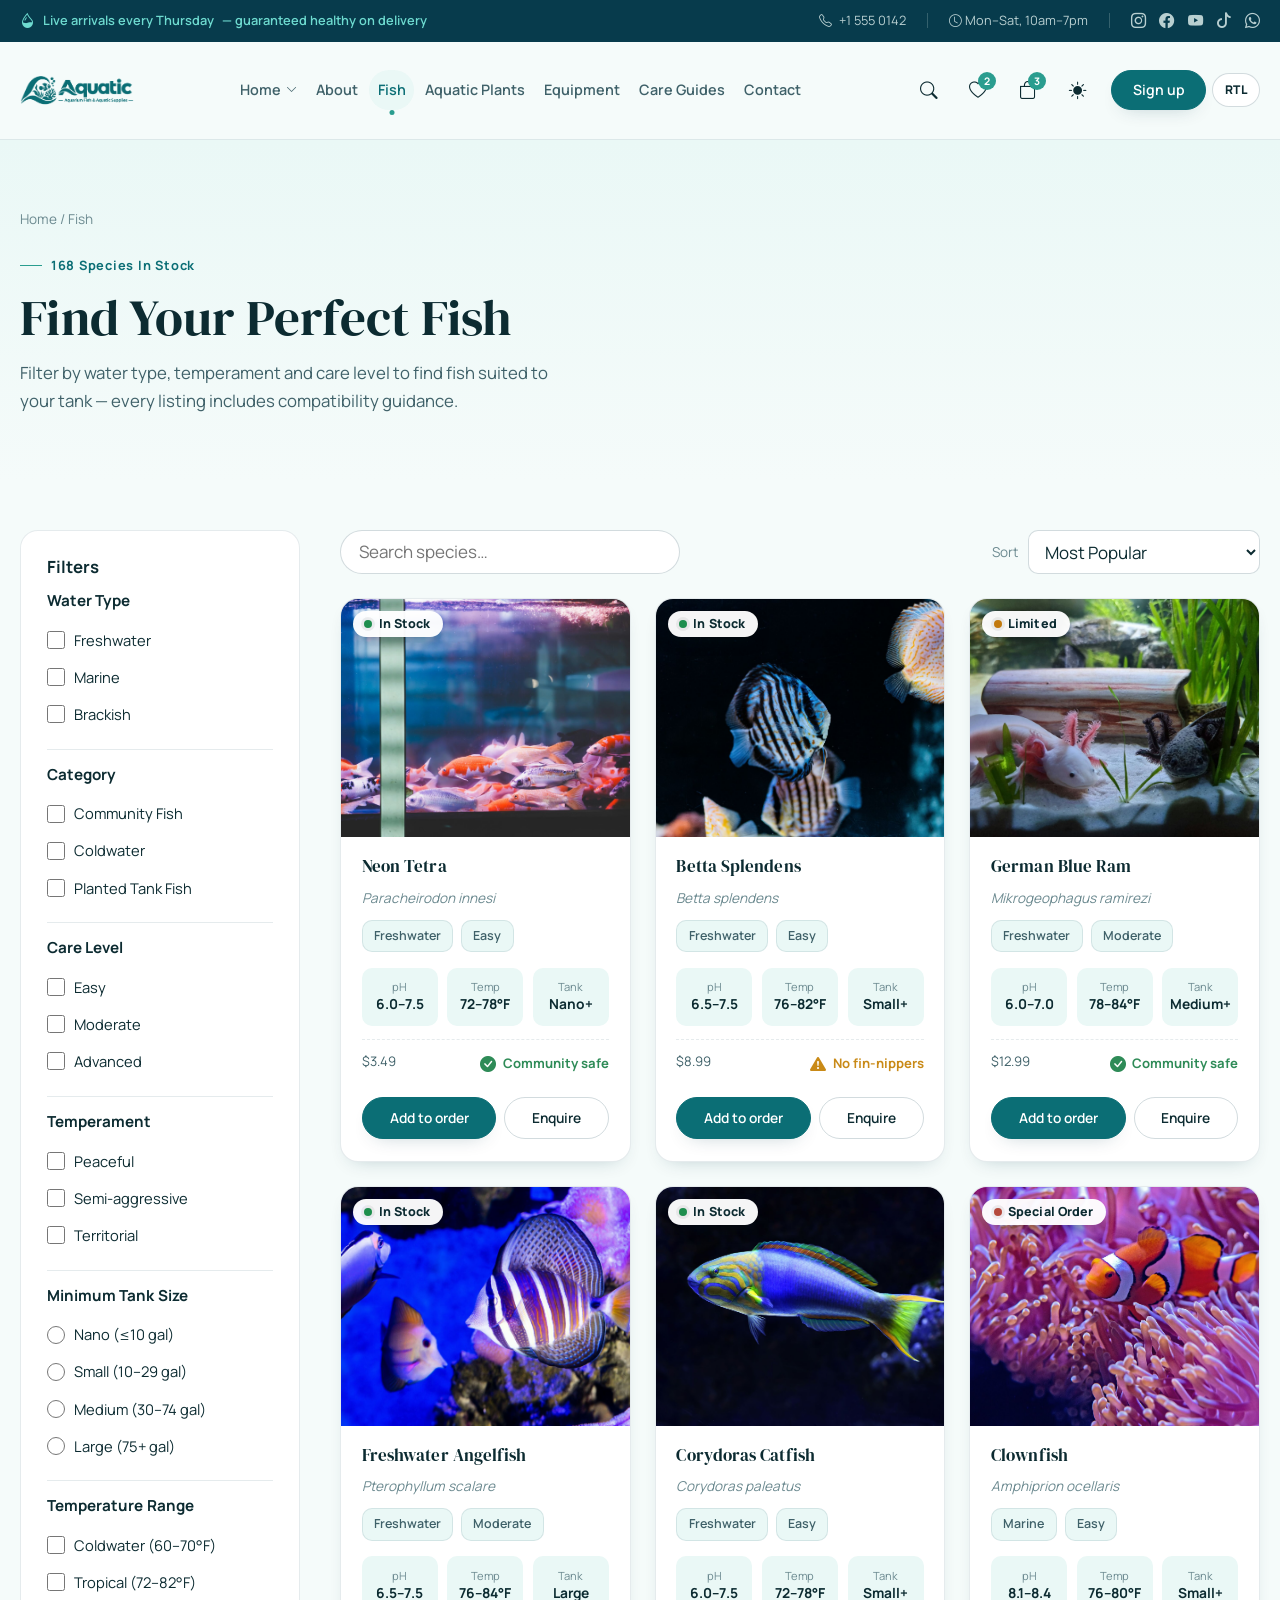
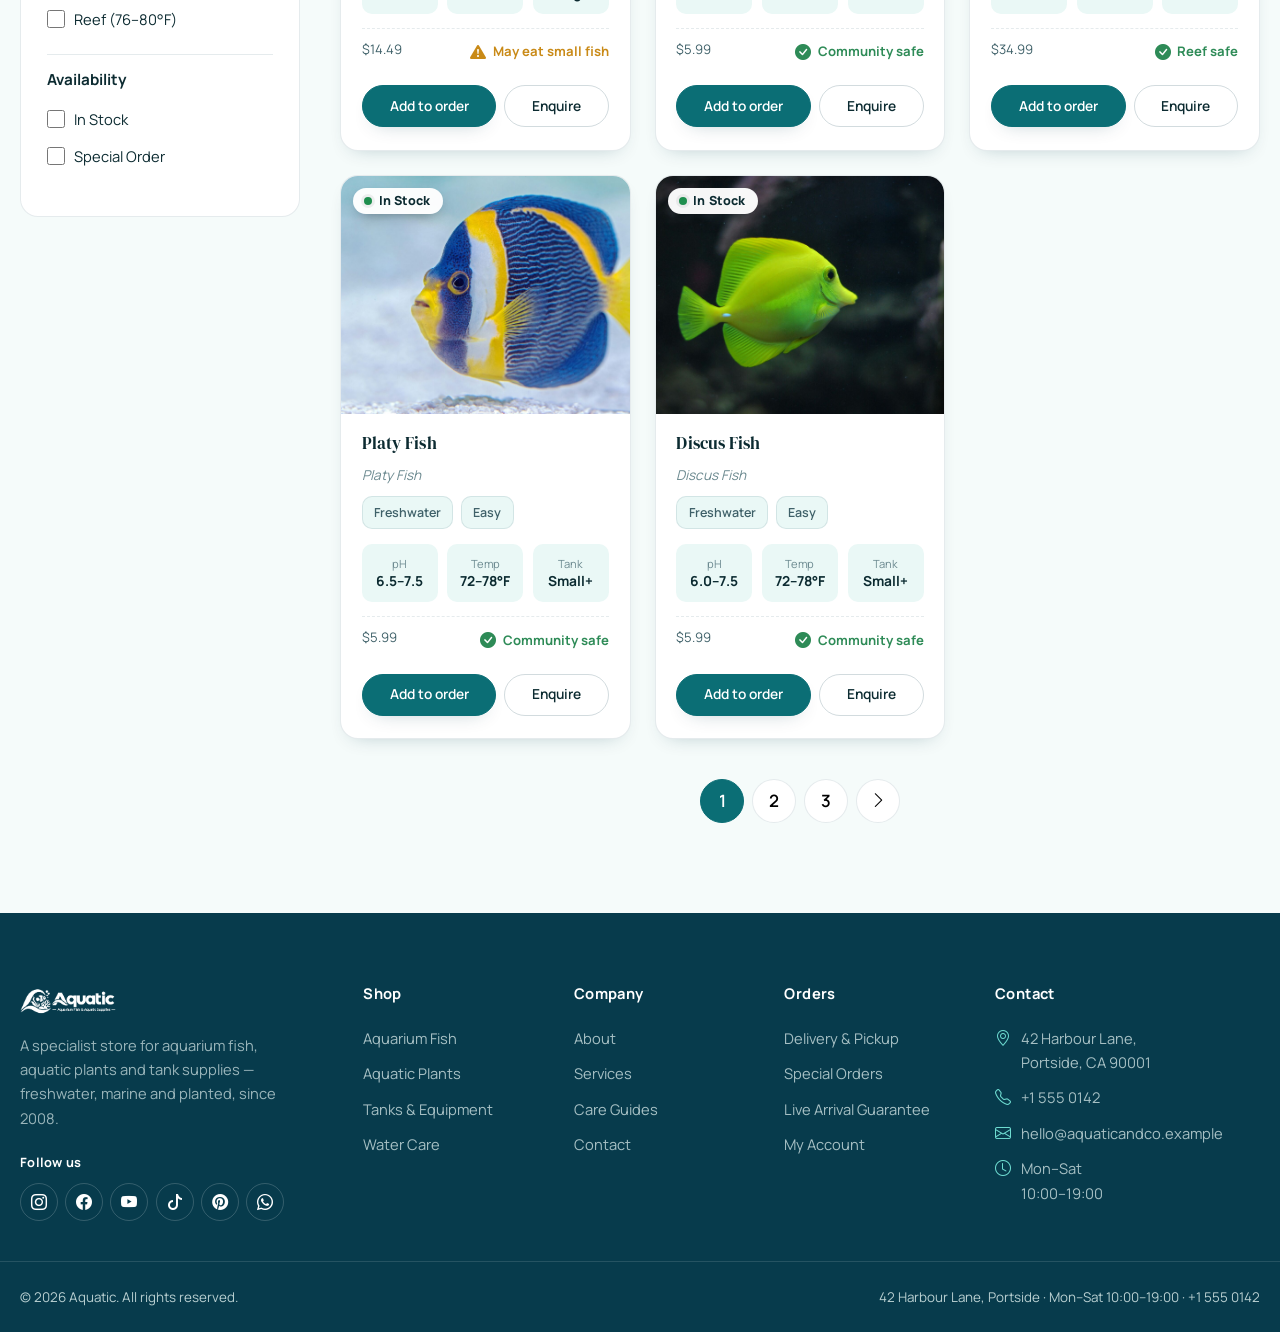
<file: pages/fish.html>
<!DOCTYPE html>
<html lang="en" dir="ltr">
<head>
<meta charset="UTF-8">
<meta name="viewport" content="width=device-width, initial-scale=1.0">
<title>Fish Catalog | Aquatic</title>
<meta name="description" content="Browse freshwater, marine and coldwater fish by care level, temperament, tank size and water type. Healthy stock with expert compatibility guidance.">
<link rel="canonical" href="https://www.aquaticandco.example/pages/fish.html">
<meta property="og:type" content="website">
<meta property="og:title" content="Fish Catalog | Aquatic">
<meta property="og:description" content="Browse freshwater, marine and coldwater fish with expert compatibility guidance.">
<meta property="og:image" content="https://commons.wikimedia.org/wiki/Special:FilePath/125L_planted_tank.jpg">

<link rel="preconnect" href="https://fonts.googleapis.com">
<link href="https://fonts.googleapis.com/css2?family=DM+Serif+Display&family=Manrope:wght@400;500;600;700;800&display=swap" rel="stylesheet">
<link href="https://cdn.jsdelivr.net/npm/bootstrap@5.3.3/dist/css/bootstrap.min.css" rel="stylesheet">
<link rel="stylesheet" href="https://cdn.jsdelivr.net/npm/bootstrap-icons@1.11.3/font/bootstrap-icons.css">
<link rel="stylesheet" href="../assets/css/style.css">
<link rel="stylesheet" href="../assets/css/dark-mode.css">
<link rel="shortcut icon" href="../assets/images/icon.png" type="image/x-icon">

<script type="application/ld+json">
{
  "@context": "https://schema.org",
  "@type": "ItemList",
  "name": "Fish Catalog",
  "itemListElement": [
    {"@type":"Product","name":"Neon Tetra"},
    {"@type":"Product","name":"Betta Splendens"},
    {"@type":"Product","name":"German Blue Ram"}
  ]
}
</script>
<link rel="stylesheet" href="../assets/css/rtl.css">
</head>
<body>
<a class="skip-link" href="#main">Skip to content</a>
<!-- ============ TOP BAR ============ -->
<div class="topbar">
  <div class="container-wide topbar-inner">
    <span class="topbar-note"><i class="bi bi-droplet-half"></i> Live arrivals every Thursday<span class="topbar-note-long"> &mdash; guaranteed healthy on delivery</span></span>
    <div class="topbar-links">
      <a href="tel:+15550142"><i class="bi bi-telephone"></i> +1 555 0142</a>
      <span class="topbar-sep"></span>
      <span class="topbar-hours"><i class="bi bi-clock"></i> Mon&ndash;Sat, 10am&ndash;7pm</span>
      <span class="topbar-sep"></span>
      <span class="topbar-social">
        <a href="#" aria-label="Instagram"><i class="bi bi-instagram"></i></a>
        <a href="#" aria-label="Facebook"><i class="bi bi-facebook"></i></a>
        <a href="#" aria-label="YouTube"><i class="bi bi-youtube"></i></a>
        <a href="#" aria-label="TikTok"><i class="bi bi-tiktok"></i></a>
        <a href="#" aria-label="WhatsApp"><i class="bi bi-whatsapp"></i></a>
      </span>
    </div>
  </div>
</div>

<!-- ============ HEADER ============ -->
<header class="site-header">
  <div class="container-wide header-inner">
    <a href="../index.html" class="brand"><img src="../assets/images/logo.png" alt="Aquatic" class="brand-logo"></a>

    <nav class="main-nav" aria-label="Primary">
      <div class="nav-item has-dropdown">
        <button type="button" class="nav-link" data-dropdown-toggle aria-expanded="false" aria-haspopup="true">
          Home <i class="bi bi-chevron-down" aria-hidden="true"></i>
        </button>
        <div class="nav-dropdown">
          <a href="../index.html" class="home-card">
            <span class="home-card-thumb"><img src="../assets/images/banner.jpg" alt="" loading="lazy"></span>
            <span class="home-card-text"><strong>Home Page 1</strong><span>Reef hero with live tank stats</span></span>
          </a>
          <a href="../home-2.html" class="home-card">
            <span class="home-card-thumb"><img src="../assets/images/banner1.jpg" alt="" loading="lazy"></span>
            <span class="home-card-text"><strong>Home Page 2</strong><span>Split layout with featured species</span></span>
          </a>
        </div>
      </div>
      <a href="about.html">About</a>
      <a href="fish.html" class="active">Fish</a>
      <a href="plants.html">Aquatic Plants</a>
      <a href="equipment.html">Equipment</a>
      <a href="blog.html">Care Guides</a>
      <a href="contact.html">Contact</a>
    </nav>

    <div class="header-actions">
      <button class="icon-btn search-toggle" data-search-toggle aria-label="Search" aria-expanded="false" aria-controls="headerSearch"><i class="bi bi-search"></i></button>
      <button class="icon-btn wishlist-btn" aria-label="Wishlist"><i class="bi bi-heart"></i><span class="icon-badge">2</span></button>
      <button class="icon-btn bag-btn" aria-label="Your order, 3 items" data-bag><i class="bi bi-bag"></i><span class="icon-badge" data-bag-count>3</span></button>
      <button class="icon-btn theme-toggle" data-theme-toggle aria-label="Toggle dark mode">
        <i class="bi bi-sun-fill" aria-hidden="true"></i>
        <i class="bi bi-moon-stars-fill" aria-hidden="true"></i>
      </button>
      <a href="login.html#signup" class="btn btn-primary btn-sm header-cta">Sign up</a>
      <button class="rtl-toggle" type="button" data-rtl-toggle aria-pressed="false">RTL</button>
      <button class="icon-btn menu-btn" data-menu-open aria-label="Open menu" aria-expanded="false" aria-controls="mobileNav">
        <i class="bi bi-list" style="font-size:1.5rem"></i>
      </button>
    </div>
  </div>

  <div class="header-search" id="headerSearch" data-search-panel>
    <div class="header-search-inner">
      <div class="container-wide">
        <form role="search" onsubmit="return false;">
          <input type="search" name="q" placeholder="Search fish, plants, tanks or filters" aria-label="Search the store">
          <button type="submit" class="btn btn-primary">Search</button>
        </form>
      </div>
    </div>
  </div>
</header>

<nav class="mobile-nav" id="mobileNav" aria-label="Mobile">
  <div class="mobile-nav-top">
    <span class="brand"><img src="../assets/images/logo.png" alt="Aquatic" class="brand-logo"></span>
    <button class="icon-btn" data-menu-close aria-label="Close menu"><i class="bi bi-x-lg"></i></button>
  </div>

  <button type="button" class="m-sub-toggle" data-sub-toggle aria-expanded="false">
    Home <i class="bi bi-chevron-down" aria-hidden="true"></i>
  </button>
  <div class="mobile-sub">
    <div>
      <a href="../index.html" class="">Home Page 1</a>
      <a href="../home-2.html" class="">Home Page 2</a>
    </div>
  </div>

  <a href="about.html">About</a>
  <a href="fish.html">Fish</a>
  <a href="plants.html">Aquatic Plants</a>
  <a href="equipment.html">Equipment</a>
  <a href="blog.html">Care Guides</a>
  <a href="contact.html">Contact</a>

  <div class="mobile-actions">
    <a href="login.html#signup" class="btn btn-primary btn-sm">Sign up</a>
    <a href="tel:+15550142" class="btn btn-outline btn-sm m-call"><i class="bi bi-telephone"></i> Call the store</a>
  </div>
</nav>

<main id="main">
  <section class="page-hero">
    <div class="container-wide">
      <div class="crumbs"><a href="../index.html">Home</a> / Fish</div>
      <span class="eyebrow">168 Species In Stock</span>
      <h1 class="font-display" style="font-size:var(--fs-h1); margin-top:.75rem;">Find Your Perfect Fish</h1>
      <p style="margin-top:.75rem; max-width:560px; font-size:1.05rem;">Filter by water type, temperament and care level to find fish suited to your tank — every listing includes compatibility guidance.</p>
    </div>
  </section>

  <section class="section" style="padding-top:0">
    <div class="container-wide">
      <div class="catalog-layout">

        <!-- FILTER PANEL -->
        <aside class="filter-panel" data-filter-drawer aria-label="Filter fish">
          <div style="display:flex; justify-content:space-between; align-items:center;">
            <h3 style="font-size:1.05rem; font-family:var(--font-body); font-weight:700;">Filters</h3>
            <button class="icon-btn" data-filter-close aria-label="Close filters" style="display:none"><i class="bi bi-x-lg"></i></button>
          </div>

          <div class="filter-group">
            <h4>Water Type</h4>
            <label class="filter-option"><input type="checkbox"> Freshwater</label>
            <label class="filter-option"><input type="checkbox"> Marine</label>
            <label class="filter-option"><input type="checkbox"> Brackish</label>
          </div>
          <div class="filter-group">
            <h4>Category</h4>
            <label class="filter-option"><input type="checkbox"> Community Fish</label>
            <label class="filter-option"><input type="checkbox"> Coldwater</label>
            <label class="filter-option"><input type="checkbox"> Planted Tank Fish</label>
          </div>
          <div class="filter-group">
            <h4>Care Level</h4>
            <label class="filter-option"><input type="checkbox"> Easy</label>
            <label class="filter-option"><input type="checkbox"> Moderate</label>
            <label class="filter-option"><input type="checkbox"> Advanced</label>
          </div>
          <div class="filter-group">
            <h4>Temperament</h4>
            <label class="filter-option"><input type="checkbox"> Peaceful</label>
            <label class="filter-option"><input type="checkbox"> Semi-aggressive</label>
            <label class="filter-option"><input type="checkbox"> Territorial</label>
          </div>
          <div class="filter-group">
            <h4>Minimum Tank Size</h4>
            <label class="filter-option"><input type="radio" name="tank"> Nano (≤10 gal)</label>
            <label class="filter-option"><input type="radio" name="tank"> Small (10–29 gal)</label>
            <label class="filter-option"><input type="radio" name="tank"> Medium (30–74 gal)</label>
            <label class="filter-option"><input type="radio" name="tank"> Large (75+ gal)</label>
          </div>
          <div class="filter-group">
            <h4>Temperature Range</h4>
            <label class="filter-option"><input type="checkbox"> Coldwater (60–70°F)</label>
            <label class="filter-option"><input type="checkbox"> Tropical (72–82°F)</label>
            <label class="filter-option"><input type="checkbox"> Reef (76–80°F)</label>
          </div>
          <div class="filter-group">
            <h4>Availability</h4>
            <label class="filter-option"><input type="checkbox"> In Stock</label>
            <label class="filter-option"><input type="checkbox"> Special Order</label>
          </div>
        </aside>

        <!-- RESULTS -->
        <div>
          <div class="catalog-toolbar">
            <button class="btn btn-outline btn-sm" data-filter-open style="display:none"><i class="bi bi-sliders"></i> Filters</button>
            <div style="position:relative; flex:1; max-width:340px;">
              <label class="visually-hidden" for="fish-search">Search fish</label>
              <input type="search" id="fish-search" placeholder="Search species…" style="width:100%; min-height:44px; border-radius:var(--radius-pill); border:1px solid var(--border-strong); padding-inline:1.1rem; background:var(--surface-1); color:var(--text-primary);">
            </div>
            <div style="display:flex; align-items:center; gap:.6rem;">
              <label for="sort" style="font-size:.85rem; color:var(--text-muted);">Sort</label>
              <select id="sort" style="min-height:44px; border-radius:var(--radius-sm); border:1px solid var(--border-strong); padding-inline:.75rem; background:var(--surface-1); color:var(--text-primary);">
                <option>Most Popular</option>
                <option>Price: Low to High</option>
                <option>Price: High to Low</option>
                <option>Care Level: Easiest First</option>
              </select>
            </div>
          </div>

          <div class="catalog-grid" id="fishGrid">
            <article class="fish-card">
              <div class="media"><img src="../assets/images/fish6.jpg" alt="Neon Tetra"><span class="badge badge-stock badge-dot">In Stock</span></div>
              <div class="body">
                <h3 style="font-size:1.05rem">Neon Tetra</h3><span class="sci">Paracheirodon innesi</span>
                <div class="chip-row"><span class="chip">Freshwater</span><span class="chip">Easy</span></div>
                <div class="param-grid" style="margin-top:.3rem">
                  <div class="param-item"><span class="label">pH</span><span class="value">6.0–7.5</span></div>
                  <div class="param-item"><span class="label">Temp</span><span class="value">72–78°F</span></div>
                  <div class="param-item"><span class="label">Tank</span><span class="value">Nano+</span></div>
                </div>
                <div class="meta-row"><span>$3.49</span><span class="compat compatible"><i class="bi bi-check-circle-fill"></i> Community safe</span></div>
                <div class="card-actions"><button type="button" class="btn btn-primary btn-sm" data-add-order="Neon Tetra">Add to order</button><a href="contact.html?item=Neon%20Tetra#special-order" class="btn btn-outline btn-sm">Enquire</a></div>
              </div>
            </article>

            <article class="fish-card">
              <div class="media"><img src="../assets/images/fish5.jpg" alt="Betta Splendens"><span class="badge badge-stock badge-dot">In Stock</span></div>
              <div class="body">
                <h3 style="font-size:1.05rem">Betta Splendens</h3><span class="sci">Betta splendens</span>
                <div class="chip-row"><span class="chip">Freshwater</span><span class="chip">Easy</span></div>
                <div class="param-grid" style="margin-top:.3rem">
                  <div class="param-item"><span class="label">pH</span><span class="value">6.5–7.5</span></div>
                  <div class="param-item"><span class="label">Temp</span><span class="value">76–82°F</span></div>
                  <div class="param-item"><span class="label">Tank</span><span class="value">Small+</span></div>
                </div>
                <div class="meta-row"><span>$8.99</span><span class="compat caution"><i class="bi bi-exclamation-triangle-fill"></i> No fin-nippers</span></div>
                <div class="card-actions"><button type="button" class="btn btn-primary btn-sm" data-add-order="Betta Splendens">Add to order</button><a href="contact.html?item=Betta%20Splendens#special-order" class="btn btn-outline btn-sm">Enquire</a></div>
              </div>
            </article>

            <article class="fish-card">
              <div class="media"><img src="../assets/images/fish4.jpg" alt="German Blue Ram"><span class="badge badge-limited badge-dot">Limited</span></div>
              <div class="body">
                <h3 style="font-size:1.05rem">German Blue Ram</h3><span class="sci">Mikrogeophagus ramirezi</span>
                <div class="chip-row"><span class="chip">Freshwater</span><span class="chip">Moderate</span></div>
                <div class="param-grid" style="margin-top:.3rem">
                  <div class="param-item"><span class="label">pH</span><span class="value">6.0–7.0</span></div>
                  <div class="param-item"><span class="label">Temp</span><span class="value">78–84°F</span></div>
                  <div class="param-item"><span class="label">Tank</span><span class="value">Medium+</span></div>
                </div>
                <div class="meta-row"><span>$12.99</span><span class="compat compatible"><i class="bi bi-check-circle-fill"></i> Community safe</span></div>
                <div class="card-actions"><button type="button" class="btn btn-primary btn-sm" data-add-order="German Blue Ram">Add to order</button><a href="contact.html?item=German%20Blue%20Ram#special-order" class="btn btn-outline btn-sm">Enquire</a></div>
              </div>
            </article>

            <article class="fish-card">
              <div class="media"><img src="../assets/images/fish3.jpg" alt="Freshwater Angelfish"><span class="badge badge-stock badge-dot">In Stock</span></div>
              <div class="body">
                <h3 style="font-size:1.05rem">Freshwater Angelfish</h3><span class="sci">Pterophyllum scalare</span>
                <div class="chip-row"><span class="chip">Freshwater</span><span class="chip">Moderate</span></div>
                <div class="param-grid" style="margin-top:.3rem">
                  <div class="param-item"><span class="label">pH</span><span class="value">6.5–7.5</span></div>
                  <div class="param-item"><span class="label">Temp</span><span class="value">76–84°F</span></div>
                  <div class="param-item"><span class="label">Tank</span><span class="value">Large</span></div>
                </div>
                <div class="meta-row"><span>$14.49</span><span class="compat caution"><i class="bi bi-exclamation-triangle-fill"></i> May eat small fish</span></div>
                <div class="card-actions"><button type="button" class="btn btn-primary btn-sm" data-add-order="Freshwater Angelfish">Add to order</button><a href="contact.html?item=Freshwater%20Angelfish#special-order" class="btn btn-outline btn-sm">Enquire</a></div>
              </div>
            </article>

            <article class="fish-card">
              <div class="media"><img src="../assets/images/fish2.jpg" alt="Corydoras Catfish"><span class="badge badge-stock badge-dot">In Stock</span></div>
              <div class="body">
                <h3 style="font-size:1.05rem">Corydoras Catfish</h3><span class="sci">Corydoras paleatus</span>
                <div class="chip-row"><span class="chip">Freshwater</span><span class="chip">Easy</span></div>
                <div class="param-grid" style="margin-top:.3rem">
                  <div class="param-item"><span class="label">pH</span><span class="value">6.0–7.5</span></div>
                  <div class="param-item"><span class="label">Temp</span><span class="value">72–78°F</span></div>
                  <div class="param-item"><span class="label">Tank</span><span class="value">Small+</span></div>
                </div>
                <div class="meta-row"><span>$5.99</span><span class="compat compatible"><i class="bi bi-check-circle-fill"></i> Community safe</span></div>
                <div class="card-actions"><button type="button" class="btn btn-primary btn-sm" data-add-order="Corydoras Catfish">Add to order</button><a href="contact.html?item=Corydoras%20Catfish#special-order" class="btn btn-outline btn-sm">Enquire</a></div>
              </div>
            </article>

            <article class="fish-card">
              <div class="media"><img src="../assets/images/fish1.jpg" alt="Clownfish"><span class="badge badge-soldout badge-dot">Special Order</span></div>
              <div class="body">
                <h3 style="font-size:1.05rem">Clownfish</h3><span class="sci">Amphiprion ocellaris</span>
                <div class="chip-row"><span class="chip">Marine</span><span class="chip">Easy</span></div>
                <div class="param-grid" style="margin-top:.3rem">
                  <div class="param-item"><span class="label">pH</span><span class="value">8.1–8.4</span></div>
                  <div class="param-item"><span class="label">Temp</span><span class="value">76–80°F</span></div>
                  <div class="param-item"><span class="label">Tank</span><span class="value">Small+</span></div>
                </div>
                <div class="meta-row"><span>$34.99</span><span class="compat compatible"><i class="bi bi-check-circle-fill"></i> Reef safe</span></div>
                <div class="card-actions"><button type="button" class="btn btn-primary btn-sm" data-add-order="Clownfish">Add to order</button><a href="contact.html?item=Clownfish#special-order" class="btn btn-outline btn-sm">Enquire</a></div>
              </div>
            </article>
             <article class="fish-card">
              <div class="media"><img src="../assets/images/fish8.jpg" alt="Corydoras Catfish"><span class="badge badge-stock badge-dot">In Stock</span></div>
              <div class="body">
                <h3 style="font-size:1.05rem">Platy Fish</h3><span class="sci">Platy Fish</span>
                <div class="chip-row"><span class="chip">Freshwater</span><span class="chip">Easy</span></div>
                <div class="param-grid" style="margin-top:.3rem">
                  <div class="param-item"><span class="label">pH</span><span class="value">6.5–7.5</span></div>
                  <div class="param-item"><span class="label">Temp</span><span class="value">72–78°F</span></div>
                  <div class="param-item"><span class="label">Tank</span><span class="value">Small+</span></div>
                </div>
                <div class="meta-row"><span>$5.99</span><span class="compat compatible"><i class="bi bi-check-circle-fill"></i> Community safe</span></div>
                <div class="card-actions"><button type="button" class="btn btn-primary btn-sm" data-add-order="Platy Fish">Add to order</button><a href="contact.html?item=Platy%20Fish#special-order" class="btn btn-outline btn-sm">Enquire</a></div>
              </div>
            </article>
             <article class="fish-card">
              <div class="media"><img src="../assets/images/fish7.jpg" alt="Corydoras Catfish"><span class="badge badge-stock badge-dot">In Stock</span></div>
              <div class="body">
                <h3 style="font-size:1.05rem">Discus Fish</h3><span class="sci">Discus Fish</span>
                <div class="chip-row"><span class="chip">Freshwater</span><span class="chip">Easy</span></div>
                <div class="param-grid" style="margin-top:.3rem">
                  <div class="param-item"><span class="label">pH</span><span class="value">6.0–7.5</span></div>
                  <div class="param-item"><span class="label">Temp</span><span class="value">72–78°F</span></div>
                  <div class="param-item"><span class="label">Tank</span><span class="value">Small+</span></div>
                </div>
                <div class="meta-row"><span>$5.99</span><span class="compat compatible"><i class="bi bi-check-circle-fill"></i> Community safe</span></div>
                <div class="card-actions"><button type="button" class="btn btn-primary btn-sm" data-add-order="Discus Fish">Add to order</button><a href="contact.html?item=Discus%20Fish#special-order" class="btn btn-outline btn-sm">Enquire</a></div>
              </div>
            </article>
          </div>

          <nav class="pagination" aria-label="Catalog pages">
            <button class="active" aria-current="page">1</button>
            <button>2</button>
            <button>3</button>
            <button aria-label="Next page"><i class="bi bi-chevron-right"></i></button>
          </nav>
        </div>
      </div>
    </div>
  </section>
</main>

<footer class="site-footer">
  <div class="container-wide footer-top">
    <div class="footer-brand">
      <span class="brand footer-brand-logo"><img src="../assets/images/logo.png" alt="Aquatic" class="brand-logo"></span>
      <p>A specialist store for aquarium fish, aquatic plants and tank supplies — freshwater, marine and planted, since 2008.</p>
      <span class="footer-social-label">Follow us</span>
      <div class="footer-social">
        <a href="https://www.instagram.com/" target="_blank" rel="noopener" aria-label="Aquatic on Instagram"><i class="bi bi-instagram"></i></a>
        <a href="https://www.facebook.com/" target="_blank" rel="noopener" aria-label="Aquatic on Facebook"><i class="bi bi-facebook"></i></a>
        <a href="https://www.youtube.com/" target="_blank" rel="noopener" aria-label="Aquatic on YouTube"><i class="bi bi-youtube"></i></a>
        <a href="https://www.tiktok.com/" target="_blank" rel="noopener" aria-label="Aquatic on TikTok"><i class="bi bi-tiktok"></i></a>
        <a href="https://www.pinterest.com/" target="_blank" rel="noopener" aria-label="Aquatic on Pinterest"><i class="bi bi-pinterest"></i></a>
        <a href="https://wa.me/15550142" target="_blank" rel="noopener" aria-label="Message Aquatic on WhatsApp"><i class="bi bi-whatsapp"></i></a>
      </div>
    </div>
    <div>
      <h5>Shop</h5>
      <a href="fish.html">Aquarium Fish</a>
      <a href="plants.html">Aquatic Plants</a>
      <a href="equipment.html">Tanks &amp; Equipment</a>
      <a href="equipment.html#testing">Water Care</a>
    </div>
    <div>
      <h5>Company</h5>
      <a href="about.html">About</a>
      <a href="services.html">Services</a>
      <a href="blog.html">Care Guides</a>
      <a href="contact.html">Contact</a>
    </div>
    <div>
      <h5>Orders</h5>
      <a href="contact.html">Delivery &amp; Pickup</a>
      <a href="contact.html#special-order">Special Orders</a>
      <a href="contact.html">Live Arrival Guarantee</a>
      <a href="login.html">My Account</a>
    </div>
    <div class="footer-contact">
      <h5>Contact</h5>
      <a href="https://maps.google.com/?q=42+Harbour+Lane+Portside+CA+90001" target="_blank" rel="noopener"><i class="bi bi-geo-alt" aria-hidden="true"></i><span>42 Harbour Lane,<br>Portside, CA 90001</span></a>
      <a href="tel:+15550142"><i class="bi bi-telephone" aria-hidden="true"></i><span>+1 555 0142</span></a>
      <a href="mailto:hello@aquaticandco.example"><i class="bi bi-envelope" aria-hidden="true"></i><span>hello@aquaticandco.example</span></a>
      <span class="footer-contact-item"><i class="bi bi-clock" aria-hidden="true"></i><span>Mon&ndash;Sat<br>10:00&ndash;19:00</span></span>
    </div>
  </div>
  <div class="container-wide footer-bottom">
    <span>&copy; 2026 Aquatic. All rights reserved.</span>
    <span>42 Harbour Lane, Portside &middot; Mon&ndash;Sat 10:00&ndash;19:00 &middot; <a href="tel:+15550142">+1 555 0142</a></span>
  </div>
</footer>

<script src="../assets/js/main.js"></script>
</body>
</html>
</file>
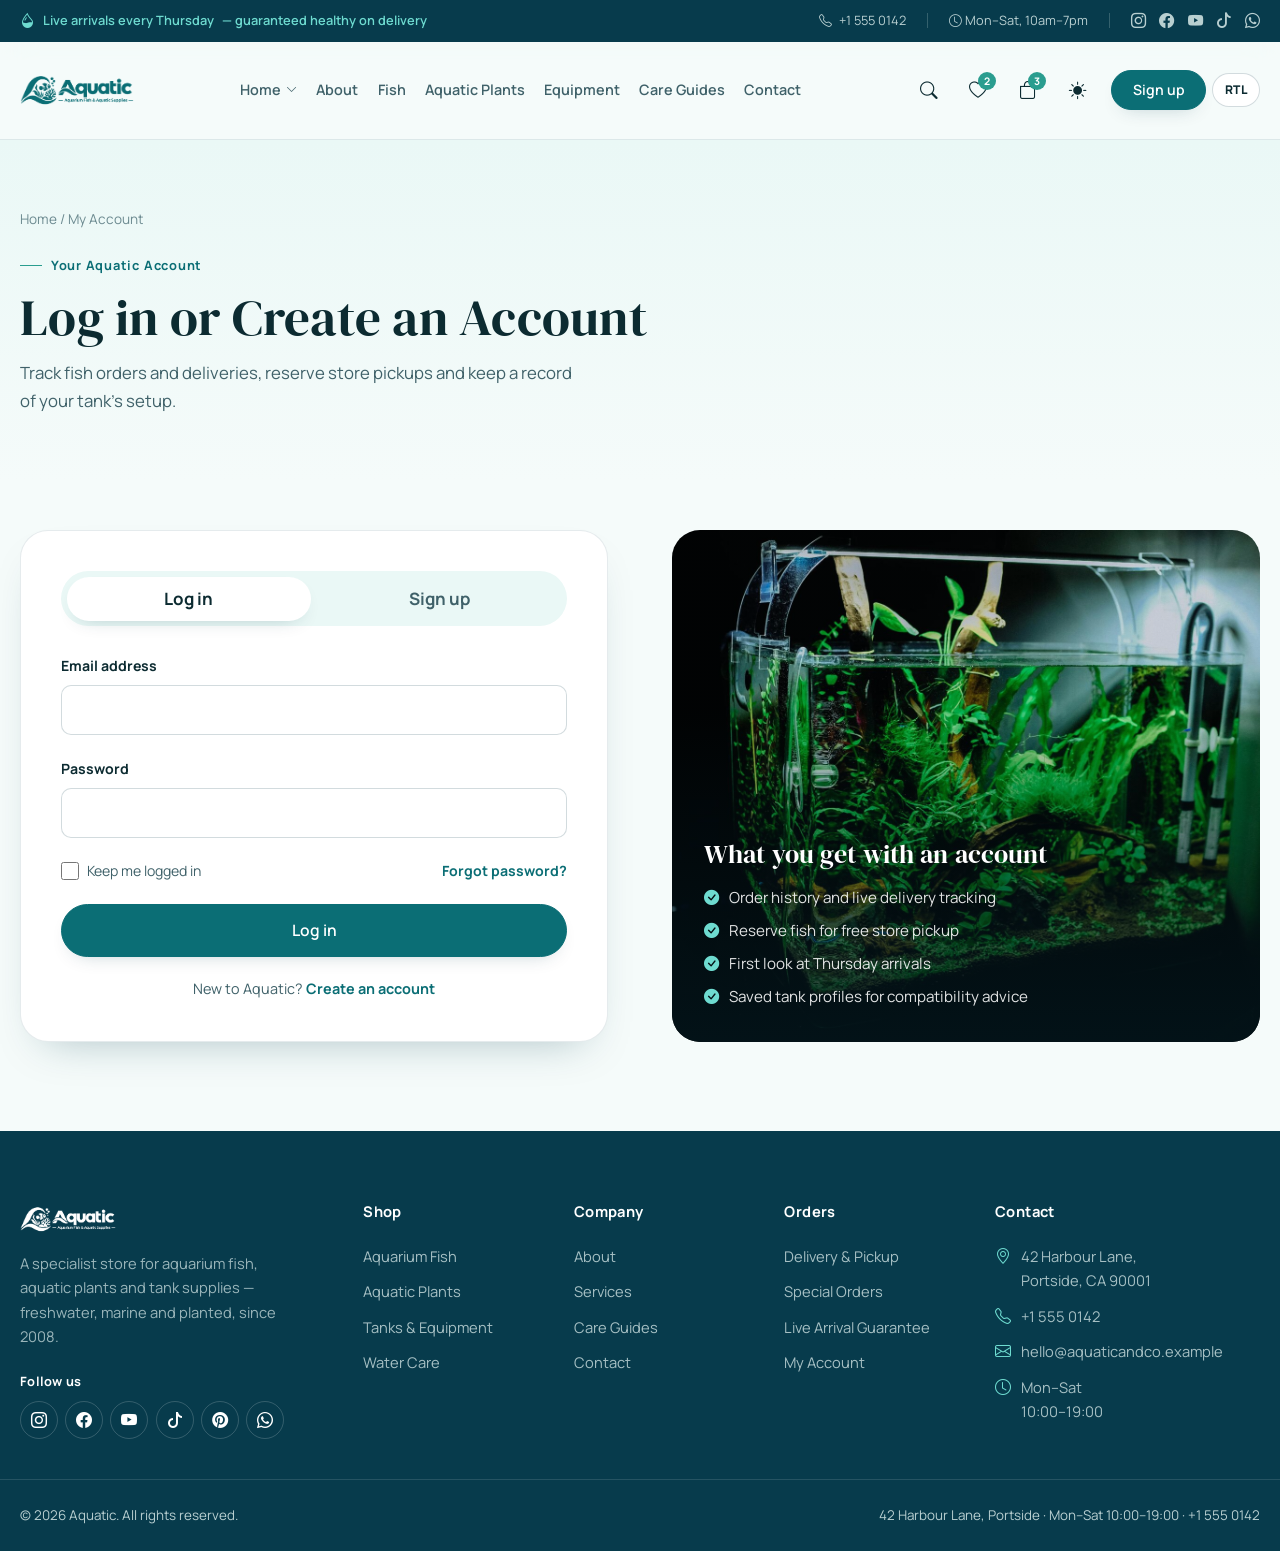
<file: pages/login.html>
<!DOCTYPE html>
<html lang="en" dir="ltr">
<head>
<meta charset="UTF-8">
<meta name="robots" content="noindex">
<meta name="viewport" content="width=device-width, initial-scale=1.0">
<title>Log in or Sign up | Aquatic</title>
<meta name="description" content="Log in to your Aquatic account or create one to track orders, save favourite fish and reserve store pickups.">
<link rel="canonical" href="https://www.aquaticandco.example/pages/login.html">
<meta property="og:type" content="website">
<meta property="og:title" content="Log in or Sign up | Aquatic">
<meta property="og:description" content="Visit our showroom or request a special-order fish or piece of equipment.">
<meta property="og:image" content="https://commons.wikimedia.org/wiki/Special:FilePath/125L_planted_tank.jpg">

<link rel="preconnect" href="https://fonts.googleapis.com">
<link href="https://fonts.googleapis.com/css2?family=DM+Serif+Display&family=Manrope:wght@400;500;600;700;800&display=swap" rel="stylesheet">
<link href="https://cdn.jsdelivr.net/npm/bootstrap@5.3.3/dist/css/bootstrap.min.css" rel="stylesheet">
<link rel="stylesheet" href="https://cdn.jsdelivr.net/npm/bootstrap-icons@1.11.3/font/bootstrap-icons.css">
<link rel="stylesheet" href="../assets/css/style.css">
<link rel="stylesheet" href="../assets/css/dark-mode.css">
<link rel="shortcut icon" href="../assets/images/icon.png" type="image/x-icon">


<link rel="stylesheet" href="../assets/css/rtl.css">
</head>
<body>
<a class="skip-link" href="#main">Skip to content</a>
<!-- ============ TOP BAR ============ -->
<div class="topbar">
  <div class="container-wide topbar-inner">
    <span class="topbar-note"><i class="bi bi-droplet-half"></i> Live arrivals every Thursday<span class="topbar-note-long"> &mdash; guaranteed healthy on delivery</span></span>
    <div class="topbar-links">
      <a href="tel:+15550142"><i class="bi bi-telephone"></i> +1 555 0142</a>
      <span class="topbar-sep"></span>
      <span class="topbar-hours"><i class="bi bi-clock"></i> Mon&ndash;Sat, 10am&ndash;7pm</span>
      <span class="topbar-sep"></span>
      <span class="topbar-social">
        <a href="#" aria-label="Instagram"><i class="bi bi-instagram"></i></a>
        <a href="#" aria-label="Facebook"><i class="bi bi-facebook"></i></a>
        <a href="#" aria-label="YouTube"><i class="bi bi-youtube"></i></a>
        <a href="#" aria-label="TikTok"><i class="bi bi-tiktok"></i></a>
        <a href="#" aria-label="WhatsApp"><i class="bi bi-whatsapp"></i></a>
      </span>
    </div>
  </div>
</div>

<!-- ============ HEADER ============ -->
<header class="site-header">
  <div class="container-wide header-inner">
    <a href="../index.html" class="brand"><img src="../assets/images/logo.png" alt="Aquatic" class="brand-logo"></a>

    <nav class="main-nav" aria-label="Primary">
      <div class="nav-item has-dropdown">
        <button type="button" class="nav-link" data-dropdown-toggle aria-expanded="false" aria-haspopup="true">
          Home <i class="bi bi-chevron-down" aria-hidden="true"></i>
        </button>
        <div class="nav-dropdown">
          <a href="../index.html" class="home-card">
            <span class="home-card-thumb"><img src="../assets/images/banner.jpg" alt="" loading="lazy"></span>
            <span class="home-card-text"><strong>Home Page 1</strong><span>Reef hero with live tank stats</span></span>
          </a>
          <a href="../home-2.html" class="home-card">
            <span class="home-card-thumb"><img src="../assets/images/banner1.jpg" alt="" loading="lazy"></span>
            <span class="home-card-text"><strong>Home Page 2</strong><span>Split layout with featured species</span></span>
          </a>
        </div>
      </div>
      <a href="about.html">About</a>
      <a href="fish.html">Fish</a>
      <a href="plants.html">Aquatic Plants</a>
      <a href="equipment.html">Equipment</a>
      <a href="blog.html">Care Guides</a>
      <a href="contact.html">Contact</a>
    </nav>

    <div class="header-actions">
      <button class="icon-btn search-toggle" data-search-toggle aria-label="Search" aria-expanded="false" aria-controls="headerSearch"><i class="bi bi-search"></i></button>
      <button class="icon-btn wishlist-btn" aria-label="Wishlist"><i class="bi bi-heart"></i><span class="icon-badge">2</span></button>
      <button class="icon-btn bag-btn" aria-label="Your order, 3 items" data-bag><i class="bi bi-bag"></i><span class="icon-badge" data-bag-count>3</span></button>
      <button class="icon-btn theme-toggle" data-theme-toggle aria-label="Toggle dark mode">
        <i class="bi bi-sun-fill" aria-hidden="true"></i>
        <i class="bi bi-moon-stars-fill" aria-hidden="true"></i>
      </button>
      <a href="login.html#signup" class="btn btn-primary btn-sm header-cta">Sign up</a>
      <button class="rtl-toggle" type="button" data-rtl-toggle aria-pressed="false">RTL</button>
      <button class="icon-btn menu-btn" data-menu-open aria-label="Open menu" aria-expanded="false" aria-controls="mobileNav">
        <i class="bi bi-list" style="font-size:1.5rem"></i>
      </button>
    </div>
  </div>

  <div class="header-search" id="headerSearch" data-search-panel>
    <div class="header-search-inner">
      <div class="container-wide">
        <form role="search" onsubmit="return false;">
          <input type="search" name="q" placeholder="Search fish, plants, tanks or filters" aria-label="Search the store">
          <button type="submit" class="btn btn-primary">Search</button>
        </form>
      </div>
    </div>
  </div>
</header>

<nav class="mobile-nav" id="mobileNav" aria-label="Mobile">
  <div class="mobile-nav-top">
    <span class="brand"><img src="../assets/images/logo.png" alt="Aquatic" class="brand-logo"></span>
    <button class="icon-btn" data-menu-close aria-label="Close menu"><i class="bi bi-x-lg"></i></button>
  </div>

  <button type="button" class="m-sub-toggle" data-sub-toggle aria-expanded="false">
    Home <i class="bi bi-chevron-down" aria-hidden="true"></i>
  </button>
  <div class="mobile-sub">
    <div>
      <a href="../index.html" class="">Home Page 1</a>
      <a href="../home-2.html" class="">Home Page 2</a>
    </div>
  </div>

  <a href="about.html">About</a>
  <a href="fish.html">Fish</a>
  <a href="plants.html">Aquatic Plants</a>
  <a href="equipment.html">Equipment</a>
  <a href="blog.html">Care Guides</a>
  <a href="contact.html">Contact</a>

  <div class="mobile-actions">
    <a href="login.html#signup" class="btn btn-primary btn-sm">Sign up</a>
    <a href="tel:+15550142" class="btn btn-outline btn-sm m-call"><i class="bi bi-telephone"></i> Call the store</a>
  </div>
</nav>

<main id="main">
  <section class="page-hero">
    <div class="container-wide">
      <div class="crumbs"><a href="../index.html">Home</a> / My Account</div>
      <span class="eyebrow">Your Aquatic Account</span>
      <h1 class="font-display" style="font-size:var(--fs-h1); margin-top:.75rem;">Log in or Create an Account</h1>
      <p style="margin-top:.75rem; max-width:560px; font-size:1.05rem;">Track fish orders and deliveries, reserve store pickups and keep a record of your tank's setup.</p>
    </div>
  </section>

  <section class="section" style="padding-top:0">
    <div class="container-wide auth-wrap">
      <div class="auth-card">
        <div class="auth-tabs" role="tablist" aria-label="Account">
          <button type="button" role="tab" id="tab-login" aria-controls="panel-login" aria-selected="true" data-auth-tab="login">Log in</button>
          <button type="button" role="tab" id="tab-signup" aria-controls="panel-signup" aria-selected="false" data-auth-tab="signup">Sign up</button>
        </div>

        <div class="auth-panel" id="panel-login" role="tabpanel" aria-labelledby="tab-login" data-auth-panel="login">
          <div class="form-success"><i class="bi bi-check-circle-fill"></i> You're logged in. Welcome back.</div>
          <form data-validate novalidate action="#" method="POST">
            <div class="form-field">
              <label for="login-email">Email address</label>
              <input type="email" id="login-email" name="email" autocomplete="email" required>
              <span class="error-msg">Enter the email address you signed up with.</span>
            </div>
            <div class="form-field">
              <label for="login-password">Password</label>
              <input type="password" id="login-password" name="password" autocomplete="current-password" required>
              <span class="error-msg">Enter your password.</span>
            </div>
            <div class="check-row">
              <label><input type="checkbox" name="remember"> Keep me logged in</label>
              <a href="contact.html">Forgot password?</a>
            </div>
            <button type="submit" class="btn btn-primary" style="width:100%;">Log in</button>
          </form>
          <p class="auth-alt">New to Aquatic? <button type="button" data-auth-switch="signup">Create an account</button></p>
        </div>

        <div class="auth-panel" id="panel-signup" role="tabpanel" aria-labelledby="tab-signup" data-auth-panel="signup" hidden>
          <div class="form-success"><i class="bi bi-check-circle-fill"></i> Account created. Check your inbox to confirm your email.</div>
          <form data-validate novalidate action="#" method="POST">
            <div class="form-grid-2">
              <div class="form-field">
                <label for="su-first">First name</label>
                <input type="text" id="su-first" name="first_name" autocomplete="given-name" required>
                <span class="error-msg">Enter your first name.</span>
              </div>
              <div class="form-field">
                <label for="su-last">Last name</label>
                <input type="text" id="su-last" name="last_name" autocomplete="family-name">
              </div>
            </div>
            <div class="form-field">
              <label for="su-email">Email address</label>
              <input type="email" id="su-email" name="email" autocomplete="email" required>
              <span class="error-msg">Enter a valid email address.</span>
            </div>
            <div class="form-field">
              <label for="su-password">Password</label>
              <input type="password" id="su-password" name="password" autocomplete="new-password" minlength="8" required>
              <span class="error-msg">Choose a password of at least 8 characters.</span>
            </div>
            <div class="form-field">
              <label for="su-tank">What do you keep? <span style="font-weight:500; color:var(--text-muted);">(optional)</span></label>
              <select id="su-tank" name="tank_type">
                <option value="">Select one</option>
                <option>Freshwater community</option>
                <option>Planted aquascape</option>
                <option>Marine / reef</option>
                <option>Coldwater / goldfish</option>
                <option>Not started yet</option>
              </select>
            </div>
            <div class="check-row">
              <label><input type="checkbox" name="newsletter" checked> Email me about new arrivals</label>
            </div>
            <button type="submit" class="btn btn-primary" style="width:100%;">Create account</button>
          </form>
          <p class="auth-alt">Already have an account? <button type="button" data-auth-switch="login">Log in</button></p>
        </div>
      </div>

      <div class="auth-media">
        <img src="../assets/images/planty.jpg" alt="A planted aquarium in a rimless glass tank">
        <div class="am-body">
          <h2>What you get with an account</h2>
          <ul>
            <li><i class="bi bi-check-circle-fill"></i> Order history and live delivery tracking</li>
            <li><i class="bi bi-check-circle-fill"></i> Reserve fish for free store pickup</li>
            <li><i class="bi bi-check-circle-fill"></i> First look at Thursday arrivals</li>
            <li><i class="bi bi-check-circle-fill"></i> Saved tank profiles for compatibility advice</li>
          </ul>
        </div>
      </div>
    </div>
  </section>
</main>

<footer class="site-footer">
  <div class="container-wide footer-top">
    <div class="footer-brand">
      <span class="brand footer-brand-logo"><img src="../assets/images/logo.png" alt="Aquatic" class="brand-logo"></span>
      <p>A specialist store for aquarium fish, aquatic plants and tank supplies — freshwater, marine and planted, since 2008.</p>
      <span class="footer-social-label">Follow us</span>
      <div class="footer-social">
        <a href="https://www.instagram.com/" target="_blank" rel="noopener" aria-label="Aquatic on Instagram"><i class="bi bi-instagram"></i></a>
        <a href="https://www.facebook.com/" target="_blank" rel="noopener" aria-label="Aquatic on Facebook"><i class="bi bi-facebook"></i></a>
        <a href="https://www.youtube.com/" target="_blank" rel="noopener" aria-label="Aquatic on YouTube"><i class="bi bi-youtube"></i></a>
        <a href="https://www.tiktok.com/" target="_blank" rel="noopener" aria-label="Aquatic on TikTok"><i class="bi bi-tiktok"></i></a>
        <a href="https://www.pinterest.com/" target="_blank" rel="noopener" aria-label="Aquatic on Pinterest"><i class="bi bi-pinterest"></i></a>
        <a href="https://wa.me/15550142" target="_blank" rel="noopener" aria-label="Message Aquatic on WhatsApp"><i class="bi bi-whatsapp"></i></a>
      </div>
    </div>
    <div>
      <h5>Shop</h5>
      <a href="fish.html">Aquarium Fish</a>
      <a href="plants.html">Aquatic Plants</a>
      <a href="equipment.html">Tanks &amp; Equipment</a>
      <a href="equipment.html#testing">Water Care</a>
    </div>
    <div>
      <h5>Company</h5>
      <a href="about.html">About</a>
      <a href="services.html">Services</a>
      <a href="blog.html">Care Guides</a>
      <a href="contact.html">Contact</a>
    </div>
    <div>
      <h5>Orders</h5>
      <a href="contact.html">Delivery &amp; Pickup</a>
      <a href="contact.html#special-order">Special Orders</a>
      <a href="contact.html">Live Arrival Guarantee</a>
      <a href="login.html">My Account</a>
    </div>
    <div class="footer-contact">
      <h5>Contact</h5>
      <a href="https://maps.google.com/?q=42+Harbour+Lane+Portside+CA+90001" target="_blank" rel="noopener"><i class="bi bi-geo-alt" aria-hidden="true"></i><span>42 Harbour Lane,<br>Portside, CA 90001</span></a>
      <a href="tel:+15550142"><i class="bi bi-telephone" aria-hidden="true"></i><span>+1 555 0142</span></a>
      <a href="mailto:hello@aquaticandco.example"><i class="bi bi-envelope" aria-hidden="true"></i><span>hello@aquaticandco.example</span></a>
      <span class="footer-contact-item"><i class="bi bi-clock" aria-hidden="true"></i><span>Mon&ndash;Sat<br>10:00&ndash;19:00</span></span>
    </div>
  </div>
  <div class="container-wide footer-bottom">
    <span>&copy; 2026 Aquatic. All rights reserved.</span>
    <span>42 Harbour Lane, Portside &middot; Mon&ndash;Sat 10:00&ndash;19:00 &middot; <a href="tel:+15550142">+1 555 0142</a></span>
  </div>
</footer>

<script src="../assets/js/main.js"></script>
</body>
</html>
</file>
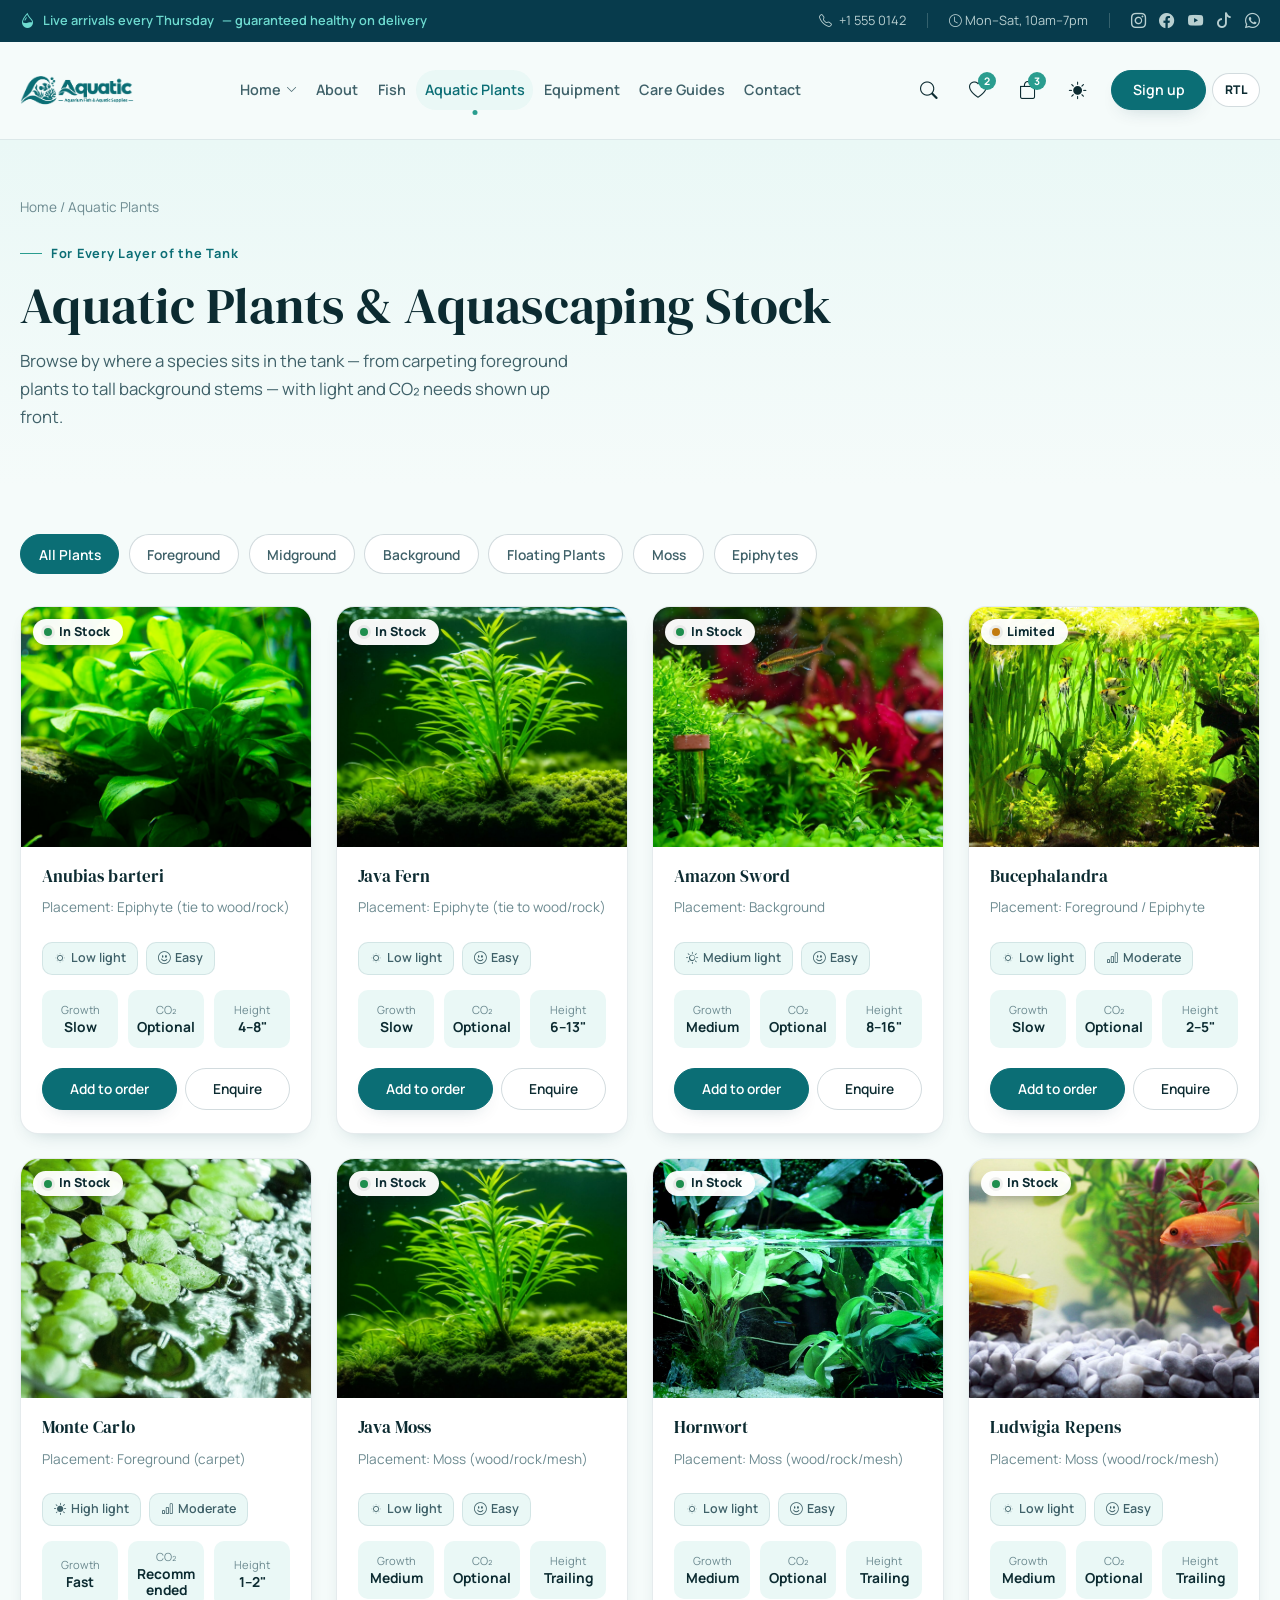
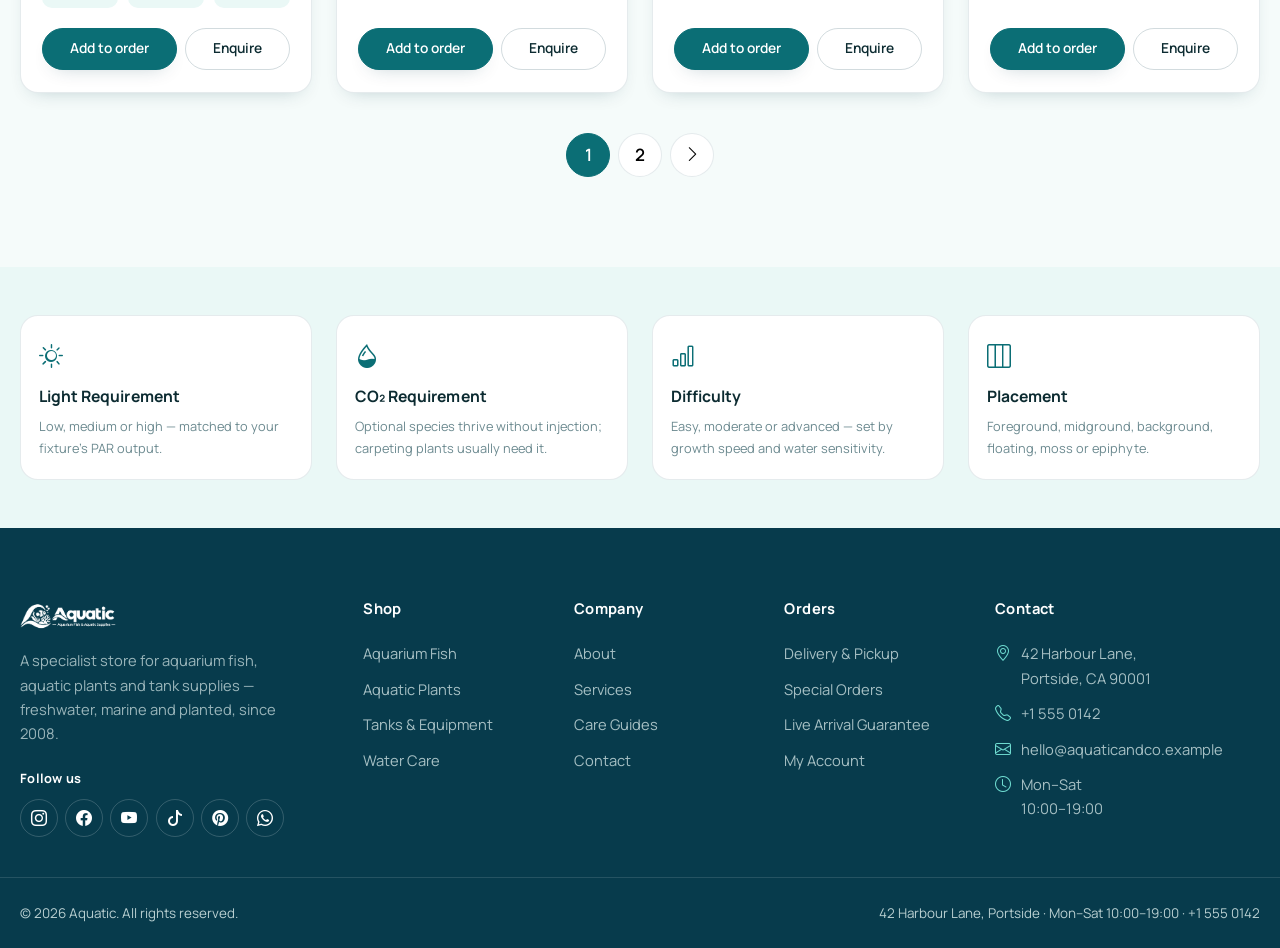
<file: pages/plants.html>
<!DOCTYPE html>
<html lang="en" dir="ltr">
<head>
<meta charset="UTF-8">
<meta name="viewport" content="width=device-width, initial-scale=1.0">
<title>Aquatic Plants | Aquatic</title>
<meta name="description" content="Foreground carpets, midground texture, background stems, floating and moss species for planted tanks — with light, CO2 and difficulty at a glance.">
<link rel="canonical" href="https://www.aquaticandco.example/pages/plants.html">
<meta property="og:type" content="website">
<meta property="og:title" content="Aquatic Plants | Aquatic">
<meta property="og:description" content="Foreground, midground, background, floating, moss and epiphyte plants for every planted tank.">
<meta property="og:image" content="https://commons.wikimedia.org/wiki/Special:FilePath/125L_planted_tank.jpg">

<link rel="preconnect" href="https://fonts.googleapis.com">
<link href="https://fonts.googleapis.com/css2?family=DM+Serif+Display&family=Manrope:wght@400;500;600;700;800&display=swap" rel="stylesheet">
<link href="https://cdn.jsdelivr.net/npm/bootstrap@5.3.3/dist/css/bootstrap.min.css" rel="stylesheet">
<link rel="stylesheet" href="https://cdn.jsdelivr.net/npm/bootstrap-icons@1.11.3/font/bootstrap-icons.css">
<link rel="stylesheet" href="../assets/css/style.css">
<link rel="stylesheet" href="../assets/css/dark-mode.css">
<link rel="shortcut icon" href="../assets/images/icon.png" type="image/x-icon">

<script type="application/ld+json">
{
  "@context": "https://schema.org",
  "@type": "ItemList",
  "name": "Aquatic Plants Catalog",
  "itemListElement": [
    {"@type":"Product","name":"Anubias"},
    {"@type":"Product","name":"Java Fern"},
    {"@type":"Product","name":"Monte Carlo"}
  ]
}
</script>
<link rel="stylesheet" href="../assets/css/rtl.css">
</head>
<body>

<!-- ============ TOP BAR ============ -->
<div class="topbar">
  <div class="container-wide topbar-inner">
    <span class="topbar-note"><i class="bi bi-droplet-half"></i> Live arrivals every Thursday<span class="topbar-note-long"> &mdash; guaranteed healthy on delivery</span></span>
    <div class="topbar-links">
      <a href="tel:+15550142"><i class="bi bi-telephone"></i> +1 555 0142</a>
      <span class="topbar-sep"></span>
      <span class="topbar-hours"><i class="bi bi-clock"></i> Mon&ndash;Sat, 10am&ndash;7pm</span>
      <span class="topbar-sep"></span>
      <span class="topbar-social">
        <a href="#" aria-label="Instagram"><i class="bi bi-instagram"></i></a>
        <a href="#" aria-label="Facebook"><i class="bi bi-facebook"></i></a>
        <a href="#" aria-label="YouTube"><i class="bi bi-youtube"></i></a>
        <a href="#" aria-label="TikTok"><i class="bi bi-tiktok"></i></a>
        <a href="#" aria-label="WhatsApp"><i class="bi bi-whatsapp"></i></a>
      </span>
    </div>
  </div>
</div>

<!-- ============ HEADER ============ -->
<header class="site-header">
  <div class="container-wide header-inner">
    <a href="../index.html" class="brand"><img src="../assets/images/logo.png" alt="Aquatic" class="brand-logo"></a>

    <nav class="main-nav" aria-label="Primary">
      <div class="nav-item has-dropdown">
        <button type="button" class="nav-link" data-dropdown-toggle aria-expanded="false" aria-haspopup="true">
          Home <i class="bi bi-chevron-down" aria-hidden="true"></i>
        </button>
        <div class="nav-dropdown">
          <a href="../index.html" class="home-card">
            <span class="home-card-thumb"><img src="../assets/images/banner.jpg" alt="" loading="lazy"></span>
            <span class="home-card-text"><strong>Home Page 1</strong><span>Reef hero with live tank stats</span></span>
          </a>
          <a href="../home-2.html" class="home-card">
            <span class="home-card-thumb"><img src="../assets/images/banner1.jpg" alt="" loading="lazy"></span>
            <span class="home-card-text"><strong>Home Page 2</strong><span>Split layout with featured species</span></span>
          </a>
        </div>
      </div>
      <a href="about.html">About</a>
      <a href="fish.html">Fish</a>
      <a href="plants.html" class="active">Aquatic Plants</a>
      <a href="equipment.html">Equipment</a>
      <a href="blog.html">Care Guides</a>
      <a href="contact.html">Contact</a>
    </nav>

    <div class="header-actions">
      <button class="icon-btn search-toggle" data-search-toggle aria-label="Search" aria-expanded="false" aria-controls="headerSearch"><i class="bi bi-search"></i></button>
      <button class="icon-btn wishlist-btn" aria-label="Wishlist"><i class="bi bi-heart"></i><span class="icon-badge">2</span></button>
      <button class="icon-btn bag-btn" aria-label="Your order, 3 items" data-bag><i class="bi bi-bag"></i><span class="icon-badge" data-bag-count>3</span></button>
      <button class="icon-btn theme-toggle" data-theme-toggle aria-label="Toggle dark mode">
        <i class="bi bi-sun-fill" aria-hidden="true"></i>
        <i class="bi bi-moon-stars-fill" aria-hidden="true"></i>
      </button>
      <a href="login.html#signup" class="btn btn-primary btn-sm header-cta">Sign up</a>
      <button class="rtl-toggle" type="button" data-rtl-toggle aria-pressed="false">RTL</button>
      <button class="icon-btn menu-btn" data-menu-open aria-label="Open menu" aria-expanded="false" aria-controls="mobileNav">
        <i class="bi bi-list" style="font-size:1.5rem"></i>
      </button>
    </div>
  </div>

  <div class="header-search" id="headerSearch" data-search-panel>
    <div class="header-search-inner">
      <div class="container-wide">
        <form role="search" onsubmit="return false;">
          <input type="search" name="q" placeholder="Search fish, plants, tanks or filters" aria-label="Search the store">
          <button type="submit" class="btn btn-primary">Search</button>
        </form>
      </div>
    </div>
  </div>
</header>

<nav class="mobile-nav" id="mobileNav" aria-label="Mobile">
  <div class="mobile-nav-top">
    <span class="brand"><img src="../assets/images/logo.png" alt="Aquatic" class="brand-logo"></span>
    <button class="icon-btn" data-menu-close aria-label="Close menu"><i class="bi bi-x-lg"></i></button>
  </div>

  <button type="button" class="m-sub-toggle" data-sub-toggle aria-expanded="false">
    Home <i class="bi bi-chevron-down" aria-hidden="true"></i>
  </button>
  <div class="mobile-sub">
    <div>
      <a href="../index.html" class="">Home Page 1</a>
      <a href="../home-2.html" class="">Home Page 2</a>
    </div>
  </div>

  <a href="about.html">About</a>
  <a href="fish.html">Fish</a>
  <a href="plants.html">Aquatic Plants</a>
  <a href="equipment.html">Equipment</a>
  <a href="blog.html">Care Guides</a>
  <a href="contact.html">Contact</a>

  <div class="mobile-actions">
    <a href="login.html#signup" class="btn btn-primary btn-sm">Sign up</a>
    <a href="tel:+15550142" class="btn btn-outline btn-sm m-call"><i class="bi bi-telephone"></i> Call the store</a>
  </div>
</nav>

<main id="main">
  <section class="page-hero">
    <div class="container-wide">
      <div class="crumbs"><a href="../index.html">Home</a> / Aquatic Plants</div>
      <span class="eyebrow">For Every Layer of the Tank</span>
      <h1 class="font-display" style="font-size:var(--fs-h1); margin-top:.75rem;">Aquatic Plants &amp; Aquascaping Stock</h1>
      <p style="margin-top:.75rem; max-width:560px; font-size:1.05rem;">Browse by where a species sits in the tank — from carpeting foreground plants to tall background stems — with light and CO₂ needs shown up front.</p>
    </div>
  </section>

  <!-- CATEGORY STRIP -->
  <section class="container-wide" style="margin-bottom:2rem;" aria-label="Plant categories">
    <div class="filter-chip-row" data-chip-group aria-label="Filter plants by placement">
      <button type="button" class="filter-chip is-active" aria-pressed="true">All Plants</button>
      <button type="button" class="filter-chip" aria-pressed="false">Foreground</button>
      <button type="button" class="filter-chip" aria-pressed="false">Midground</button>
      <button type="button" class="filter-chip" aria-pressed="false">Background</button>
      <button type="button" class="filter-chip" aria-pressed="false">Floating Plants</button>
      <button type="button" class="filter-chip" aria-pressed="false">Moss</button>
      <button type="button" class="filter-chip" aria-pressed="false">Epiphytes</button>
    </div>
  </section>

  <section class="section" style="padding-top:0">
    <div class="container-wide">
      <div class="catalog-grid">

        <article class="fish-card plant-card">
          <div class="media"><img src="../assets/images/Anubias.jpg" alt="Anubias plant attached to driftwood"><span class="badge badge-stock badge-dot">In Stock</span></div>
          <div class="body">
            <h3 style="font-size:1.05rem">Anubias barteri</h3>
            <span class="sci">Placement: Epiphyte (tie to wood/rock)</span>
            <div class="chip-row">
              <span class="chip"><i class="bi bi-brightness-low"></i>Low light</span>
              <span class="chip"><i class="bi bi-emoji-smile"></i>Easy</span>
            </div>
            <div class="param-grid" style="margin-top:.3rem">
              <div class="param-item"><span class="label">Growth</span><span class="value">Slow</span></div>
              <div class="param-item"><span class="label">CO₂</span><span class="value">Optional</span></div>
              <div class="param-item"><span class="label">Height</span><span class="value">4–8"</span></div>
            </div>
            <div class="card-actions"><button type="button" class="btn btn-primary btn-sm" data-add-order="Anubias barteri">Add to order</button><a href="contact.html?item=Anubias%20barteri#special-order" class="btn btn-outline btn-sm">Enquire</a></div>
          </div>
        </article>

        <article class="fish-card plant-card">
          <div class="media"><img src="../assets/images/Java Fern.jpg" alt="Java Fern with rhizome roots"><span class="badge badge-stock badge-dot">In Stock</span></div>
          <div class="body">
            <h3 style="font-size:1.05rem">Java Fern</h3>
            <span class="sci">Placement: Epiphyte (tie to wood/rock)</span>
            <div class="chip-row">
              <span class="chip"><i class="bi bi-brightness-low"></i>Low light</span>
              <span class="chip"><i class="bi bi-emoji-smile"></i>Easy</span>
            </div>
            <div class="param-grid" style="margin-top:.3rem">
              <div class="param-item"><span class="label">Growth</span><span class="value">Slow</span></div>
              <div class="param-item"><span class="label">CO₂</span><span class="value">Optional</span></div>
              <div class="param-item"><span class="label">Height</span><span class="value">6–13"</span></div>
            </div>
            <div class="card-actions"><button type="button" class="btn btn-primary btn-sm" data-add-order="Java Fern">Add to order</button><a href="contact.html?item=Java%20Fern#special-order" class="btn btn-outline btn-sm">Enquire</a></div>
          </div>
        </article>

        <article class="fish-card plant-card">
          <div class="media"><img src="../assets/images/Amazon Sword.jpg" alt="Amazon Sword plant with broad leaves"><span class="badge badge-stock badge-dot">In Stock</span></div>
          <div class="body">
            <h3 style="font-size:1.05rem">Amazon Sword</h3>
            <span class="sci">Placement: Background</span>
            <div class="chip-row">
              <span class="chip"><i class="bi bi-brightness-high"></i>Medium light</span>
              <span class="chip"><i class="bi bi-emoji-smile"></i>Easy</span>
            </div>
            <div class="param-grid" style="margin-top:.3rem">
              <div class="param-item"><span class="label">Growth</span><span class="value">Medium</span></div>
              <div class="param-item"><span class="label">CO₂</span><span class="value">Optional</span></div>
              <div class="param-item"><span class="label">Height</span><span class="value">8–16"</span></div>
            </div>
            <div class="card-actions"><button type="button" class="btn btn-primary btn-sm" data-add-order="Amazon Sword">Add to order</button><a href="contact.html?item=Amazon%20Sword#special-order" class="btn btn-outline btn-sm">Enquire</a></div>
          </div>
        </article>

        <article class="fish-card plant-card">
          <div class="media"><img src="../assets/images/Bucephalandra.jpg" alt="Bucephalandra with textured leaves"><span class="badge badge-limited badge-dot">Limited</span></div>
          <div class="body">
            <h3 style="font-size:1.05rem">Bucephalandra</h3>
            <span class="sci">Placement: Foreground / Epiphyte</span>
            <div class="chip-row">
              <span class="chip"><i class="bi bi-brightness-low"></i>Low light</span>
              <span class="chip"><i class="bi bi-bar-chart"></i>Moderate</span>
            </div>
            <div class="param-grid" style="margin-top:.3rem">
              <div class="param-item"><span class="label">Growth</span><span class="value">Slow</span></div>
              <div class="param-item"><span class="label">CO₂</span><span class="value">Optional</span></div>
              <div class="param-item"><span class="label">Height</span><span class="value">2–5"</span></div>
            </div>
            <div class="card-actions"><button type="button" class="btn btn-primary btn-sm" data-add-order="Bucephalandra">Add to order</button><a href="contact.html?item=Bucephalandra#special-order" class="btn btn-outline btn-sm">Enquire</a></div>
          </div>
        </article>

        <article class="fish-card plant-card">
          <div class="media"><img src="../assets/images/Monte Carlo.jpg" alt="Monte Carlo carpeting plant"><span class="badge badge-stock badge-dot">In Stock</span></div>
          <div class="body">
            <h3 style="font-size:1.05rem">Monte Carlo</h3>
            <span class="sci">Placement: Foreground (carpet)</span>
            <div class="chip-row">
              <span class="chip"><i class="bi bi-brightness-high-fill"></i>High light</span>
              <span class="chip"><i class="bi bi-bar-chart"></i>Moderate</span>
            </div>
            <div class="param-grid" style="margin-top:.3rem">
              <div class="param-item"><span class="label">Growth</span><span class="value">Fast</span></div>
              <div class="param-item"><span class="label">CO₂</span><span class="value">Recommended</span></div>
              <div class="param-item"><span class="label">Height</span><span class="value">1–2"</span></div>
            </div>
            <div class="card-actions"><button type="button" class="btn btn-primary btn-sm" data-add-order="Monte Carlo">Add to order</button><a href="contact.html?item=Monte%20Carlo#special-order" class="btn btn-outline btn-sm">Enquire</a></div>
          </div>
        </article>

        <article class="fish-card plant-card">
          <div class="media"><img src="../assets/images/Java Fern.jpg" alt="Java Moss on driftwood"><span class="badge badge-stock badge-dot">In Stock</span></div>
          <div class="body">
            <h3 style="font-size:1.05rem">Java Moss</h3>
            <span class="sci">Placement: Moss (wood/rock/mesh)</span>
            <div class="chip-row">
              <span class="chip"><i class="bi bi-brightness-low"></i>Low light</span>
              <span class="chip"><i class="bi bi-emoji-smile"></i>Easy</span>
            </div>
            <div class="param-grid" style="margin-top:.3rem">
              <div class="param-item"><span class="label">Growth</span><span class="value">Medium</span></div>
              <div class="param-item"><span class="label">CO₂</span><span class="value">Optional</span></div>
              <div class="param-item"><span class="label">Height</span><span class="value">Trailing</span></div>
            </div>
            <div class="card-actions"><button type="button" class="btn btn-primary btn-sm" data-add-order="Java Moss">Add to order</button><a href="contact.html?item=Java%20Moss#special-order" class="btn btn-outline btn-sm">Enquire</a></div>
          </div>
        </article>

        
        <article class="fish-card plant-card">
          <div class="media"><img src="../assets/images/Hornwort.jpg" alt="Bright green hornwort stems"><span class="badge badge-stock badge-dot">In Stock</span></div>
          <div class="body">
            <h3 style="font-size:1.05rem">Hornwort</h3>
            <span class="sci">Placement: Moss (wood/rock/mesh)</span>
            <div class="chip-row">
              <span class="chip"><i class="bi bi-brightness-low"></i>Low light</span>
              <span class="chip"><i class="bi bi-emoji-smile"></i>Easy</span>
            </div>
            <div class="param-grid" style="margin-top:.3rem">
              <div class="param-item"><span class="label">Growth</span><span class="value">Medium</span></div>
              <div class="param-item"><span class="label">CO₂</span><span class="value">Optional</span></div>
              <div class="param-item"><span class="label">Height</span><span class="value">Trailing</span></div>
            </div>
            <div class="card-actions"><button type="button" class="btn btn-primary btn-sm" data-add-order="Hornwort">Add to order</button><a href="contact.html?item=Hornwort#special-order" class="btn btn-outline btn-sm">Enquire</a></div>
          </div>
        </article>
        
        <article class="fish-card plant-card">
          <div class="media"><img src="../assets/images/ludwigia repens.jpg" alt="Java Moss on driftwood"><span class="badge badge-stock badge-dot">In Stock</span></div>
          <div class="body">
            <h3 style="font-size:1.05rem">Ludwigia Repens</h3>
            <span class="sci">Placement: Moss (wood/rock/mesh)</span>
            <div class="chip-row">
              <span class="chip"><i class="bi bi-brightness-low"></i>Low light</span>
              <span class="chip"><i class="bi bi-emoji-smile"></i>Easy</span>
            </div>
            <div class="param-grid" style="margin-top:.3rem">
              <div class="param-item"><span class="label">Growth</span><span class="value">Medium</span></div>
              <div class="param-item"><span class="label">CO₂</span><span class="value">Optional</span></div>
              <div class="param-item"><span class="label">Height</span><span class="value">Trailing</span></div>
            </div>
            <div class="card-actions"><button type="button" class="btn btn-primary btn-sm" data-add-order="Ludwigia Repens">Add to order</button><a href="contact.html?item=Ludwigia%20Repens#special-order" class="btn btn-outline btn-sm">Enquire</a></div>
          </div>
        </article>
      </div>

      <nav class="pagination" aria-label="Catalog pages">
        <button class="active" aria-current="page">1</button>
        <button>2</button>
        <button aria-label="Next page"><i class="bi bi-chevron-right"></i></button>
      </nav>
    </div>
  </section>

  <!-- EDUCATIONAL STRIP -->
  <section class="section" style="background:var(--surface-2); padding-block:3rem;">
    <div class="container-wide" style="display:grid; grid-template-columns:repeat(auto-fit,minmax(220px,1fr)); gap:1.5rem;">
      <div class="equip-panel"><i class="bi bi-brightness-high"></i><h4>Light Requirement</h4><span>Low, medium or high — matched to your fixture's PAR output.</span></div>
      <div class="equip-panel"><i class="bi bi-droplet-half"></i><h4>CO₂ Requirement</h4><span>Optional species thrive without injection; carpeting plants usually need it.</span></div>
      <div class="equip-panel"><i class="bi bi-bar-chart"></i><h4>Difficulty</h4><span>Easy, moderate or advanced — set by growth speed and water sensitivity.</span></div>
      <div class="equip-panel"><i class="bi bi-layout-three-columns"></i><h4>Placement</h4><span>Foreground, midground, background, floating, moss or epiphyte.</span></div>
    </div>
  </section>
</main>

<footer class="site-footer">
  <div class="container-wide footer-top">
    <div class="footer-brand">
      <span class="brand footer-brand-logo"><img src="../assets/images/logo.png" alt="Aquatic" class="brand-logo"></span>
      <p>A specialist store for aquarium fish, aquatic plants and tank supplies — freshwater, marine and planted, since 2008.</p>
      <span class="footer-social-label">Follow us</span>
      <div class="footer-social">
        <a href="https://www.instagram.com/" target="_blank" rel="noopener" aria-label="Aquatic on Instagram"><i class="bi bi-instagram"></i></a>
        <a href="https://www.facebook.com/" target="_blank" rel="noopener" aria-label="Aquatic on Facebook"><i class="bi bi-facebook"></i></a>
        <a href="https://www.youtube.com/" target="_blank" rel="noopener" aria-label="Aquatic on YouTube"><i class="bi bi-youtube"></i></a>
        <a href="https://www.tiktok.com/" target="_blank" rel="noopener" aria-label="Aquatic on TikTok"><i class="bi bi-tiktok"></i></a>
        <a href="https://www.pinterest.com/" target="_blank" rel="noopener" aria-label="Aquatic on Pinterest"><i class="bi bi-pinterest"></i></a>
        <a href="https://wa.me/15550142" target="_blank" rel="noopener" aria-label="Message Aquatic on WhatsApp"><i class="bi bi-whatsapp"></i></a>
      </div>
    </div>
    <div>
      <h5>Shop</h5>
      <a href="fish.html">Aquarium Fish</a>
      <a href="plants.html">Aquatic Plants</a>
      <a href="equipment.html">Tanks &amp; Equipment</a>
      <a href="equipment.html#testing">Water Care</a>
    </div>
    <div>
      <h5>Company</h5>
      <a href="about.html">About</a>
      <a href="services.html">Services</a>
      <a href="blog.html">Care Guides</a>
      <a href="contact.html">Contact</a>
    </div>
    <div>
      <h5>Orders</h5>
      <a href="contact.html">Delivery &amp; Pickup</a>
      <a href="contact.html#special-order">Special Orders</a>
      <a href="contact.html">Live Arrival Guarantee</a>
      <a href="login.html">My Account</a>
    </div>
    <div class="footer-contact">
      <h5>Contact</h5>
      <a href="https://maps.google.com/?q=42+Harbour+Lane+Portside+CA+90001" target="_blank" rel="noopener"><i class="bi bi-geo-alt" aria-hidden="true"></i><span>42 Harbour Lane,<br>Portside, CA 90001</span></a>
      <a href="tel:+15550142"><i class="bi bi-telephone" aria-hidden="true"></i><span>+1 555 0142</span></a>
      <a href="mailto:hello@aquaticandco.example"><i class="bi bi-envelope" aria-hidden="true"></i><span>hello@aquaticandco.example</span></a>
      <span class="footer-contact-item"><i class="bi bi-clock" aria-hidden="true"></i><span>Mon&ndash;Sat<br>10:00&ndash;19:00</span></span>
    </div>
  </div>
  <div class="container-wide footer-bottom">
    <span>&copy; 2026 Aquatic. All rights reserved.</span>
    <span>42 Harbour Lane, Portside &middot; Mon&ndash;Sat 10:00&ndash;19:00 &middot; <a href="tel:+15550142">+1 555 0142</a></span>
  </div>
</footer>

<script src="../assets/js/main.js"></script>
</body>
</html>
</file>
<file: assets/css/style.css>
/* =====================================================================
   AQUATIC / STORE DESIGN SYSTEM
   "Your Aquarium, Perfectly in Balance."
   ===================================================================== */

/* ============================
   COLOR SYSTEM
   Change these variables to re-skin the entire site.
   ============================ */
:root{
  /* Brand palette */
  --clr-primary:      #0B6E75;
  --clr-primary-rgb:  11,110,117;
  --clr-deep:         #073B4C;
  --clr-deep-rgb:     7,59,76;
  --clr-secondary:    #2A9D8F;
  --clr-accent:       #6EDBD0;
  --clr-accent-rgb:   110,219,208;
  --clr-light:        #EAF8F6;
  --clr-bg:           #F5FBFA;
  --clr-dark-bg:      #061C24;

  /* Functional surface tokens (light mode default) */
  --surface-0: var(--clr-bg);
  --surface-1: #FFFFFF;
  --surface-2: var(--clr-light);
  --surface-glass: rgba(255,255,255,.62);
  --border-soft: rgba(7,59,76,.10);
  --border-strong: rgba(7,59,76,.18);

  --text-primary: #0C2B31;
  --text-secondary: #3F6169;
  --text-muted: #6C8A90;
  --text-on-dark: #EAF8F6;

  /* Primary action tokens — dark mode remaps these so buttons keep
     AA contrast on the deep-ocean surfaces. */
  --on-primary:        #FFFFFF;
  --btn-primary-hover: var(--clr-deep);
  --on-primary-hover:  #FFFFFF;

  --shadow-soft: 0 20px 45px -25px rgba(7,59,76,.35);
  --shadow-lift: 0 30px 60px -20px rgba(7,59,76,.4);
  --shadow-tight: 0 8px 20px -12px rgba(7,59,76,.3);

  /* Status colors for livestock/equipment indicators */
  --status-compatible: #2E8B57;
  --status-caution: #C98A17;
  --status-avoid: #B5493D;

  /* Type */
  --font-display: "DM Serif Display", "Playfair Display", Georgia, serif;
  --font-body: "Manrope", "Inter", -apple-system, sans-serif;

  --fs-hero: clamp(2.6rem, 5vw + 1rem, 4.6rem);
  --fs-h1: clamp(2.2rem, 3vw + 1rem, 3.2rem);
  --fs-h2: clamp(1.7rem, 2vw + 1rem, 2.4rem);
  --fs-h3: clamp(1.25rem, 1vw + 1rem, 1.6rem);
  --fs-body: 1.0625rem;
  --fs-small: .9rem;

  --radius-lg: 28px;
  --radius-md: 18px;
  --radius-sm: 10px;
  --radius-pill: 999px;

  --container-max: none;
  --header-h: 96px;
  /* One hero height for both home layouts, one for every interior page */
  --hero-home-h: clamp(600px, 82vh, 820px);
  --hero-page-h: clamp(300px, 38vh, 380px);
  --header-h-compact: 68px;

  --ease-water: cubic-bezier(.22,.78,.32,1);
  --dur-med: .55s;
}

/* ============================
   RESET / BASE
   ============================ */
*,*::before,*::after{ box-sizing:border-box; }
html{ scroll-behavior:smooth; }
@media (prefers-reduced-motion: reduce){
  html{ scroll-behavior:auto; }
  *,*::before,*::after{ animation-duration:.001ms !important; animation-iteration-count:1 !important; transition-duration:.001ms !important; scroll-behavior:auto !important; }
}

body{
  margin:0;
  font-family:var(--font-body);
  font-size:var(--fs-body);
  line-height:1.65;
  color:var(--text-primary);
  background:var(--surface-0);
  -webkit-font-smoothing:antialiased;
  overflow-x:hidden;
}

img{ max-width:100%; display:block; }
a{ color:inherit; text-decoration:none; }
button{ font-family:inherit; }
ul{ margin:0; padding:0; list-style:none; }

h1,h2,h3,h4,.font-display{
  font-family:var(--font-display);
  font-weight:400;
  color:var(--text-primary);
  line-height:1.15;
  letter-spacing:.005em;
  margin:0;
}
h2{ font-size:var(--fs-h2); }
h3{ font-size:var(--fs-h3); }
p{ margin:0; color:var(--text-secondary); }

.container-wide{
  width:100%;
  max-width:var(--container-max);
  margin-inline:auto;
  padding-inline:20px;
}

/* Skip link */
.skip-link{
  position:absolute; inset-inline-start:1rem; top:-60px;
  background:var(--clr-deep); color:#fff; padding:.75rem 1.25rem;
  border-radius:var(--radius-sm); z-index:2000; transition:top .25s var(--ease-water);
}
.skip-link:focus{ top:1rem; }

:focus-visible{
  outline:3px solid var(--clr-accent);
  outline-offset:3px;
  border-radius:4px;
}

/* ============================
   UTILITIES
   ============================ */
.eyebrow{
  font-family:var(--font-body);
  font-size:.8rem;
  font-weight:700;
  letter-spacing:.06em;
  color:var(--clr-primary);
  display:inline-flex;
  align-items:center;
  gap:.55rem;
}
.eyebrow::before{
  content:"";
  width:22px; height:1px;
  background:var(--clr-secondary);
  display:inline-block;
}
[data-theme="dark"] .eyebrow{ color:var(--clr-accent); }

.section{ padding-block: clamp(4rem, 7vw, 7.5rem); position:relative; }
.section-head{ max-width:640px; margin-bottom:clamp(2rem,4vw,3.25rem); }
.section-head p{ margin-top:1rem; font-size:1.05rem; }

.btn{
  display:inline-flex; align-items:center; justify-content:center; gap:.6rem;
  min-height:48px; padding:.85rem 1.9rem;
  border-radius:var(--radius-pill);
  font-weight:600; font-size:.98rem;
  border:1px solid transparent;
  cursor:pointer;
  transition:transform .35s var(--ease-water), box-shadow .35s var(--ease-water), background .3s ease, color .3s ease, border-color .3s ease;
  white-space:nowrap;
}
.btn:hover{ transform:translateY(-3px); }
.btn-primary,
.btn-primary:focus-visible{ background:var(--clr-primary); border-color:var(--clr-primary); color:var(--on-primary); box-shadow:var(--shadow-tight); }
.btn-primary:hover,
.btn-primary:active{ background:var(--btn-primary-hover); border-color:var(--btn-primary-hover); color:var(--on-primary-hover); box-shadow:var(--shadow-lift); }
.btn-outline{ background:transparent; border-color:var(--border-strong); color:var(--text-primary); }
.btn-outline:hover,
.btn-outline:active{ background:transparent; border-color:var(--clr-primary); color:var(--clr-primary); }
.btn-ghost-light{ background:rgba(255,255,255,.14); border-color:rgba(255,255,255,.4); color:#fff; backdrop-filter:blur(6px); }
.btn-ghost-light:hover,
.btn-ghost-light:active{ background:#fff; border-color:#fff; color:#062433; }
.btn-sm{ min-height:40px; padding:.55rem 1.3rem; font-size:.88rem; }
.btn-link{
  display:inline-flex; align-items:center; gap:.5rem; font-weight:700; color:var(--clr-primary);
  position:relative; padding-block:.2rem;
}
.btn-link::after{
  content:""; position:absolute; inset-inline-start:0; bottom:-2px; height:1.5px; width:100%;
  background:currentColor; transform:scaleX(0); transform-origin:right; transition:transform .4s var(--ease-water);
}
[dir="rtl"] .btn-link::after{ transform-origin:left; }
.btn-link:hover::after{ transform:scaleX(1); transform-origin:left; }
[dir="rtl"] .btn-link:hover::after{ transform-origin:right; }

.glass-panel{
  background:var(--surface-glass);
  border:1px solid rgba(255,255,255,.5);
  backdrop-filter:blur(16px) saturate(140%);
  -webkit-backdrop-filter:blur(16px) saturate(140%);
  border-radius:var(--radius-md);
  box-shadow:var(--shadow-soft);
}
[data-theme="dark"] .glass-panel{
  background:rgba(6,28,36,.55);
  border-color:rgba(255,255,255,.08);
}

.badge{
  display:inline-flex; align-items:center; gap:.4rem;
  font-size:.76rem; font-weight:700; letter-spacing:.02em;
  padding:.35rem .75rem; border-radius:var(--radius-pill);
}
.badge-dot::before{ content:""; width:7px; height:7px; border-radius:50%; background:currentColor; }
.badge-stock{ background:rgba(46,139,87,.12); color:var(--status-compatible); }
.badge-limited{ background:rgba(201,138,23,.14); color:var(--status-caution); }
.badge-soldout{ background:rgba(181,73,61,.14); color:var(--status-avoid); }

/* Stock labels sitting on top of a photo get a solid, near-white pill
   with dark text so they read on bright plants and dark reefs alike;
   the dot keeps the status colour. */
.media .badge,
.h2-sp-media .badge{
  background:rgba(255,255,255,.96); color:#0C2B31;
  font-size:.78rem; font-weight:800; letter-spacing:.01em;
  padding:.42rem .8rem .42rem .7rem;
  box-shadow:0 6px 16px -6px rgba(3,20,26,.55);
}
.media .badge-dot::before,
.h2-sp-media .badge-dot::before{ width:8px; height:8px; box-shadow:0 0 0 3px rgba(0,0,0,.06); }
.media .badge-stock::before,
.h2-sp-media .badge-stock::before{ background:#1E8E4E; }
.media .badge-limited::before,
.h2-sp-media .badge-limited::before{ background:#C27A0E; }
.media .badge-soldout::before,
.h2-sp-media .badge-soldout::before{ background:#B5493D; }

/* Compatibility / care-level chips */
.chip-row{ display:flex; flex-wrap:wrap; gap:.5rem; }
.chip{
  font-size:.78rem; font-weight:600; padding:.32rem .7rem; border-radius:var(--radius-sm);
  background:var(--surface-2); color:var(--text-secondary); border:1px solid var(--border-soft);
}
.chip i{ margin-inline-end:.3rem; }

/* Reveal-on-scroll */
.reveal{ opacity:0; transform:translateY(28px); transition:opacity .9s var(--ease-water), transform .9s var(--ease-water); }
.reveal.is-visible{ opacity:1; transform:translateY(0); }

/* Water ripple divider */
.ripple-divider{ width:100%; height:64px; display:block; color:var(--surface-0); }
.ripple-divider path{ fill:currentColor; }

/* Floating particles container (used sparingly) */
.particles{ position:absolute; inset:0; overflow:hidden; pointer-events:none; z-index:1; }
.particles span{
  position:absolute; bottom:-20px; display:block; border-radius:50%;
  background:radial-gradient(circle at 30% 30%, rgba(255,255,255,.9), rgba(255,255,255,.05));
  opacity:.5; animation:drift 14s linear infinite;
}
@keyframes drift{
  0%{ transform:translateY(0) translateX(0); opacity:0; }
  10%{ opacity:.55; }
  100%{ transform:translateY(-620px) translateX(30px); opacity:0; }
}

/* =====================================================================
   TOP BAR + HEADER  (v2)
   Three-zone header: brand / centred nav / actions.
   The "Home" item opens a preview panel so visitors can switch
   between the two homepage layouts.
   ===================================================================== */

/* --- Utility strip above the header ------------------------------- */
.topbar{
  background:var(--clr-deep);
  color:rgba(234,248,246,.78);
  font-size:.8rem;
}
.topbar-inner{
  display:flex; align-items:center; justify-content:space-between;
  gap:1.5rem; min-height:42px;
}
.topbar-note{
  display:inline-flex; align-items:center; gap:.5rem;
  color:var(--clr-accent); font-weight:600;
}
.topbar-note i{ font-size:.95rem; }
.topbar-links{ display:inline-flex; align-items:center; gap:1.3rem; }
.topbar-links a{
  color:rgba(234,248,246,.78);
  display:inline-flex; align-items:center; gap:.45rem;
  transition:color .25s ease;
}
.topbar-links a:hover{ color:var(--clr-accent); }
.topbar-sep{ width:1px; height:15px; background:rgba(234,248,246,.2); }
.topbar-social{ display:inline-flex; gap:.85rem; font-size:.95rem; }

/* Legacy strip kept for the 404 / coming-soon pages */
.announce-strip{
  background:var(--clr-deep); color:var(--clr-accent);
  text-align:center; font-size:.78rem; letter-spacing:.08em; font-weight:600;
  padding:.5rem 1rem;
}

/* --- Header shell -------------------------------------------------- */
.site-header{
  position:sticky; top:0; z-index:1000;
  background:rgba(245,251,250,.88);
  backdrop-filter:blur(16px) saturate(150%);
  -webkit-backdrop-filter:blur(16px) saturate(150%);
  border-bottom:1px solid var(--border-soft);
  transition:background .35s ease, box-shadow .35s ease;
}
[data-theme="dark"] .site-header{ background:rgba(6,28,36,.88); border-color:rgba(255,255,255,.08); }
.site-header.is-compact{ box-shadow:0 14px 34px -26px rgba(7,59,76,.6); }

.site-header .header-inner{
  display:grid; grid-template-columns:auto 1fr auto;
  align-items:center; gap:1.5rem;
  min-height:var(--header-h);
  transition:min-height .35s var(--ease-water);
}
.site-header.is-compact .header-inner{ min-height:var(--header-h-compact); }

.brand{ display:flex; align-items:center; gap:.65rem; font-family:var(--font-display); font-size:1.5rem; }
.brand-logo{
  height:38px; width:auto; max-width:none;
  display:block; object-fit:contain;
  transition:height .35s var(--ease-water), filter .3s ease;
}
.site-header.is-compact .brand-logo{ height:32px; }
/* The logo artwork is drawn in brand-blue for light surfaces; on the
   permanently-dark footer (and the header/mobile-nav once dark mode is
   active) it's flipped to a clean white mark so it stays legible. */
.footer-brand-logo .brand-logo{ height:32px; filter:brightness(0) invert(1); }
[data-theme="dark"] .site-header .brand-logo,
[data-theme="dark"] .mobile-nav .brand-logo{ filter:brightness(0) invert(1); }

/* --- Primary navigation -------------------------------------------- */
.main-nav{ display:flex; align-items:center; justify-content:center; gap:.2rem; min-width:0; }
.nav-item{ position:relative; display:flex; }
.main-nav a,
.main-nav .nav-link{
  font-family:var(--font-body);
  font-size:.95rem; font-weight:600; color:var(--text-secondary);
  background:none; border:0; cursor:pointer;
  display:inline-flex; align-items:center; gap:.35rem;
  padding:.5rem .75rem; border-radius:var(--radius-pill);
  position:relative; white-space:nowrap;
  transition:color .3s ease, background .3s ease;
}
.main-nav a:hover,
.main-nav .nav-link:hover,
.main-nav a.active,
.nav-item.is-open > .nav-link{ color:var(--clr-primary); background:var(--surface-2); }

/* A single droplet marks the page you're on — quieter than an underline
   and it survives the pill hover state. */
.main-nav a.active::after,
.nav-item.is-active > .nav-link::after{
  content:""; position:absolute; bottom:-.35rem; inset-inline-start:50%;
  transform:translateX(-50%);
  width:5px; height:5px; border-radius:50%; background:var(--clr-secondary);
}
.nav-link .bi-chevron-down{ font-size:.7rem; transition:transform .3s var(--ease-water); }
.nav-item.is-open .nav-link .bi-chevron-down{ transform:rotate(180deg); }

/* --- Home-layout switcher panel ------------------------------------ */
.nav-dropdown{
  position:absolute; top:calc(100% + .9rem); inset-inline-start:50%;
  transform:translateX(-50%) translateY(10px);
  opacity:0; visibility:hidden; pointer-events:none;
  width:min(400px, calc(100vw - 2rem));
  background:var(--surface-1);
  border:1px solid var(--border-soft);
  border-radius:var(--radius-md);
  box-shadow:var(--shadow-lift);
  padding:.55rem;
  display:grid; gap:.3rem;
  transition:opacity .3s var(--ease-water), transform .3s var(--ease-water), visibility .3s;
}
.nav-item:hover > .nav-dropdown,
.nav-item.is-open > .nav-dropdown,
.nav-dropdown:focus-within{
  opacity:1; visibility:visible; pointer-events:auto;
  transform:translateX(-50%) translateY(0);
}
/* Invisible bridge so the pointer can travel from link to panel. */
.nav-dropdown::before{
  content:""; position:absolute; top:-.9rem; left:0; right:0; height:.9rem;
}

.home-card{
  display:flex; align-items:center; gap:.85rem;
  padding:.55rem; border-radius:var(--radius-sm);
  transition:background .25s ease;
}
.home-card:hover{ background:var(--surface-2); }
.home-card.is-current{ background:rgba(var(--clr-accent-rgb),.16); }
.home-card-thumb{
  width:84px; height:56px; flex:none; overflow:hidden;
  border-radius:8px; background:var(--surface-2);
}
.home-card-thumb img{ width:100%; height:100%; object-fit:cover; }
.home-card-text strong{
  display:block; font-size:.95rem; font-weight:700; color:var(--text-primary);
}
.home-card-text span{ font-size:.8rem; color:var(--text-muted); }

/* --- Header actions ------------------------------------------------ */
.header-actions{ display:flex; align-items:center; gap:.35rem; }
.icon-btn{
  position:relative;
  width:44px; height:44px; border-radius:50%; border:1px solid transparent;
  display:inline-flex; align-items:center; justify-content:center;
  background:transparent; color:var(--text-primary); font-size:1.1rem; cursor:pointer;
  transition:background .3s ease, color .3s ease, transform .3s var(--ease-water);
}
.icon-btn:hover{ background:var(--surface-2); color:var(--clr-primary); transform:translateY(-2px); }
.icon-badge{
  position:absolute; top:3px; inset-inline-end:3px;
  min-width:18px; height:18px; padding:0 .25rem;
  border-radius:var(--radius-pill);
  background:var(--clr-secondary); color:#fff;
  font-size:.65rem; font-weight:700; line-height:1;
  display:grid; place-items:center;
}
.header-cta{ margin-inline-start:.6rem; }
.rtl-toggle{
  min-width:48px; height:34px; padding:.35rem .7rem;
  border:1px solid var(--border-strong); border-radius:var(--radius-pill);
  background:var(--surface-1); color:var(--text-primary);
  font-family:var(--font-body); font-size:.75rem; font-weight:800;
  letter-spacing:.04em; cursor:pointer; display:inline-flex;
  align-items:center; justify-content:center;
  transition:background .25s ease, color .25s ease, border-color .25s ease, transform .25s ease;
}
.rtl-toggle:hover,.rtl-toggle:focus-visible{
  background:var(--clr-primary); color:#fff; border-color:var(--clr-primary); transform:translateY(-1px);
}
[dir="rtl"] .rtl-toggle{ direction:ltr; }

.theme-toggle .bi-moon-stars-fill{ display:none; }
[data-theme="dark"] .theme-toggle .bi-sun-fill{ display:none; }
[data-theme="dark"] .theme-toggle .bi-moon-stars-fill{ display:inline; }
.menu-btn{ display:none; }

/* --- Slide-down search --------------------------------------------- */
.header-search{
  display:grid; grid-template-rows:0fr;
  border-top:1px solid transparent;
  transition:grid-template-rows .4s var(--ease-water), border-color .4s ease;
}
.header-search.is-open{ grid-template-rows:1fr; border-top-color:var(--border-soft); }
.header-search-inner{ overflow:hidden; }
.header-search form{ display:flex; gap:.75rem; padding:1.1rem 0; }
.header-search input{
  flex:1; min-height:48px; padding:.75rem 1.25rem;
  border:1px solid var(--border-strong); border-radius:var(--radius-pill);
  background:var(--surface-1); color:var(--text-primary);
  font-family:var(--font-body); font-size:1rem;
}
.header-search input:focus{ outline:2px solid var(--clr-primary); outline-offset:2px; }

/* --- Off-canvas mobile navigation ---------------------------------- */
.mobile-nav{
  position:fixed; inset:0; z-index:1100;
  background:var(--surface-0);
  transform:translateX(100%);
  transition:transform .5s var(--ease-water);
  display:flex; flex-direction:column;
  padding:1.5rem clamp(1.25rem,5vw,2.5rem) 2.5rem;
  overflow-y:auto;
}
[dir="rtl"] .mobile-nav{ transform:translateX(-100%); }
.mobile-nav.is-open{ transform:translateX(0); }
.mobile-nav-top{ display:flex; justify-content:space-between; align-items:center; margin-bottom:2rem; }
.mobile-nav a,
.mobile-nav .m-sub-toggle{
  display:flex; align-items:center; justify-content:space-between;
  font-family:var(--font-display); font-size:1.7rem; padding:.85rem 0;
  border-bottom:1px solid var(--border-soft); min-height:44px;
  width:100%; background:none; border-inline:0; border-top:0;
  color:var(--text-primary); text-align:start; cursor:pointer;
}
.m-sub-toggle .bi-chevron-down{ font-size:1rem; transition:transform .3s var(--ease-water); }
.m-sub-toggle[aria-expanded="true"] .bi-chevron-down{ transform:rotate(180deg); }
.mobile-sub{
  display:grid; grid-template-rows:0fr;
  transition:grid-template-rows .35s var(--ease-water);
}
.mobile-sub.is-open{ grid-template-rows:1fr; }
.mobile-sub > div{ overflow:hidden; }
.mobile-sub a{
  font-family:var(--font-body); font-size:1rem; font-weight:600;
  padding:.7rem 0 .7rem 1.1rem; border-bottom:none; color:var(--text-secondary);
}
[dir="rtl"] .mobile-sub a{ padding:.7rem 1.1rem .7rem 0; }
.mobile-sub a.is-current{ color:var(--clr-primary); }
.mobile-nav .mobile-actions{ margin-top:auto; display:flex; gap:.75rem; padding-top:2rem; }
.mobile-nav .mobile-actions a{
  flex:1; justify-content:center;
  font-family:var(--font-body); font-size:.9rem;
  padding:.6rem 1.1rem; border-bottom:none;
}

/* =====================================================================
   HERO — full-bleed immersive, with a stats bar breaking the fold
   ===================================================================== */
.hero-v2{
  position:relative; isolation:isolate; overflow:hidden;
  min-height:var(--hero-home-h);
  display:flex; flex-direction:column;
}
/* Copy column shares the header's container edge; it fills the space
   above the stats bar and centres itself vertically in it. */
.hero-v2-content-wrap{ position:relative; z-index:2; flex:1; display:flex; align-items:center; }
.hero-v2-media{ position:absolute; inset:0; z-index:0; }
.hero-v2-media img{ width:100%; height:100%; object-fit:cover; object-position:50% 40%; }
.hero-v2-scrim{
  position:absolute; inset:0;
  background:
    linear-gradient(180deg, rgba(3,20,26,.5) 0%, rgba(3,20,26,.58) 45%, rgba(3,20,26,.94) 100%),
    linear-gradient(90deg, rgba(3,20,26,.62) 0%, rgba(3,20,26,.12) 58%);
}

.hero-v2-content{ position:relative; z-index:2; max-width:640px; padding-block:clamp(3rem,6vw,4.5rem); }
.hero-v2-badge{
  display:inline-flex; align-items:center; gap:.5rem;
  background:rgba(255,255,255,.12); border:1px solid rgba(255,255,255,.24);
  backdrop-filter:blur(10px); -webkit-backdrop-filter:blur(10px);
  color:#fff; font-size:.8rem; font-weight:600;
  padding:.45rem .9rem; border-radius:99px; margin-bottom:1.25rem;
}
.hero-v2-badge i{ color:var(--clr-accent); }
.hero-v2-content .eyebrow{ display:block; color:var(--clr-accent); text-shadow:0 1px 10px rgba(0,0,0,.35); }
.hero-v2-content h1{
  color:#fff; font-size:var(--fs-hero); margin-block:1rem 1.25rem;
  text-shadow:0 4px 24px rgba(0,0,0,.4);
}
.hero-v2-content h1 em{ font-style:normal; color:var(--clr-accent); }
.hero-v2-content p{ color:rgba(255,255,255,.88); font-size:1.12rem; max-width:480px; text-shadow:0 2px 12px rgba(0,0,0,.35); }
.hero-v2-content .hero-ctas{ display:flex; flex-wrap:wrap; gap:1rem; margin-top:2.1rem; }
.btn-outline-light{
  display:inline-flex; align-items:center; justify-content:center;
  padding:.85rem 1.6rem; border-radius:var(--radius-pill,99px);
  border:1.5px solid rgba(255,255,255,.55); color:#fff; font-weight:600;
  transition:background .3s ease, border-color .3s ease, transform .3s var(--ease-water);
}
.btn-outline-light:hover,
.btn-outline-light:focus-visible,
.btn-outline-light:active{ background:#fff; border-color:#fff; color:#062433; transform:translateY(-2px); }

.hero-v2-scroll{
  position:absolute; z-index:2; inset-inline-end:clamp(1.25rem,4vw,3rem); bottom:9.5rem;
  width:26px; height:42px; border:2px solid rgba(255,255,255,.55); border-radius:99px;
}
.hero-v2-scroll span{
  position:absolute; top:6px; inset-inline-start:50%; width:4px; height:8px; margin-inline-start:-2px;
  background:#fff; border-radius:99px; animation:scrollcue 1.8s ease-in-out infinite;
}
@keyframes scrollcue{ 0%{ opacity:1; transform:translateY(0); } 70%{ opacity:0; transform:translateY(14px); } 100%{ opacity:0; transform:translateY(0); } }
@media (prefers-reduced-motion: reduce){ .hero-v2-scroll span{ animation:none; } }

.hero-v2-stats-wrap{ position:relative; z-index:2; }
.hero-v2-stats{
  display:grid; grid-template-columns:repeat(4,1fr);
  background:rgba(8,28,36,.55);
  border:1px solid rgba(255,255,255,.16); border-bottom:none;
  backdrop-filter:blur(18px) saturate(160%); -webkit-backdrop-filter:blur(18px) saturate(160%);
  border-radius:var(--radius-lg) var(--radius-lg) 0 0;
  overflow:hidden;
}
.hv2-stat{
  display:flex; align-items:center; gap:.75rem;
  padding:1.35rem 1.25rem;
  border-inline-start:1px solid rgba(255,255,255,.14);
}
.hv2-stat:first-child{ border-inline-start:none; }
.hv2-icon{
  width:38px; height:38px; border-radius:50%; flex-shrink:0;
  display:flex; align-items:center; justify-content:center;
  background:rgba(var(--clr-accent-rgb),.18); color:var(--clr-accent); font-size:1rem;
}
.hv2-stat strong{ display:block; font-family:var(--font-display); font-size:1rem; color:#fff; line-height:1.25; }
.hv2-stat span{ font-size:.74rem; color:rgba(255,255,255,.68); }

.hero-v2-divider{ position:relative; z-index:2; display:block; width:100%; height:56px; margin-top:-1px; }
.hero-v2-divider path{ fill:var(--surface-0); }

@media (max-width:1024px){
  .hero-v2-content{ padding-block:3rem 2.5rem; }
  .hero-v2-scroll{ display:none; }
  .hero-v2-stats{ grid-template-columns:repeat(2,1fr); border-radius:var(--radius-md) var(--radius-md) 0 0; }
  .hv2-stat:nth-child(3){ border-inline-start:none; }
  .hv2-stat{ border-block-end:1px solid rgba(255,255,255,.14); }
  .hv2-stat:nth-child(3),.hv2-stat:nth-child(4){ border-block-end:none; }
}
@media (max-width:640px){
  .hero-v2-content{ max-width:100%; padding-block:2.5rem 2rem; }
  .hero-v2-stats{ grid-template-columns:1fr 1fr; }
  .hv2-stat{ padding:1.1rem .9rem; }
  .hv2-stat span{ display:block; }
}

/* =====================================================================
   NEW ARRIVALS — editorial fish cards
   ===================================================================== */
/* Product rows: a plain 4-up grid inside the same container as the
   section heading, so both share one left/right edge. No scroller. */
.product-grid{ display:grid; grid-template-columns:repeat(4,minmax(0,1fr)); gap:1.5rem; }
@media (max-width:1100px){ .product-grid{ grid-template-columns:repeat(2,minmax(0,1fr)); } }
@media (max-width:560px){ .product-grid{ grid-template-columns:1fr; } }

.fish-card{
  scroll-snap-align:start;
  background:var(--surface-1); border-radius:var(--radius-md);
  overflow:hidden; border:1px solid var(--border-soft);
  box-shadow:var(--shadow-tight);
  transition:transform var(--dur-med) var(--ease-water), box-shadow var(--dur-med) var(--ease-water);
  display:flex; flex-direction:column;
}
.fish-card:hover{ transform:translateY(-8px); box-shadow:var(--shadow-lift); }
.fish-card .media{ position:relative; aspect-ratio:4/3.3; overflow:hidden; }
.fish-card .media img{ width:100%; height:100%; object-fit:cover; transition:transform .8s var(--ease-water); }
.fish-card:hover .media img{ transform:scale(1.08); }
.fish-card .media .badge{ position:absolute; top:.75rem; inset-inline-start:.75rem; z-index:1; }
.fish-card .body{ padding:1.25rem 1.3rem 1.4rem; display:flex; flex-direction:column; gap:.65rem; flex:1; }
.fish-card .sci{ font-style:italic; font-size:.85rem; color:var(--text-muted); }
.fish-card .meta-row{ display:flex; justify-content:space-between; font-size:.82rem; color:var(--text-secondary); border-top:1px dashed var(--border-soft); padding-top:.65rem; margin-top:.2rem; }
.fish-card .btn-link{ margin-top:.35rem; align-self:flex-start; }
.fish-card .price{ font-family:var(--font-display); font-size:1.25rem; color:var(--text-primary); line-height:1; }
.fish-card .price small{ font-family:var(--font-body); font-size:.75rem; color:var(--text-muted); margin-inline-start:.3rem; }
/* Order / Enquire row always sits on the card floor so buttons line up
   across a row of cards with different amounts of copy. */
.card-actions{ display:flex; flex-wrap:wrap; gap:.5rem; margin-top:auto; padding-top:.6rem; }
.card-actions .btn{ flex:1 1 auto; min-height:42px; padding:.5rem 1rem; font-size:.86rem; }
.card-actions .btn:hover{ transform:none; }

/* =====================================================================
   SHOP BY AQUATIC WORLD — large panels
   ===================================================================== */
.world-grid{ display:grid; grid-template-columns:1.3fr 1fr; gap:1.25rem; min-height:560px; }
.world-panel{
  position:relative; border-radius:var(--radius-lg); overflow:hidden;
  isolation:isolate; min-height:280px; display:flex; align-items:flex-end;
}
.world-panel img{ position:absolute; inset:0; width:100%; height:100%; object-fit:cover; transition:transform 1s var(--ease-water); z-index:-2; }
.world-panel::before{
  content:""; position:absolute; inset:0; z-index:-1;
  background:linear-gradient(0deg, rgba(3,25,32,.86) 0%, rgba(3,25,32,.15) 55%, rgba(3,25,32,.05) 100%);
  transition:background .5s ease;
}
.world-panel:hover img{ transform:scale(1.07); }
.world-panel .wp-content{ padding:1.9rem; color:#fff; }
.world-panel .wp-content h3{ color:#fff; font-size:1.6rem; }
.world-panel .wp-content p{ color:rgba(255,255,255,.82); margin-top:.5rem; max-width:280px; font-size:.94rem; }
.world-panel .wp-content .btn-link{ color:#fff; margin-top:.85rem; }
.world-panel.tall{ grid-row:span 2; }

/* =====================================================================
   AQUASCAPING — horizontal editorial
   ===================================================================== */
/* align-items:stretch (not center) + a min/max-height range on the
   media, rather than a fixed aspect-ratio, so the photo matches the
   height of the copy beside it instead of towering over it. */
.scape-grid{ display:grid; grid-template-columns:1.1fr 1fr; gap:clamp(2rem,5vw,4.5rem); align-items:stretch; }
.scape-media{ position:relative; border-radius:var(--radius-lg); overflow:hidden; min-height:320px; box-shadow:var(--shadow-soft); }
.scape-media img{ width:100%; height:100%; object-fit:cover; }
.plant-list{ display:flex; flex-direction:column; }
.plant-row{
  display:flex; align-items:center; gap:1rem; padding:1.1rem 0;
  border-bottom:1px solid var(--border-soft);
}
.plant-row:first-child{ padding-top:0; }
.plant-row .p-thumb{ width:64px; height:64px; border-radius:var(--radius-sm); overflow:hidden; flex-shrink:0; }
.plant-row .p-thumb img{ width:100%; height:100%; object-fit:cover; }
.plant-row .p-info{ flex:1; }
.plant-row .p-info h4{ font-family:var(--font-body); font-weight:700; font-size:1rem; margin:0 0 .2rem; }
.plant-row .p-info span{ font-size:.82rem; color:var(--text-muted); }

/* =====================================================================
   EQUIPMENT SHOWCASE — layered composition
   ===================================================================== */
.equip-wrap{ position:relative; display:grid; grid-template-columns:1fr 1fr; gap:clamp(1.5rem,4vw,3rem); align-items:center; }
.equip-media{ position:relative; border-radius:var(--radius-lg); overflow:hidden; aspect-ratio:1/1.05; box-shadow:var(--shadow-soft); }
.equip-media img{ width:100%; height:100%; object-fit:cover; }
.equip-panels{ display:grid; grid-template-columns:1fr 1fr; gap:1rem; }
.equip-panel{
  background:var(--surface-1); border:1px solid var(--border-soft); border-radius:var(--radius-md);
  padding:1.3rem 1.1rem; display:flex; flex-direction:column; gap:.7rem;
  transition:transform var(--dur-med) var(--ease-water), border-color .3s ease;
}
.equip-panel:hover{ transform:translateY(-6px); border-color:var(--clr-secondary); }
.equip-panel i{ font-size:1.5rem; color:var(--clr-primary); }
.equip-panel h4{ font-family:var(--font-body); font-weight:700; font-size:.98rem; }
.equip-panel span{ font-size:.8rem; color:var(--text-muted); }

/* =====================================================================
   CARE JOURNEY — 4 step process with connecting flow line
   ===================================================================== */
.journey-wrap{ position:relative; }
.journey-line{
  position:absolute; top:34px; inset-inline-start:6%; width:88%; height:2px;
  background:repeating-linear-gradient(90deg, var(--clr-secondary) 0 10px, transparent 10px 18px);
  z-index:0;
}
.journey-steps{ display:grid; grid-template-columns:repeat(4,1fr); gap:1.75rem; position:relative; z-index:1; }
.journey-step{ text-align:start; }
.journey-num{
  width:68px; height:68px; border-radius:50%; display:flex; align-items:center; justify-content:center;
  background:var(--surface-1); border:2px solid var(--clr-secondary); color:var(--clr-primary);
  font-family:var(--font-display); font-size:1.4rem; margin-bottom:1.2rem;
}
.journey-step h4{ font-family:var(--font-display); font-size:1.2rem; margin-bottom:.5rem; }

/* =====================================================================
   EXPERT CONSULTATION
   ===================================================================== */
.consult-card{
  background:linear-gradient(120deg, var(--clr-deep), #0c4b56 65%);
  border-radius:var(--radius-lg); color:#fff; overflow:hidden;
  display:grid; grid-template-columns:1.1fr .9fr; align-items:center;
  box-shadow:var(--shadow-lift); position:relative;
}
.consult-copy{ padding:clamp(2rem,4vw,3.5rem); }
.consult-copy h2{ color:#fff; }
.consult-copy p{ color:rgba(234,248,246,.82); margin-top:1rem; max-width:460px; }
.consult-ctas{ display:flex; flex-wrap:wrap; gap:1rem; margin-top:1.8rem; }
.consult-media{ position:relative; height:100%; min-height:340px; }
.consult-media img{ width:100%; height:100%; object-fit:cover; }
.consult-media::before{ content:""; position:absolute; inset:0; background:linear-gradient(90deg, var(--clr-deep) 0%, transparent 32%); }

/* =====================================================================
   TESTIMONIALS — horizontal layout
   ===================================================================== */
.testi-grid{ display:grid; grid-template-columns:repeat(3,minmax(0,1fr)); gap:1.5rem; }
.testi-item{
  margin:0; display:flex; flex-direction:column; gap:1.25rem;
  padding:2rem; border-radius:var(--radius-md); background:var(--surface-1); border:1px solid var(--border-soft);
}
.testi-item blockquote{ flex:1; }
.testi-person{ display:flex; align-items:center; gap:.9rem; padding-top:1.1rem; border-top:1px solid var(--border-soft); }
.testi-person .avatar{ width:52px !important; height:52px !important; font-size:1rem !important; }
@media (max-width:1024px){ .testi-grid{ grid-template-columns:1fr 1fr; } .testi-grid > :last-child{ grid-column:1 / -1; } }
@media (max-width:640px){ .testi-grid{ grid-template-columns:1fr; } }
.testi-item .avatar{
  width:76px; height:76px; border-radius:50%; overflow:hidden; flex-shrink:0;
  display:flex; align-items:center; justify-content:center;
  background:linear-gradient(155deg, var(--clr-accent), var(--clr-primary) 70%);
  color:#fff; font-family:var(--font-display); font-size:1.3rem; letter-spacing:.03em;
}
.testi-item .avatar img{ width:100%; height:100%; object-fit:cover; }
.testi-item blockquote{ margin:0 0 .9rem; font-family:var(--font-display); font-size:1.18rem; line-height:1.5; color:var(--text-primary); }
.testi-item cite{ font-style:normal; font-weight:700; font-size:.9rem; }
.testi-item .stars{ color:#E8A33D; font-size:.8rem; margin-bottom:.6rem; }
.testi-meta{ font-size:.8rem; color:var(--text-muted); }

/* =====================================================================
   FINAL CTA — full width overlay
   ===================================================================== */
.final-cta{
  position:relative; min-height:clamp(380px,56vh,560px); display:flex; align-items:center; justify-content:center; text-align:center; overflow:hidden;
  border-radius:var(--radius-lg); isolation:isolate; margin-inline:clamp(1.25rem,4vw,3rem);
}
.final-cta img{ position:absolute; inset:0; width:100%; height:100%; object-fit:cover; z-index:-2; }
.final-cta::before{ content:""; position:absolute; inset:0; z-index:-1; background:linear-gradient(180deg, rgba(3,20,26,.55), rgba(3,20,26,.88)); }
.final-cta-inner{ padding:clamp(2.5rem,6vw,5rem); color:#fff; max-width:680px; margin-inline:auto; }
.final-cta-inner .eyebrow{ justify-content:center; }
.final-cta-inner p{ margin-inline:auto; max-width:540px; }
.final-cta-inner h2{ color:#fff; font-size:var(--fs-h1); }
.final-cta-inner p{ color:rgba(255,255,255,.82); margin-top:1rem; font-size:1.08rem; }
.final-cta-ctas{ display:flex; flex-wrap:wrap; justify-content:center; gap:1rem; margin-top:2rem; }

/* =====================================================================
   FOOTER
   ===================================================================== */
.site-footer{ background:var(--clr-deep); color:rgba(234,248,246,.78); }
.footer-top{ padding-block:clamp(3rem,6vw,4.5rem) 2.5rem; display:grid; grid-template-columns:1.6fr repeat(3,.9fr) 1.4fr; gap:2.5rem; }
.footer-top h5{ color:#fff; font-family:var(--font-body); font-size:.92rem; font-weight:700; letter-spacing:.03em; margin-bottom:1.1rem; }
.footer-top a{ display:block; padding:.35rem 0; font-size:.92rem; color:rgba(234,248,246,.7); min-height:32px; }
.footer-top a:hover{ color:var(--clr-accent); }
.footer-brand p{ color:rgba(234,248,246,.65); margin-top:1rem; max-width:280px; font-size:.92rem; }
.footer-social{ display:flex; gap:.6rem; margin-top:1.4rem; }
.footer-social a{ width:40px; height:40px; border-radius:50%; border:1px solid rgba(255,255,255,.18); display:flex; align-items:center; justify-content:center; padding:0; }
.footer-newsletter{ display:flex; gap:.6rem; margin-top:1rem; flex-wrap:wrap; }
.footer-newsletter input{
  flex:1; min-width:180px; min-height:46px; border-radius:var(--radius-pill); border:1px solid rgba(255,255,255,.2);
  background:rgba(255,255,255,.06); padding-inline:1.1rem; color:#fff; font-size:.9rem;
}
.footer-newsletter input::placeholder{ color:rgba(234,248,246,.55); }
.footer-bottom{ border-top:1px solid rgba(255,255,255,.12); padding-block:1.5rem; display:flex; justify-content:space-between; flex-wrap:wrap; gap:1rem; font-size:.84rem; }

/* =====================================================================
   GENERIC PAGE HEADER (interior pages)
   ===================================================================== */
.page-hero{
  min-height:var(--hero-page-h);
  display:flex; align-items:center;
  padding-block:clamp(2.5rem,5vw,3.5rem);
  margin-bottom:clamp(2rem,4vw,3rem);
  background:linear-gradient(180deg, var(--clr-light), var(--surface-0));
  text-align:start;
}
.page-hero > .container-wide{ width:100%; }
[data-theme="dark"] .page-hero{ background:linear-gradient(180deg, #08222b, var(--surface-0)); }
.page-hero .crumbs{ font-size:.85rem; color:var(--text-muted); margin-bottom:1rem; }
.page-hero .crumbs a:hover{ color:var(--clr-primary); }

/* Filter / catalog layout */
.catalog-layout{ display:grid; grid-template-columns:280px minmax(0,1fr); gap:2.5rem; align-items:start; }
/* Keep the product sections in the main content column on desktop.
   Without this, the third direct child wraps into column 1 and can appear
   underneath/inside the sticky category sidebar while scrolling. */
.catalog-layout > :last-child{ grid-column:2; min-width:0; }
.filter-panel{ background:var(--surface-1); border:1px solid var(--border-soft); border-radius:var(--radius-md); padding:1.6rem; position:sticky; top:calc(var(--header-h-compact) + 1.5rem); align-self:start; height:max-content; }
.equipment-discovery{ min-width:0; }
.filter-group{ padding-block:1rem; border-bottom:1px solid var(--border-soft); }
.filter-group:last-child{ border-bottom:none; }
.filter-group h4{ font-family:var(--font-body); font-weight:700; font-size:.95rem; margin-bottom:.75rem; }
.filter-option{ display:flex; align-items:center; gap:.6rem; padding:.4rem 0; font-size:.92rem; min-height:36px; cursor:pointer; }
.filter-option input{ width:18px; height:18px; accent-color:var(--clr-primary); }

.catalog-toolbar{ display:flex; justify-content:space-between; align-items:center; flex-wrap:wrap; gap:1rem; margin-bottom:1.5rem; }
/* auto-fill (not auto-fit) so a category with a single product keeps a
   normal card width instead of stretching one card across the row */
.catalog-grid{ display:grid; grid-template-columns:repeat(auto-fill,minmax(250px,1fr)); gap:1.5rem; }

/* Equipment categories always hold 4 products, so lock the grid to 4 / 2 / 1
   columns. auto-fill made it 3 columns at 100% zoom (orphaning the 4th card)
   and 4 columns at 90% zoom. */
.catalog-grid--quad{ grid-template-columns:repeat(2,minmax(0,1fr)); }
@media (max-width:575.98px){ .catalog-grid--quad{ grid-template-columns:minmax(0,1fr); } }
@media (min-width:1340px){
  .catalog-grid--quad{ grid-template-columns:repeat(4,minmax(0,1fr)); gap:1.25rem; }
  .catalog-grid--quad .fish-card .body{ padding:1.1rem 1rem 1.2rem; }
  .catalog-grid--quad .card-actions .btn{ padding:.5rem .75rem; }
}

.skeleton-card{ border-radius:var(--radius-md); overflow:hidden; border:1px solid var(--border-soft); }
.skeleton-block{ background:linear-gradient(90deg, var(--surface-2) 25%, var(--border-soft) 37%, var(--surface-2) 63%); background-size:400% 100%; animation:shimmer 1.6s ease infinite; }
.skeleton-card .skeleton-block.media{ aspect-ratio:4/3.3; }
.skeleton-card .sk-line{ height:12px; margin:.9rem 1.2rem; border-radius:6px; }
@keyframes shimmer{ 0%{ background-position:100% 0; } 100%{ background-position:0 0; } }
@media (prefers-reduced-motion: reduce){ .skeleton-block{ animation:none; } }

.pagination{ display:flex; justify-content:center; gap:.5rem; margin-top:2.5rem; }
.pagination button{
  width:44px; height:44px; border-radius:50%; border:1px solid var(--border-soft); background:var(--surface-1);
  font-weight:600; cursor:pointer;
}
.pagination button.active{ background:var(--clr-primary); color:#fff; border-color:var(--clr-primary); }

/* Water-parameter mini table used on fish cards / detail pages */
.param-grid{ display:grid; grid-template-columns:repeat(3,1fr); gap:.6rem; }
.param-item{
  background:var(--surface-2); border-radius:var(--radius-sm); padding:.55rem .4rem; text-align:center;
  min-width:0; display:flex; flex-direction:column; align-items:center; justify-content:center; gap:.15rem; min-height:58px;
}
.param-item .label{ font-size:.7rem; color:var(--text-muted); display:block; line-height:1.2; }
.param-item .value{ font-family:var(--font-body); font-weight:700; font-size:.86rem; line-height:1.2; color:var(--text-primary); overflow-wrap:anywhere; }

/* Compatibility indicator */
.compat{ display:inline-flex; align-items:center; gap:.4rem; font-size:.82rem; font-weight:700; }
.compat i{ font-size:1rem; }
.compat.compatible{ color:var(--status-compatible); }
.compat.caution{ color:var(--status-caution); }
.compat.avoid{ color:var(--status-avoid); }

/* Contact / forms */
.form-field{ margin-bottom:1.35rem; }
.form-field label{ display:block; font-size:.88rem; font-weight:700; margin-bottom:.5rem; }
.form-field input,.form-field select,.form-field textarea{
  width:100%; min-height:48px; border-radius:var(--radius-sm); border:1px solid var(--border-strong);
  background:var(--surface-1); padding:.7rem 1rem; font-family:inherit; font-size:.96rem; color:var(--text-primary);
  transition:border-color .3s ease, box-shadow .3s ease;
}
.form-field textarea{ min-height:130px; resize:vertical; }
.form-field input:focus,.form-field select:focus,.form-field textarea:focus{ border-color:var(--clr-primary); box-shadow:0 0 0 4px rgba(var(--clr-primary-rgb),.12); outline:none; }
.form-field .error-msg{ display:none; color:var(--status-avoid); font-size:.8rem; margin-top:.4rem; }
.form-field.has-error input,.form-field.has-error select,.form-field.has-error textarea{ border-color:var(--status-avoid); }
.form-field.has-error .error-msg{ display:block; }
.form-success{ display:none; background:rgba(46,139,87,.1); color:var(--status-compatible); border-radius:var(--radius-sm); padding:1rem 1.2rem; font-weight:600; margin-bottom:1.5rem; }
.form-success.is-visible{ display:flex; align-items:center; gap:.6rem; }

.map-placeholder{
  aspect-ratio:16/10; border-radius:var(--radius-md); background:
    repeating-linear-gradient(45deg, var(--surface-2) 0 12px, var(--surface-0) 12px 24px);
  display:flex; align-items:center; justify-content:center; text-align:center; color:var(--text-muted);
  border:1px dashed var(--border-strong); flex-direction:column; gap:.5rem; padding:2rem;
}

/* Contact page layout */
.contact-grid{
  display:grid; grid-template-columns:minmax(0,.85fr) minmax(0,1.15fr); gap:3rem; align-items:start;
}
.contact-sidebar{ position:sticky; top:calc(var(--header-h, 76px) + 1.5rem); }
.form-grid-2{ display:grid; grid-template-columns:minmax(0,1fr) minmax(0,1fr); gap:1.25rem; }

@media (max-width: 900px){
  .contact-grid{ grid-template-columns:1fr; }
  .contact-sidebar{ position:static; }
}
@media (max-width: 640px){
  .form-grid-2{ grid-template-columns:1fr; }
}

/* 404 / coming soon */
.state-page{ min-height:70vh; display:flex; align-items:center; justify-content:center; text-align:center; padding-block:4rem; }
.state-page .state-visual{ font-size:5rem; color:var(--clr-secondary); margin-bottom:1.5rem; }
.countdown{ display:flex; gap:1.25rem; justify-content:center; margin-block:2.5rem; flex-wrap:wrap; }
.countdown-item{ background:var(--surface-1); border:1px solid var(--border-soft); border-radius:var(--radius-md); padding:1.3rem 1.6rem; min-width:100px; }
.countdown-item .num{ font-family:var(--font-display); font-size:2.2rem; display:block; }
.countdown-item .lbl{ font-size:.78rem; color:var(--text-muted); letter-spacing:.04em; }

/* =====================================================================
   RESPONSIVE
   ===================================================================== */
@media (max-width: 1024px){
  .world-grid{ grid-template-columns:1fr 1fr; }
  .world-panel.tall{ grid-row:auto; grid-column:span 2; min-height:320px; }
  .scape-grid,.equip-wrap,.consult-card{ grid-template-columns:1fr; }
  .consult-media{ min-height:260px; order:-1; }
  .journey-steps{ grid-template-columns:1fr 1fr; row-gap:2.5rem; }
  .journey-line{ display:none; }
  .catalog-layout{ grid-template-columns:1fr; }
  .filter-panel{ position:static; height:auto; }
  .footer-top{ grid-template-columns:1fr 1fr; }
}

@media (max-width: 1280px){
  .header-login{ display:none; }
  .main-nav{ gap:.1rem; }
  .main-nav a,.main-nav .nav-link{ padding-inline:.55rem; font-size:.9rem; }
}
@media (max-width: 1180px){
  .header-actions .wishlist-btn{ display:none; }
  .main-nav a,.main-nav .nav-link{ padding-inline:.45rem; font-size:.88rem; }
}

@media (max-width: 1024px){
  .topbar-links .topbar-hours,.topbar-links .topbar-sep{ display:none; }
}

@media (max-width: 700px){
  .topbar-note-long{ display:none; }
}

@media (max-width: 1060px){
  .main-nav{ display:none; }
  .menu-btn{ display:inline-flex; }
  .site-header .header-inner{ grid-template-columns:auto auto; justify-content:space-between; }
}
@media (max-width: 900px){
  .topbar-inner{ justify-content:center; min-height:38px; }
  .topbar-links{ display:none; }
}
@media (max-width: 600px){
  .header-cta{ display:none; }
  .rtl-toggle{ min-width:40px; height:30px; padding:.25rem .55rem; font-size:.68rem; }
}

@media (max-width: 480px){
  /* Wishlist & bag are duplicated in the mobile offcanvas nav, so drop
     them from the header on narrow phones — otherwise the row of icons
     is wider than the viewport and pushes the menu (hamburger) button
     off-screen, making it look like it's missing. */
  .header-actions .icon-btn:not(.theme-toggle):not(.menu-btn):not(.search-toggle){ display:none; }
  .brand-logo{ height:30px; }
  .topbar{ font-size:.72rem; }
}

@media (max-width: 640px){
  .world-grid{ grid-template-columns:1fr; }
  .world-panel.tall{ grid-column:auto; }
  .journey-steps{ grid-template-columns:1fr; }
  .footer-top{ grid-template-columns:1fr; }
  .final-cta{ margin-inline:1rem; text-align:center; }
  .final-cta-inner{ margin-inline:auto; }
  .final-cta-ctas{ justify-content:center; }
  :root{ --header-h:76px; }

  /* Scape section photo: shorter, fixed ratio on the stacked mobile
     layout since it's no longer stretch-matched to a side-by-side column. */
  .scape-media{ min-height:0; aspect-ratio:16/10; }
}

  /* Page-specific: magazine layout, not a generic card grid */
  .mag-feature{
    display:grid; grid-template-columns:1.2fr 1fr; gap:2.5rem; align-items:center;
    background:var(--surface-1); border:1px solid var(--border-soft); border-radius:var(--radius-lg);
    overflow:hidden; margin-bottom:3.5rem;
  }
  .mag-feature .mf-media{ aspect-ratio:16/11; }
  .mag-feature .mf-media img{ width:100%; height:100%; object-fit:cover; }
  .mag-feature .mf-copy{ padding-inline-end:2.5rem; }
  .mag-row{ display:flex; gap:1.75rem; padding-block:1.75rem; border-bottom:1px solid var(--border-soft); }
  .mag-row:first-child{ padding-top:0; }
  .mag-row .mr-media{ width:180px; flex-shrink:0; aspect-ratio:4/3; border-radius:var(--radius-sm); overflow:hidden; }
  .mag-row .mr-media img{ width:100%; height:100%; object-fit:cover; }
  .mag-meta{ font-size:.8rem; color:var(--text-muted); display:flex; gap:.6rem; align-items:center; margin-bottom:.4rem; }
  .mag-meta .dot{ width:3px; height:3px; border-radius:50%; background:var(--text-muted); }
  .rail-card{ display:flex; gap:1rem; padding-block:1.1rem; border-bottom:1px solid var(--border-soft); }
  .rail-card:first-child{ padding-top:0; }
  .rail-card .rc-media{ width:64px; height:64px; border-radius:var(--radius-sm); overflow:hidden; flex-shrink:0; }
  .rail-card .rc-media img{ width:100%; height:100%; object-fit:cover; }
  @media (max-width:900px){ .mag-feature{ grid-template-columns:1fr; } .mag-feature .mf-copy{ padding:0 1.5rem 1.75rem; } .mag-row{ flex-direction:column; } .mag-row .mr-media{ width:100%; aspect-ratio:16/9; } }
  .blog-layout{ display:grid; grid-template-columns:minmax(0,2fr) minmax(0,1fr); gap:3rem; align-items:start; }
  .blog-sidebar{ position:sticky; top:calc(var(--header-h, 76px) + 1.5rem); }
  @media (max-width:900px){ .blog-layout{ grid-template-columns:1fr; } .blog-sidebar{ position:static; } }

  /* Page-specific: brand-story layout, not reused elsewhere */
  .story-grid{ display:grid; grid-template-columns:1fr 1fr; gap:clamp(2rem,5vw,4.5rem); align-items:center; }
  .story-media{ border-radius:var(--radius-lg); overflow:hidden; aspect-ratio:5/4; box-shadow:var(--shadow-soft); }
  .story-media img{ width:100%; height:100%; object-fit:cover; }
  .value-row{ display:grid; grid-template-columns:repeat(3,1fr); gap:1.5rem; }
  .value-card{ background:var(--surface-1); border:1px solid var(--border-soft); border-radius:var(--radius-md); padding:1.75rem; }
  .value-card i{ font-size:1.5rem; color:var(--clr-primary); margin-bottom:.9rem; display:block; }
  /* Team grid */
  .team-grid{ display:grid; grid-template-columns:repeat(4,1fr); gap:1.5rem; }
  .member-card{
    background:var(--surface-1); border:1px solid var(--border-soft); border-radius:var(--radius-md);
    padding:1.75rem 1.5rem; text-align:center;
    transition:transform var(--dur-med) var(--ease-water), box-shadow var(--dur-med) var(--ease-water);
  }
  .member-card:hover{ transform:translateY(-6px); box-shadow:var(--shadow-tight); }
  .member-avatar{
    width:84px; height:84px; border-radius:50%; margin:0 auto 1.1rem; overflow:hidden;
    display:flex; align-items:center; justify-content:center;
    background:linear-gradient(155deg, var(--clr-accent), var(--clr-primary) 70%);
    color:#fff; font-family:var(--font-display); font-size:1.7rem; letter-spacing:.02em;
  }
  .member-avatar img{ width:100%; height:100%; object-fit:cover; }
  .member-card h3{ font-family:var(--font-display); font-size:1.15rem; }
  .member-role{ display:block; font-size:.82rem; font-weight:700; color:var(--clr-primary); margin:.3rem 0 .8rem; letter-spacing:.02em; }
  .member-card p{ font-size:.9rem; }
  .member-tags{ display:flex; justify-content:center; gap:.4rem; flex-wrap:wrap; margin-top:1rem; }

  /* History — full-width horizontal milestone track (replaces cramped centred column) */
  .history-track{ position:relative; display:grid; grid-template-columns:repeat(5,1fr); gap:1.5rem; }
  .history-line{ position:absolute; top:9px; inset-inline-start:4%; width:92%; height:2px; background:var(--border-strong); z-index:0; }
  .history-item{ position:relative; z-index:1; padding-top:2.4rem; }
  .history-item .dot{
    position:absolute; top:0; inset-inline-start:0; width:20px; height:20px; border-radius:50%;
    background:var(--clr-secondary); border:4px solid var(--surface-2);
  }
  .history-item .yr{ font-family:var(--font-display); font-size:1.2rem; color:var(--clr-primary); display:block; margin-bottom:.5rem; }
  .history-item h4{ font-family:var(--font-display); font-size:1.05rem; margin-bottom:.5rem; }
  .history-item p{ font-size:.9rem; }
  [dir="rtl"] .history-item .dot{ inset-inline-start:auto; inset-inline-end:0; }

  @media (max-width:900px){
    .story-grid{ grid-template-columns:1fr; }
    .value-row{ grid-template-columns:1fr; }
    .team-grid{ grid-template-columns:1fr 1fr; }
    .history-track{ grid-template-columns:1fr; gap:0; }
    .history-line{ display:none; }
    .history-item{ padding-top:0; padding-inline-start:2.4rem; padding-bottom:2rem; border-inline-start:2px solid var(--border-strong); margin-inline-start:9px; }
    .history-item:last-child{ padding-bottom:0; border-color:transparent; }
    .history-item .dot{ top:2px; inset-inline-start:-11px; }
    [dir="rtl"] .history-item{ padding-inline-start:0; padding-inline-end:2.4rem; margin-inline-start:0; margin-inline-end:9px; }
    [dir="rtl"] .history-item .dot{ inset-inline-start:auto; inset-inline-end:-11px; }
  }
  @media (max-width:640px){ .team-grid{ grid-template-columns:1fr; } }
  
  /* ============================
     HOME 2 — page-specific styles
     A full-bleed cinematic hero + horizontal category rail +
     spotlight species panel, in place of Home 1's split-hero
     and large category panels. Same tokens, different composition.
     ============================ */

  /* --- Full-bleed cinematic hero --- */
  .h2-hero{ position:relative; isolation:isolate; min-height:var(--hero-home-h); display:flex; align-items:center; overflow:hidden; }
  .h2-hero img{ position:absolute; inset:0; width:100%; height:100%; object-fit:cover; z-index:-2; }
  .h2-hero::before{
    content:""; position:absolute; inset:0; z-index:-1;
    background:
      linear-gradient(90deg, rgba(3,20,26,.78) 0%, rgba(3,20,26,.35) 60%, rgba(3,20,26,.1) 100%),
      linear-gradient(0deg, rgba(3,20,26,.55) 0%, transparent 45%);
  }
  .h2-hero > .container-wide{ width:100%; }
  /* Extra bottom padding clears the stat strip that overlaps the hero by 64px */
  .h2-hero-inner{ padding-block:clamp(4rem,8vw,6rem) calc(64px + clamp(3rem,6vw,4.5rem)); color:#fff; max-width:680px; }
  .h2-hero-inner .eyebrow{ color:var(--clr-accent); }
  .h2-hero-inner .eyebrow::before{ background:var(--clr-accent); }
  .h2-hero-inner h1{ color:#fff; font-size:var(--fs-hero); margin:1rem 0 1.2rem; }
  .h2-hero-inner p{ color:rgba(255,255,255,.85); font-size:1.12rem; max-width:520px; }
  .h2-hero-ctas{ display:flex; gap:1rem; flex-wrap:wrap; margin-top:2rem; }

  /* Stat strip sitting under the hero, half-overlapping */
  .h2-stat-strip{
    position:relative; z-index:2;
    display:grid; grid-template-columns:repeat(4,1fr);
  }
  .h2-stat{
    background:var(--surface-1); border-inline-end:1px solid var(--border-soft);
    padding:1.5rem 1.75rem; text-align:center;
  }
  .h2-stat:first-child{ border-start-start-radius:var(--radius-md); border-end-start-radius:var(--radius-md); }
  .h2-stat:last-child{ border-inline-end:none; border-start-end-radius:var(--radius-md); border-end-end-radius:var(--radius-md); }
  .h2-stat .num{ font-family:var(--font-display); font-size:1.9rem; color:var(--clr-primary); display:block; }
  .h2-stat .lbl{ font-size:.8rem; color:var(--text-muted); }
  /* The negative margin lives on the wrapper: it clips its children
     (overflow:hidden), so a negative margin on the strip itself hid the
     top of every stat. */
  .h2-stat-wrap{ position:relative; z-index:2; margin-top:-64px; box-shadow:var(--shadow-lift); border-radius:var(--radius-md); overflow:hidden; background:var(--surface-1); }

  /* --- Horizontal category rail (replaces large panel grid) --- */
  .h2-rail{ display:grid; grid-auto-flow:column; grid-auto-columns:minmax(220px,1fr); gap:1.25rem; overflow-x:auto; padding-bottom:.5rem; }
  .h2-rail-card{
    position:relative; border-radius:var(--radius-md); overflow:hidden; aspect-ratio:3/3.6; isolation:isolate;
    display:flex; align-items:flex-end;
  }
  .h2-rail-card img{ position:absolute; inset:0; width:100%; height:100%; object-fit:cover; z-index:-2; transition:transform .8s var(--ease-water); }
  .h2-rail-card::before{ content:""; position:absolute; inset:0; z-index:-1; background:linear-gradient(0deg, rgba(3,25,32,.88), transparent 60%); }
  .h2-rail-card:hover img{ transform:scale(1.08); }
  .h2-rail-card .rc-body{ padding:1.1rem; color:#fff; }
  .h2-rail-card h3{ color:#fff; font-size:1.15rem; }
  .h2-rail-card span{ font-size:.78rem; color:rgba(255,255,255,.75); }

  /* --- Spotlight species: alternating stacked rows --- */
  /* Every spotlight card shares one column structure — image, name,
     notes, specs, actions — so edges and baselines line up across the row. */
  .h2-spotlight-grid{ display:grid; grid-template-columns:repeat(3,minmax(0,1fr)); gap:1.5rem; align-items:stretch; }
  .h2-spotlight-card{
    display:flex; flex-direction:column; background:var(--surface-1);
    border:1px solid var(--border-soft); border-radius:var(--radius-md); overflow:hidden;
  }
  .h2-spotlight-card .body{ display:flex; flex-direction:column; gap:.4rem; padding:1.4rem 1.4rem 1.5rem; flex:1; }
  .h2-spotlight-card h3{ font-size:1.35rem; }
  .h2-spotlight-card .sci{ font-style:italic; font-size:.88rem; color:var(--text-muted); }
  .h2-spotlight-card p{ font-size:.95rem; margin-top:.35rem; }
  .h2-spotlight-card .h2-sp-meta{ display:grid; grid-template-columns:repeat(4,minmax(0,1fr)); gap:.5rem; margin-top:.9rem; padding-top:.9rem; border-top:1px dashed var(--border-soft); }
  .h2-sp-media{ position:relative; overflow:hidden; aspect-ratio:4/3; }
  .h2-sp-media .badge{ position:absolute; top:.75rem; inset-inline-start:.75rem; }
  @media (max-width:1024px){ .h2-spotlight-grid{ grid-template-columns:1fr 1fr; } .h2-spotlight-grid > :last-child{ grid-column:1 / -1; } .h2-spotlight-grid > :last-child .h2-sp-media{ aspect-ratio:16/7; } }
  @media (max-width:640px){ .h2-spotlight-grid{ grid-template-columns:1fr; } .h2-spotlight-grid > :last-child .h2-sp-media{ aspect-ratio:4/3; } }
  .h2-sp-media img{ width:100%; height:100%; object-fit:cover; }
  .h2-sp-meta{ display:flex; gap:1.5rem; margin-top:1rem; flex-wrap:wrap; }
  .h2-sp-meta .item{ min-width:0; }
  .h2-sp-meta .item{ font-size:.85rem; }
  .h2-sp-meta .item .lbl{ display:block; color:var(--text-muted); font-size:.72rem; }

  /* --- Single wide equipment banner (replaces layered composition) --- */
  .h2-equip-banner{ position:relative; border-radius:var(--radius-lg); overflow:hidden; min-height:380px; display:flex; align-items:center; justify-content:center; text-align:center; isolation:isolate; }
  .h2-equip-banner img{ position:absolute; inset:0; width:100%; height:100%; object-fit:cover; z-index:-2; }
  .h2-equip-banner::before{ content:""; position:absolute; inset:0; z-index:-1; background:radial-gradient(ellipse at center, rgba(4,26,36,.86) 0%, rgba(4,26,36,.66) 60%, rgba(4,26,36,.5) 100%); }
  .h2-equip-content{ padding:clamp(2.5rem,5vw,3.5rem); max-width:620px; margin-inline:auto; color:#fff; }
  .h2-equip-content .eyebrow{ justify-content:center; }
  .h2-equip-content p{ margin-inline:auto; max-width:520px; }
  .h2-equip-content h2{ color:#fff; }
  .h2-equip-content p{ color:rgba(255,255,255,.82); margin-top:.9rem; }
  .h2-equip-chips{ display:flex; flex-wrap:wrap; justify-content:center; gap:.5rem; margin-top:1.4rem; }
  .h2-equip-chips span{ background:rgba(255,255,255,.14); color:#fff; border-color:rgba(255,255,255,.3); }

  /* --- Single rotating testimonial (replaces horizontal scroller) --- */
  .h2-quote-block{ max-width:760px; margin-inline:auto; text-align:center; }
  .h2-quote-block .qavatar{ width:64px; height:64px; border-radius:50%; overflow:hidden; margin:0 auto 1rem; }
  .h2-quote-block .qavatar img{ width:100%; height:100%; object-fit:cover; }
  .h2-quote-block blockquote{ font-family:var(--font-display); font-size:clamp(1.4rem,2.5vw,1.9rem); line-height:1.5; }
  .h2-quote-block .stars{ color:#E8A33D; margin-bottom:1rem; }
  .h2-quote-block cite{ display:block; margin-top:1.5rem; font-style:normal; font-weight:700; }
  .h2-quote-block .qmeta{ font-size:.85rem; color:var(--text-muted); }

  @media (max-width:900px){
    .h2-stat-strip{ grid-template-columns:1fr 1fr; }
    .h2-stat{ padding:1.1rem 1rem; }
    .h2-stat .num{ font-size:1.55rem; }
    .h2-stat{ border-inline-end:1px solid var(--border-soft); border-bottom:1px solid var(--border-soft); }
  }
  @media (max-width:640px){ .h2-stat-strip{ grid-template-columns:1fr 1fr; } }
  /* Page-specific: alternating service rows, not icon cards */
  .svc-row{ display:grid; grid-template-columns:1fr 1fr; gap:clamp(2rem,5vw,4rem); align-items:center; padding-block:clamp(3rem,6vw,4.5rem); border-bottom:1px solid var(--border-soft); }
  .svc-row:last-child{ border-bottom:none; }
  .svc-row:nth-child(even) .svc-media{ order:2; }
  .svc-media{ border-radius:var(--radius-lg); overflow:hidden; aspect-ratio:5/4; box-shadow:var(--shadow-soft); }
  .svc-media img{ width:100%; height:100%; object-fit:cover; }
  .svc-num{ font-family:var(--font-display); font-size:.95rem; color:var(--clr-secondary); }
  .svc-list{ margin-top:1.1rem; display:flex; flex-direction:column; gap:.55rem; }
  .svc-list li{ display:flex; gap:.6rem; font-size:.94rem; color:var(--text-secondary); list-style:none; }
  .svc-list i{ color:var(--clr-primary); margin-top:.2rem; }
  @media (max-width:900px){ .svc-row{ grid-template-columns:1fr; } .svc-row:nth-child(even) .svc-media{ order:0; } }

  /* Page-specific: long-form reading layout with sticky table of contents */
  .article-hero{ position:relative; border-radius:var(--radius-lg); overflow:hidden; aspect-ratio:21/8; box-shadow:var(--shadow-soft); }
  .article-hero img{ width:100%; height:100%; object-fit:cover; }
  .article-meta{ display:flex; flex-wrap:wrap; gap:1.5rem; font-size:.9rem; color:var(--text-muted); margin-top:1.25rem; }
  .article-meta strong{ color:var(--text-primary); }
  .article-layout{ display:grid; grid-template-columns:220px 1fr; gap:clamp(2rem,4vw,3.5rem); align-items:start; }
  .toc{ position:sticky; top:calc(var(--header-h-compact) + 1.5rem); }
  .toc h4{ font-family:var(--font-body); font-weight:700; font-size:.85rem; letter-spacing:.03em; margin-bottom:.9rem; }
  .toc a{ display:block; font-size:.88rem; color:var(--text-secondary); padding-block:.4rem; border-inline-start:2px solid var(--border-soft); padding-inline-start:.9rem; }
  .toc a:hover{ color:var(--clr-primary); border-color:var(--clr-primary); }
  .article-body{ max-width:70ch; font-size:1.05rem; line-height:1.75; }
  .article-body h2{ font-size:1.5rem; margin-top:2.5rem; margin-bottom:1rem; scroll-margin-top:6rem; }
  .article-body p{ margin-bottom:1.25rem; color:var(--text-primary); }
  .article-body .inline-fig{ margin-block:2rem; border-radius:var(--radius-md); overflow:hidden; }
  .article-body .inline-fig img{ width:100%; display:block; }
  .article-body .inline-fig figcaption{ font-size:.85rem; color:var(--text-muted); padding-top:.6rem; }
  .article-body ul{ margin:0 0 1.25rem; padding-inline-start:1.4rem; }
  .article-body li{ margin-bottom:.5rem; }
  .callout{ background:var(--surface-2); border-inline-start:3px solid var(--clr-secondary); border-radius:var(--radius-sm); padding:1.1rem 1.3rem; margin-block:1.75rem; font-size:.96rem; }
  .article-nav{ display:grid; grid-template-columns:1fr 1fr; gap:1.5rem; margin-top:3rem; padding-top:2rem; border-top:1px solid var(--border-soft); }
  .article-nav a{ display:block; padding:1.25rem; border:1px solid var(--border-soft); border-radius:var(--radius-md); }
  .article-nav a:hover{ border-color:var(--clr-primary); }
  .article-nav .dir{ font-size:.78rem; color:var(--text-muted); }
  .article-nav .next{ text-align:end; }
  @media (max-width:900px){ .article-layout{ grid-template-columns:1fr; } .toc{ position:static; display:flex; gap:1rem; overflow-x:auto; } .toc h4{ display:none; } .toc a{ border-inline-start:none; border-bottom:2px solid var(--border-soft); white-space:nowrap; } }
  /* =========================================
   HERO STATS ALIGNMENT FIX
   ========================================= */
@media (max-width: 767px) {

  .hero-v2-stats {
    display: grid;
    grid-template-columns: repeat(2, minmax(0, 1fr));
    width: 100%;
  }

  .hv2-stat {
    display: flex;
    align-items: center;
    gap: 8px;
    padding: 14px 10px;
    min-width: 0;
    box-sizing: border-box;
  }

  /* Keep icon fixed in position */
  .hv2-icon {
    flex: 0 0 30px;
    width: 30px;
    height: 30px;
    min-width: 30px;
    display: flex;
    align-items: center;
    justify-content: center;
    border-radius: 50%;
  }

  .hv2-icon i {
    padding-top: 8px;
    display: flex;
    align-items: center;
    justify-content: center;
    line-height: 1;
    font-size: 13px;
  }

  /* Text area */
  .hv2-stat > div {
    flex: 1;
    min-width: 0;
    display: flex;
    flex-direction: column;
    justify-content: center;
  }

  .hv2-stat strong {
    display: block;
    font-size: 12px;
    line-height: 1.2;
    margin: 0;
    overflow-wrap: anywhere;
    word-break: normal;
  }

  .hv2-stat > div > span {
    display: block;
    font-size: 10px;
    line-height: 1.3;
    margin-top: 3px;
  }
}

/* =====================================================================
   REVISION 2 — components added in the design review
   ===================================================================== */

/* --- Header account actions ------------------------------------------ */
.header-login{
  display:inline-flex; align-items:center; gap:.4rem;
  min-height:44px; padding:.5rem .85rem; margin-inline-start:.35rem;
  font-weight:700; font-size:.92rem; color:var(--text-primary);
  border-radius:var(--radius-pill); transition:color .25s ease, background .25s ease;
}
.header-login:hover{ color:var(--clr-primary); background:var(--surface-2); }
.header-cta{ margin-inline-start:.35rem; }
.mobile-nav .mobile-actions{ flex-wrap:wrap; }
.mobile-nav .mobile-actions a{ flex:1 1 40%; }
.mobile-nav .mobile-actions a.m-call{ flex-basis:100%; }

/* --- Bag counter feedback + toast ------------------------------------ */
.icon-badge.is-bumped{ animation:bump .45s var(--ease-water); }
@keyframes bump{ 0%{ transform:scale(1); } 40%{ transform:scale(1.35); } 100%{ transform:scale(1); } }
.order-toast{
  position:fixed; z-index:1200; inset-inline:1rem; bottom:1.25rem; margin-inline:auto; width:fit-content; max-width:calc(100vw - 2rem);
  display:flex; align-items:center; gap:.75rem;
  background:var(--text-primary); color:var(--surface-0);
  padding:.8rem 1rem .8rem 1.1rem; border-radius:var(--radius-pill);
  box-shadow:var(--shadow-lift); font-size:.92rem; font-weight:600;
  transform:translateY(140%); opacity:0; transition:transform .45s var(--ease-water), opacity .3s ease;
}
.order-toast.is-visible{ transform:translateY(0); opacity:1; }
.order-toast a{ color:inherit; text-decoration:underline; text-underline-offset:3px; white-space:nowrap; }

/* --- Section heads that sit beside an action ------------------------- */
.section-head-row{ display:flex; align-items:flex-end; justify-content:space-between; gap:1.5rem; flex-wrap:wrap; margin-bottom:clamp(2rem,4vw,3.25rem); }
.section-head-row .section-head{ margin-bottom:0; }
.section-alt{ background:var(--surface-2); }

/* --- Fish categories -------------------------------------------------- */
.cat-grid{ display:grid; grid-template-columns:repeat(4,minmax(0,1fr)); gap:1rem; }
.cat-tile{
  position:relative; display:flex; align-items:flex-end; isolation:isolate; overflow:hidden;
  aspect-ratio:5/4; border-radius:var(--radius-md); color:#fff;
}
.cat-tile img{ position:absolute; inset:0; width:100%; height:100%; object-fit:cover; z-index:-2; transition:transform .8s var(--ease-water); }
.cat-tile::before{ content:""; position:absolute; inset:0; z-index:-1; background:linear-gradient(0deg, rgba(3,20,26,.88) 0%, rgba(3,20,26,.3) 55%, rgba(3,20,26,0) 100%); }
.cat-tile:hover img{ transform:scale(1.06); }
.cat-tile .cat-body{ padding:1rem 1.1rem; width:100%; display:flex; align-items:flex-end; justify-content:space-between; gap:.75rem; }
.cat-tile h3{ color:#fff; font-size:1.15rem; }
.cat-tile span{ font-size:.8rem; color:rgba(255,255,255,.82); }
.cat-tile .cat-go{
  flex:none; width:36px; height:36px; border-radius:50%; display:grid; place-items:center;
  background:rgba(255,255,255,.95); color:#062433; font-size:.95rem; transition:transform .35s var(--ease-water);
}
.cat-tile:hover .cat-go{ transform:translateX(3px); }
@media (max-width:1024px){ .cat-grid{ grid-template-columns:repeat(2,minmax(0,1fr)); } }
@media (max-width:420px){ .cat-tile{ aspect-ratio:4/3; } }

/* --- Aquarium supplies (Built to Last) — photo tiles ----------------- */
.supply-grid{ display:grid; grid-template-columns:repeat(4,minmax(0,1fr)); gap:1.25rem; }
.supply-card{
  display:flex; flex-direction:column; background:var(--surface-1); border:1px solid var(--border-soft);
  border-radius:var(--radius-md); overflow:hidden;
  transition:transform var(--dur-med) var(--ease-water), border-color .3s ease, box-shadow var(--dur-med) var(--ease-water);
}
.supply-card:hover{ transform:translateY(-6px); border-color:var(--clr-secondary); box-shadow:var(--shadow-tight); }
.supply-card .s-media{ aspect-ratio:4/3; overflow:hidden; background:var(--surface-2); }
.supply-card .s-media img{ width:100%; height:100%; object-fit:cover; transition:transform .8s var(--ease-water); }
.supply-card:hover .s-media img{ transform:scale(1.06); }
.supply-card .s-body{ padding:1rem 1.1rem 1.15rem; display:flex; flex-direction:column; gap:.25rem; flex:1; }
.supply-card h4{ font-family:var(--font-body); font-weight:700; font-size:1rem; }
.supply-card .s-body > span{ font-size:.84rem; color:var(--text-muted); }
.supply-card .btn-link{ margin-top:auto; padding-top:.55rem; font-size:.88rem; }
@media (max-width:1024px){ .supply-grid{ grid-template-columns:repeat(2,minmax(0,1fr)); } }
@media (max-width:420px){ .supply-grid{ gap:.75rem; } .supply-card .s-body{ padding:.85rem; } .supply-card .s-body > span{ font-size:.78rem; } }

/* --- How we supply & deliver ----------------------------------------- */
.deliver-grid{ display:grid; grid-template-columns:.85fr 1.15fr; gap:clamp(2rem,5vw,4.5rem); align-items:start; }
.deliver-promises{ display:grid; gap:.85rem; margin-top:1.75rem; }
.promise{ display:flex; gap:.9rem; align-items:flex-start; padding:1rem 1.1rem; border-radius:var(--radius-md); background:var(--surface-1); border:1px solid var(--border-soft); }
.promise i{ flex:none; width:40px; height:40px; border-radius:50%; display:grid; place-items:center; background:rgba(var(--clr-primary-rgb),.12); color:var(--clr-primary); font-size:1.1rem; }
.promise strong{ display:block; font-size:.98rem; color:var(--text-primary); }
.promise span{ font-size:.88rem; color:var(--text-secondary); }
.deliver-steps{ position:relative; display:grid; gap:0; list-style:none; margin:0; padding:0; }
.deliver-step{ position:relative; display:grid; grid-template-columns:56px 1fr; gap:1.1rem; padding-bottom:1.9rem; }
.deliver-step:last-child{ padding-bottom:0; }
.deliver-step::before{ content:""; position:absolute; top:56px; bottom:0; inset-inline-start:27px; width:2px; background:repeating-linear-gradient(180deg, var(--clr-secondary) 0 8px, transparent 8px 14px); }
.deliver-step:last-child::before{ display:none; }
.deliver-step .d-icon{
  width:56px; height:56px; border-radius:50%; display:grid; place-items:center;
  background:var(--surface-1); border:2px solid var(--clr-secondary); color:var(--clr-primary); font-size:1.35rem;
}
.deliver-step .d-when{ font-size:.78rem; font-weight:700; color:var(--clr-primary); letter-spacing:.02em; }
.deliver-step h3{ font-size:1.2rem; margin:.15rem 0 .35rem; }
.deliver-step p{ font-size:.95rem; }
@media (max-width:900px){ .deliver-grid{ grid-template-columns:1fr; } }

/* --- Fish care & maintenance ----------------------------------------- */
.care-grid{ display:grid; grid-template-columns:repeat(3,minmax(0,1fr)); gap:1.25rem; }
.care-card{ background:var(--surface-1); border:1px solid var(--border-soft); border-radius:var(--radius-md); padding:1.6rem 1.5rem; display:flex; flex-direction:column; }
.care-card header{ display:flex; align-items:center; gap:.8rem; margin-bottom:1rem; }
.care-card header i{ width:44px; height:44px; border-radius:var(--radius-sm); display:grid; place-items:center; background:rgba(var(--clr-primary-rgb),.12); color:var(--clr-primary); font-size:1.2rem; }
.care-card h3{ font-size:1.25rem; }
.care-card header span{ display:block; font-size:.8rem; color:var(--text-muted); }
.care-list{ display:grid; gap:.6rem; margin-bottom:1.25rem; }
.care-list li{ display:flex; gap:.6rem; font-size:.93rem; color:var(--text-secondary); line-height:1.5; }
.care-list li i{ color:var(--status-compatible); margin-top:.15rem; flex:none; }
.care-card .btn-link{ margin-top:auto; }
.care-banner{
  margin-top:1.5rem; display:flex; align-items:center; justify-content:space-between; gap:1.25rem; flex-wrap:wrap;
  padding:1.25rem 1.5rem; border-radius:var(--radius-md); background:rgba(var(--clr-primary-rgb),.08); border:1px solid rgba(var(--clr-primary-rgb),.2);
}
.care-banner p{ color:var(--text-primary); font-weight:600; }
.care-banner .btns{ display:flex; gap:.75rem; flex-wrap:wrap; }
@media (max-width:1024px){ .care-grid{ grid-template-columns:1fr 1fr; } .care-grid > :last-child{ grid-column:1 / -1; } }
@media (max-width:640px){ .care-grid{ grid-template-columns:1fr; } .care-banner{ flex-direction:column; align-items:flex-start; } }

/* --- Filter chips (plants page) --------------------------------------- */
.filter-chip-row{ display:flex; gap:.6rem; flex-wrap:wrap; }
.filter-chip{
  display:inline-flex; align-items:center; justify-content:center; min-height:40px;
  padding:.5rem 1.1rem; border-radius:var(--radius-pill); cursor:pointer;
  font-family:var(--font-body); font-size:.86rem; font-weight:600; line-height:1;
  background:var(--surface-1); color:var(--text-secondary); border:1px solid var(--border-strong);
  transition:background .25s ease, color .25s ease, border-color .25s ease;
}
.filter-chip:hover{ border-color:var(--clr-primary); color:var(--clr-primary); }
.filter-chip.is-active{ background:var(--clr-primary); border-color:var(--clr-primary); color:var(--on-primary); }

/* Plant cards: same internal rhythm on every card */
.plant-card .body h3{ font-size:1.08rem; }
.plant-card .sci{ font-style:normal; min-height:2.6em; }
.plant-card .param-grid{ margin-top:.25rem; }

/* --- Footer social ---------------------------------------------------- */
.footer-social{ flex-wrap:wrap; gap:.45rem; }
.footer-top .footer-social a{ width:38px; height:38px; min-height:0; }
.footer-social a{ color:#fff; font-size:1rem; transition:background .25s ease, border-color .25s ease, color .25s ease, transform .25s var(--ease-water); }
.footer-social a:hover{ background:#fff; border-color:#fff; color:#062433; transform:translateY(-2px); }
.footer-social-label{ display:block; margin-top:1.4rem; font-size:.8rem; font-weight:700; color:#fff; letter-spacing:.02em; }
.footer-social-label + .footer-social{ margin-top:.6rem; }

/* --- Account page ----------------------------------------------------- */
.auth-wrap{ display:grid; grid-template-columns:1fr 1fr; gap:clamp(2rem,5vw,4rem); align-items:stretch; }
.auth-card{ background:var(--surface-1); border:1px solid var(--border-soft); border-radius:var(--radius-lg); padding:clamp(1.5rem,4vw,2.5rem); box-shadow:var(--shadow-soft); }
.auth-tabs{ display:grid; grid-template-columns:1fr 1fr; gap:.35rem; padding:.35rem; background:var(--surface-2); border-radius:var(--radius-pill); margin-bottom:1.75rem; }
.auth-tabs button{ min-height:44px; border:0; border-radius:var(--radius-pill); background:transparent; font-weight:700; color:var(--text-secondary); cursor:pointer; }
.auth-tabs button[aria-selected="true"]{ background:var(--surface-1); color:var(--text-primary); box-shadow:var(--shadow-tight); }
.auth-panel[hidden]{ display:none; }
.auth-media{ position:relative; border-radius:var(--radius-lg); overflow:hidden; min-height:420px; isolation:isolate; display:flex; align-items:flex-end; }
.auth-media img{ position:absolute; inset:0; width:100%; height:100%; object-fit:cover; z-index:-2; }
.auth-media::before{ content:""; position:absolute; inset:0; z-index:-1; background:linear-gradient(0deg, rgba(3,20,26,.9), rgba(3,20,26,.1) 65%); }
.auth-media .am-body{ padding:2rem; color:#fff; }
.auth-media h2{ color:#fff; font-size:1.6rem; }
.auth-media ul{ margin-top:1rem; display:grid; gap:.5rem; }
.auth-media li{ display:flex; gap:.6rem; color:rgba(255,255,255,.88); font-size:.95rem; }
.auth-media li i{ color:var(--clr-accent); }
.auth-alt{ margin-top:1.25rem; font-size:.9rem; color:var(--text-secondary); text-align:center; }
.auth-alt button{ background:none; border:0; padding:0; font-weight:700; color:var(--clr-primary); cursor:pointer; }
.check-row{ display:flex; align-items:center; justify-content:space-between; gap:1rem; margin-bottom:1.35rem; font-size:.88rem; flex-wrap:wrap; }
.check-row label{ display:flex; align-items:center; gap:.5rem; color:var(--text-secondary); }
.check-row input{ width:18px; height:18px; accent-color:var(--clr-primary); }
.check-row a{ color:var(--clr-primary); font-weight:700; }
@media (max-width:900px){ .auth-wrap{ grid-template-columns:1fr; } .auth-media{ min-height:260px; order:-1; } }

/* --- Small-screen polish --------------------------------------------- */
@media (max-width:640px){
  .section-head-row{ align-items:flex-start; }
  .hero-v2-content .hero-ctas .btn,
  .h2-hero-ctas .btn{ flex:1 1 auto; }
  .consult-ctas .btn,
  .final-cta-ctas .btn{ flex:1 1 100%; }
  .page-hero{ min-height:260px; }
}

/* Screen-reader-only text (kept here too so it never depends on Bootstrap loading) */
.visually-hidden{ position:absolute !important; width:1px !important; height:1px !important; padding:0 !important; margin:-1px !important; overflow:hidden !important; clip:rect(0,0,0,0) !important; white-space:nowrap !important; border:0 !important; }

/* Centred eyebrows get a matching rule on the right so the label sits
   truly centred rather than nudged by the left-hand line. */
.final-cta-inner .eyebrow::after,
.h2-equip-content .eyebrow::after{ content:""; width:22px; height:1px; background:var(--clr-secondary); display:inline-block; }

/* Header account link: placed after its base rule so it actually hides */
@media (max-width: 1280px){ .header-login{ display:none; } }

/* Category tiles on phones: tighter type, no arrow chip */
@media (max-width:560px){
  .cat-grid{ gap:.75rem; }
  .cat-tile{ aspect-ratio:1/1; }
  .cat-tile .cat-body{ padding:.8rem; }
  .cat-tile h3{ font-size:1rem; line-height:1.2; }
  .cat-tile .cat-go{ display:none; }
}

/* Footer on phones: link groups side by side, brand + newsletter full width */
@media (max-width:640px){
  .footer-top{ grid-template-columns:1fr 1fr; gap:2rem 1.5rem; }
  .footer-top > .footer-brand{ grid-column:1 / -1; }
  .footer-bottom{ flex-direction:column; }
}

/* =====================================================================
   EQUIPMENT CATEGORY NAV
   A real navigation list: icon tile + name + product count, a clear
   active state that follows the section in view, and a working
   tank-type filter underneath.
   ===================================================================== */
.equip-nav{ padding:1.25rem; }
.equip-nav-title{ font-family:var(--font-body); font-weight:800; font-size:.95rem; margin:0 0 .75rem .35rem; color:var(--text-primary); }
.cat-links{ display:grid; gap:.2rem; }
.cat-link{
  display:grid; grid-template-columns:34px 1fr auto; align-items:center; gap:.75rem;
  min-height:44px; padding:.35rem .5rem .35rem .35rem; border-radius:var(--radius-sm);
  font-size:.93rem; font-weight:600; color:var(--text-secondary); line-height:1.25;
  transition:background .2s ease, color .2s ease;
}
.cat-ico{
  width:34px; height:34px; border-radius:9px; display:grid; place-items:center;
  background:var(--surface-2); color:var(--clr-primary); font-size:1rem;
  transition:background .2s ease, color .2s ease;
}
.cat-count{
  min-width:26px; height:22px; padding:0 .45rem; border-radius:var(--radius-pill);
  display:grid; place-items:center; font-size:.75rem; font-weight:700;
  background:var(--surface-2); color:var(--text-muted);
}
.cat-link:hover{ background:var(--surface-2); color:var(--text-primary); }
.cat-link.is-active{ background:rgba(var(--clr-primary-rgb),.1); color:var(--clr-primary); }
.cat-link.is-active .cat-ico{ background:var(--clr-primary); color:var(--on-primary); }
.cat-link.is-active .cat-count{ background:var(--surface-1); color:var(--clr-primary); }
.cat-link.is-empty{ opacity:.45; }

.tank-filter{ margin:1.1rem 0 0; padding:1.1rem .35rem 0; border:0; border-top:1px solid var(--border-soft); min-width:0; }
.tank-filter legend{ float:left; width:100%; font-family:var(--font-body); font-weight:800; font-size:.95rem; color:var(--text-primary); margin-bottom:.6rem; padding:0; }
.tank-opt{ display:block; margin-bottom:.45rem; cursor:pointer; }
.tank-opt input{ position:absolute; opacity:0; width:1px; height:1px; }
.tank-opt span{
  display:flex; align-items:center; gap:.6rem; min-height:44px; padding:.5rem .85rem;
  border:1px solid var(--border-strong); border-radius:var(--radius-sm);
  font-size:.92rem; font-weight:600; color:var(--text-secondary);
  transition:border-color .2s ease, background .2s ease, color .2s ease;
}
.tank-opt span i{ color:var(--clr-primary); }
.tank-opt:hover span{ border-color:var(--clr-primary); color:var(--text-primary); }
.tank-opt input:focus-visible + span{ outline:3px solid var(--clr-accent); outline-offset:2px; }
.tank-opt input:checked + span{ background:rgba(var(--clr-primary-rgb),.1); border-color:var(--clr-primary); color:var(--clr-primary); }
.tank-opt input:checked + span::after{ content:"\F26E"; font-family:"bootstrap-icons"; margin-inline-start:auto; font-size:1.05rem; }
.tank-filter-status{ font-size:.82rem; color:var(--text-muted); margin-top:.35rem; }
.tank-clear{ margin-top:.5rem; background:none; border:0; padding:.35rem 0; font-weight:700; font-size:.88rem; color:var(--clr-primary); cursor:pointer; }
.tank-clear[hidden]{ display:none; }

.filter-empty{ text-align:center; padding:3rem 1.5rem; border:1px dashed var(--border-strong); border-radius:var(--radius-md); }
.filter-empty i{ font-size:1.8rem; color:var(--text-muted); }
.filter-empty p{ margin:.6rem 0 1.1rem; }
.filter-empty[hidden], .is-filtered-out{ display:none !important; }

/* Tablet & phone: the sidebar becomes a compact block above the
   products — categories as a wrapping chip set, tank types in a row —
   instead of a full-height list the visitor has to scroll past. */
@media (max-width:1024px){
  .equip-nav{ padding:1rem; }
  .cat-links{ display:flex; flex-wrap:wrap; gap:.45rem; }
  .cat-link{ display:inline-flex; gap:.45rem; min-height:40px; padding:.3rem .75rem .3rem .3rem; border:1px solid var(--border-soft); border-radius:var(--radius-pill); font-size:.86rem; }
  .cat-ico{ width:28px; height:28px; border-radius:50%; font-size:.85rem; }
  .cat-count{ display:none; }
  .tank-filter{ display:grid; grid-template-columns:repeat(3,minmax(0,1fr)); gap:.5rem; }
  .tank-filter legend, .tank-filter-status, .tank-clear{ grid-column:1 / -1; }
  .tank-opt{ margin:0; }
  .tank-opt span{ justify-content:center; padding:.5rem; font-size:.86rem; }
  .tank-opt input:checked + span::after{ display:none; }
}
@media (max-width:480px){
  .tank-opt span{ padding:.45rem .3rem; font-size:.8rem; }
  .tank-opt span i{ display:none; }
}


/* ============================
   EQUIPMENT DISCOVERY GUIDE
   ============================ */
.equipment-discovery{display:grid;gap:clamp(3rem,5vw,5rem);margin-bottom:clamp(4rem,7vw,7rem)}
.equip-guide-section{scroll-margin-top:7rem}
.equip-section-head{display:flex;align-items:flex-end;justify-content:space-between;gap:2rem;margin-bottom:1.8rem}
.equip-section-head>div{max-width:720px}
.equip-section-head h2{font-family:var(--font-display);font-size:clamp(1.8rem,3vw,2.7rem);line-height:1.08;margin:.55rem 0 0}
.equip-section-head p{margin:.75rem 0 0;color:var(--text-secondary);max-width:700px;font-size:.98rem;line-height:1.75}
.equip-mini-note{display:inline-flex;align-items:center;gap:.45rem;padding:.55rem .8rem;border:1px solid var(--border-soft);background:var(--surface-1);border-radius:var(--radius-pill);font-size:.78rem;font-weight:700;color:var(--text-secondary);white-space:nowrap}
.equip-mini-note i{color:var(--clr-primary)}
.equip-category-grid{display:grid;grid-template-columns:1.15fr 1fr 1fr;gap:1rem}
.equip-image-card{position:relative;min-height:300px;border-radius:var(--radius-md);overflow:hidden;border:1px solid var(--border-soft);background:var(--surface-1);box-shadow:var(--shadow-tight);isolation:isolate}
.equip-image-card img{width:100%;height:100%;object-fit:cover;display:block;transition:transform .8s var(--ease-water),filter .5s ease}
.equip-image-card::after{content:"";position:absolute;inset:0;background:linear-gradient(180deg,transparent 35%,rgba(3,20,24,.82) 100%);z-index:1}
.equip-image-card:hover img{transform:scale(1.07);filter:saturate(1.08)}
.equip-image-overlay{position:absolute;inset-inline:1.25rem;bottom:1.1rem;z-index:2;color:#fff;display:grid;gap:.25rem}
.equip-image-overlay strong{font-family:var(--font-display);font-size:1.45rem;line-height:1}
.equip-image-overlay small{font-size:.78rem;color:rgba(255,255,255,.82)}
.equip-feature-grid{display:grid;grid-template-columns:repeat(4,minmax(0,1fr));gap:1rem}
.equip-feature-card{background:var(--surface-1);border:1px solid var(--border-soft);border-radius:var(--radius-md);overflow:hidden;box-shadow:var(--shadow-tight);display:flex;flex-direction:column;transition:transform .35s var(--ease-water),box-shadow .35s var(--ease-water)}
.equip-feature-card:hover{transform:translateY(-7px);box-shadow:var(--shadow-lift)}
.equip-feature-media{position:relative;aspect-ratio:1.18;overflow:hidden;background:var(--surface-2)}
.equip-feature-media img{width:100%;height:100%;object-fit:cover;transition:transform .75s var(--ease-water)}
.equip-feature-card:hover .equip-feature-media img{transform:scale(1.08)}
.equip-feature-media>span{position:absolute;top:.75rem;inset-inline-start:.75rem;background:rgba(4,25,29,.78);backdrop-filter:blur(8px);color:#fff;border:1px solid rgba(255,255,255,.16);border-radius:var(--radius-pill);padding:.35rem .55rem;font-size:.63rem;font-weight:800;letter-spacing:.07em}
.equip-feature-body{padding:1rem 1rem 1.1rem;display:flex;flex-direction:column;gap:.55rem;flex:1}
.equip-feature-body h3{font-size:1rem;margin:0}.equip-feature-body p{font-size:.82rem;color:var(--text-secondary);line-height:1.65;margin:0}.equip-feature-body .btn-link{margin-top:auto;padding-top:.45rem;font-size:.78rem}.equip-tags{display:flex;gap:.35rem;flex-wrap:wrap}.equip-tags span{font-size:.66rem;padding:.28rem .48rem;border-radius:var(--radius-pill);background:var(--surface-2);color:var(--text-muted);border:1px solid var(--border-soft)}
.equip-supply-grid{display:grid;grid-template-columns:repeat(2,minmax(0,1fr));gap:1rem}
.equip-supply-card{min-height:250px;position:relative;border-radius:var(--radius-md);overflow:hidden;border:1px solid var(--border-soft);background:var(--surface-1);display:grid;grid-template-columns:.9fr 1.1fr;box-shadow:var(--shadow-tight);transition:transform .35s var(--ease-water)}
.equip-supply-card:hover{transform:translateY(-5px)}
.equip-supply-card.equip-supply-wide{grid-column:span 2}
.equip-supply-card img{width:100%;height:100%;min-height:250px;object-fit:cover}.equip-supply-card>div{padding:1.5rem;display:flex;flex-direction:column;align-items:flex-start;justify-content:center;gap:.55rem}.equip-supply-card>div>span{font-size:.68rem;font-weight:800;letter-spacing:.1em;color:var(--clr-primary)}.equip-supply-card h3{font-family:var(--font-display);font-size:1.45rem;line-height:1.1;margin:0}.equip-supply-card p{font-size:.84rem;line-height:1.65;color:var(--text-secondary);margin:0;max-width:420px}.equip-supply-card .btn-link{font-size:.78rem;margin-top:.25rem}
.equip-steps{display:grid;grid-template-columns:repeat(4,minmax(0,1fr));gap:0;border:1px solid var(--border-soft);border-radius:var(--radius-md);overflow:hidden;background:var(--surface-1)}
.equip-steps article{position:relative;padding:1.4rem 1.25rem 1.5rem;border-inline-end:1px solid var(--border-soft);transition:background .3s ease,transform .3s ease}.equip-steps article:last-child{border-inline-end:0}.equip-steps article:hover{background:var(--surface-2)}.equip-steps article>span{position:absolute;top:.85rem;inset-inline-end:.9rem;font-size:.68rem;font-weight:800;color:var(--text-muted)}.equip-steps article>i{width:42px;height:42px;display:grid;place-items:center;border-radius:13px;background:rgba(var(--clr-primary-rgb),.12);color:var(--clr-primary);font-size:1.1rem;margin-bottom:1.15rem}.equip-steps h3{font-size:1rem;margin:0 0 .45rem}.equip-steps p{font-size:.8rem;line-height:1.7;color:var(--text-secondary);margin:0}
.equip-setup-grid{display:grid;grid-template-columns:1fr 1fr;gap:clamp(2rem,5vw,4rem);align-items:center}.equip-setup-image{position:relative;min-height:520px;border-radius:var(--radius-md);overflow:hidden;border:1px solid var(--border-soft);box-shadow:var(--shadow-tight)}.equip-setup-image img{width:100%;height:100%;min-height:520px;object-fit:cover;display:block;transition:transform .9s var(--ease-water)}.equip-setup-image:hover img{transform:scale(1.04)}.equip-floating-badge{position:absolute;bottom:1rem;inset-inline-start:1rem;background:rgba(4,25,29,.82);backdrop-filter:blur(10px);color:#fff;border:1px solid rgba(255,255,255,.16);border-radius:14px;padding:.8rem 1rem;display:grid;gap:.18rem}.equip-floating-badge strong{font-size:.66rem;letter-spacing:.1em}.equip-floating-badge small{font-size:.76rem;color:rgba(255,255,255,.78)}.equip-setup-copy>p{color:var(--text-secondary);line-height:1.8;max-width:600px}.equip-setup-list{display:grid;gap:.7rem;margin:1.5rem 0}.equip-setup-list>div{display:grid;grid-template-columns:36px 1fr;gap:.75rem;align-items:start;padding:.75rem 0;border-bottom:1px dashed var(--border-soft)}.equip-setup-list>div>b{width:32px;height:32px;border-radius:50%;display:grid;place-items:center;background:var(--surface-2);color:var(--clr-primary);font-size:.7rem}.equip-setup-list span{display:grid;gap:.18rem}.equip-setup-list strong{font-size:.88rem}.equip-setup-list small{font-size:.77rem;line-height:1.55;color:var(--text-secondary)}
.equip-care-grid{display:grid;grid-template-columns:repeat(3,minmax(0,1fr));gap:1rem}.equip-care-grid article{padding:1.5rem;border:1px solid var(--border-soft);background:var(--surface-1);border-radius:var(--radius-md);box-shadow:var(--shadow-tight);transition:transform .35s var(--ease-water),border-color .3s ease}.equip-care-grid article:hover{transform:translateY(-6px);border-color:rgba(var(--clr-primary-rgb),.4)}.equip-care-icon{width:48px;height:48px;display:grid;place-items:center;border-radius:15px;background:rgba(var(--clr-primary-rgb),.12);color:var(--clr-primary);font-size:1.2rem;margin-bottom:1.1rem}.equip-care-grid article>span{font-size:.65rem;letter-spacing:.1em;font-weight:800;color:var(--clr-primary)}.equip-care-grid h3{font-family:var(--font-display);font-size:1.35rem;margin:.45rem 0 .45rem}.equip-care-grid p{font-size:.82rem;line-height:1.7;color:var(--text-secondary);margin:0}
.equip-explore-filter{margin-top:1.15rem;padding-top:1.1rem;border-top:1px solid var(--border-soft);display:grid;gap:.2rem}.equip-explore-kicker{font-size:.63rem;font-weight:800;letter-spacing:.1em;color:var(--clr-primary);padding:0 .35rem .45rem}.equip-explore-filter a{display:grid;grid-template-columns:26px 1fr;align-items:center;gap:.5rem;padding:.5rem .4rem;border-radius:var(--radius-sm);font-size:.76rem;font-weight:650;color:var(--text-secondary);transition:background .2s ease,color .2s ease,transform .2s ease}.equip-explore-filter a i{color:var(--clr-primary);font-size:.85rem}.equip-explore-filter a:hover{background:var(--surface-2);color:var(--text-primary);transform:translateX(3px)}
@media (max-width:1199.98px){.equip-feature-grid{grid-template-columns:repeat(2,minmax(0,1fr))}.equip-category-grid{grid-template-columns:1fr 1fr}.equip-image-card:first-child{grid-column:span 2;min-height:260px}.equip-steps{grid-template-columns:repeat(2,minmax(0,1fr))}.equip-steps article:nth-child(2){border-inline-end:0}.equip-steps article:nth-child(-n+2){border-bottom:1px solid var(--border-soft)}}
@media (max-width:991.98px){.catalog-layout{grid-template-columns:1fr}.catalog-layout > :last-child{grid-column:auto}.filter-panel{position:relative;top:auto;max-height:none;overflow:visible;scrollbar-gutter:auto}.equip-explore-filter{grid-template-columns:repeat(2,minmax(0,1fr))}.equip-explore-kicker{grid-column:1/-1}.equip-category-grid{grid-template-columns:1fr 1fr}.equip-supply-grid{grid-template-columns:1fr}.equip-supply-card.equip-supply-wide{grid-column:auto}.equip-setup-grid{grid-template-columns:1fr}.equip-setup-image,.equip-setup-image img{min-height:380px}.equip-care-grid{grid-template-columns:1fr 1fr}.equip-care-grid article:last-child:nth-child(odd){grid-column:1/-1}}
@media (max-width:767.98px){.equip-section-head{display:grid;gap:.8rem}.equip-category-grid,.equip-feature-grid,.equip-care-grid{grid-template-columns:1fr}.equip-image-card:first-child{grid-column:auto}.equip-image-card{min-height:250px}.equip-supply-card{grid-template-columns:1fr}.equip-supply-card img{min-height:210px}.equip-steps{grid-template-columns:1fr}.equip-steps article{border-inline-end:0;border-bottom:1px solid var(--border-soft)}.equip-steps article:last-child{border-bottom:0}.equip-explore-filter{grid-template-columns:1fr}.equip-setup-image,.equip-setup-image img{min-height:320px}.equip-guide-section{scroll-margin-top:5rem}}

/* =====================================================================
   EQUIPMENT PAGE — equal card alignment
   Cards in a row are already equal height (grid stretch); these rules make
   the *contents* line up too, whatever the title / chip wrapping is:
   title (reserved 2 lines) -> chips (absorb spare space) -> price row -> buttons
   ===================================================================== */
.catalog-grid--quad .fish-card .media{ aspect-ratio:4/3; flex:none; }
.catalog-grid--quad .fish-card .body{ gap:.6rem; }
.catalog-grid--quad .fish-card .body h3{
  font-size:1.02rem; line-height:1.3; margin:0;
  min-height:calc(2 * 1.3em);            /* every title reserves 2 lines */
  display:-webkit-box; -webkit-box-orient:vertical; -webkit-line-clamp:2; overflow:hidden;
}
.catalog-grid--quad .fish-card .chip-row{
  flex:1 1 auto; align-content:flex-start; /* spare height goes here, chips stay top-aligned */
}
.catalog-grid--quad .fish-card .meta-row{
  align-items:center; margin-top:0; min-height:2.4rem; flex:none;
}
.catalog-grid--quad .fish-card .card-actions{
  flex:none; margin-top:0; flex-wrap:nowrap; align-items:stretch;
}
.catalog-grid--quad .fish-card .card-actions .btn{
  flex:1 1 0; min-width:0; white-space:nowrap; justify-content:center;
}

/* Footer contact column */
.footer-top .footer-contact a,
.footer-contact-item{ display:flex; align-items:flex-start; gap:.65rem; }
.footer-contact-item{ padding:.35rem 0; font-size:.92rem; color:rgba(234,248,246,.7); }
.footer-contact i{ color:var(--clr-accent); font-size:1rem; line-height:1.5; flex:none; }
.footer-contact span{ overflow-wrap:anywhere; }
@media (min-width: 981px) and (max-width: 1200px){ .footer-top{ grid-template-columns:repeat(4,1fr); } .footer-top > .footer-brand{ grid-column:1 / -1; } }
</file>
<file: assets/css/dark-mode.css>
/* ============================
   DARK MODE — "night tank"
   Activated by [data-theme="dark"] on <html>.

   The light theme's deep-teal primary (#0B6E75) only reached 2.9:1
   against the old dark surface, so buttons, links and active states
   sank into the background. Dark mode now reads like a tank lit from
   above at night: deep-ocean navy surfaces with a clear aqua primary
   (#3FC1D6, 8.4:1 on the page background). Filled buttons flip to
   dark text on aqua so their labels stay legible (7.9:1).
   ============================ */
[data-theme="dark"]{
  /* Brand remap */
  --clr-primary:      #3FC1D6;
  --clr-primary-rgb:  63,193,214;
  --clr-secondary:    #5ED3C4;
  --clr-accent:       #8BE6F2;
  --clr-accent-rgb:   139,230,242;
  --clr-deep:         #04121D;
  --clr-deep-rgb:     4,18,29;
  --clr-light:        #0F2A3F;
  --clr-dark-bg:      #061826;

  --on-primary:        #03202B;
  --btn-primary-hover: #8BE6F2;
  --on-primary-hover:  #03202B;

  /* Surfaces */
  --surface-0: var(--clr-dark-bg);
  --surface-1: #0B2233;
  --surface-2: #0D2739;
  --surface-glass: rgba(11,34,51,.6);
  --border-soft: rgba(139,230,242,.10);
  --border-strong: rgba(139,230,242,.2);

  /* Text */
  --text-primary: #E8F6FA;
  --text-secondary: #A8C4CE;
  --text-muted: #7E9EAA;

  /* Status colours lifted so they pass on dark cards */
  --status-compatible: #4FC98A;
  --status-caution: #E6B04E;
  --status-avoid: #EE8A7C;

  --shadow-soft: 0 24px 55px -25px rgba(0,0,0,.7);
  --shadow-lift: 0 34px 70px -20px rgba(0,0,0,.75);
  --shadow-tight: 0 10px 22px -12px rgba(0,0,0,.6);
}

[data-theme="dark"] body{ background:var(--surface-0); }

[data-theme="dark"] .site-header{ background:rgba(6,24,38,.9); border-color:var(--border-soft); }
[data-theme="dark"] .topbar{ background:#030E17; }
[data-theme="dark"] .page-hero{ background:linear-gradient(180deg, #0C2638, var(--surface-0)); }
[data-theme="dark"] .glass-panel{ background:rgba(6,24,38,.6); border-color:var(--border-soft); }

/* Nav + active states use the brighter primary */
[data-theme="dark"] .main-nav a:hover,
[data-theme="dark"] .main-nav .nav-link:hover,
[data-theme="dark"] .main-nav a.active,
[data-theme="dark"] .nav-item.is-open > .nav-link{ color:var(--clr-primary); background:rgba(var(--clr-primary-rgb),.1); }
[data-theme="dark"] .home-card.is-current{ background:rgba(var(--clr-primary-rgb),.12); }

/* Journey numbers and outline buttons */
[data-theme="dark"] .journey-num{ background:var(--surface-1); border-color:var(--clr-primary); color:var(--clr-primary); }
[data-theme="dark"] .btn-outline{ color:var(--text-primary); border-color:var(--border-strong); }
[data-theme="dark"] .btn-outline:hover{ color:var(--clr-primary); border-color:var(--clr-primary); }

/* Consultation card: keep it distinct from the page instead of a
   teal slab that clashed with the navy surfaces */
[data-theme="dark"] .consult-card{ background:linear-gradient(120deg, #0E2C42, #0A3346 65%); border:1px solid var(--border-soft); }
[data-theme="dark"] .consult-media::before{ background:linear-gradient(90deg, #0E2C42 0%, transparent 32%); }

/* Footer sits a step darker than the page */
[data-theme="dark"] .site-footer{ background:var(--clr-deep); border-top:1px solid var(--border-soft); }

/* Status badges off-photo */
[data-theme="dark"] .badge-stock{ background:rgba(79,201,138,.14); }
[data-theme="dark"] .badge-limited{ background:rgba(230,176,78,.14); }
[data-theme="dark"] .badge-soldout{ background:rgba(238,138,124,.14); }
/* …but labels sitting on photos keep the solid light pill in both themes */
[data-theme="dark"] .media .badge,
[data-theme="dark"] .h2-sp-media .badge{ background:rgba(255,255,255,.96); color:#0C2B31; }

[data-theme="dark"] .skeleton-block{
  background:linear-gradient(90deg, var(--surface-2) 25%, rgba(255,255,255,.06) 37%, var(--surface-2) 63%);
  background-size:400% 100%;
}

[data-theme="dark"] .map-placeholder{
  background: repeating-linear-gradient(45deg, var(--surface-2) 0 12px, var(--surface-0) 12px 24px);
}

[data-theme="dark"] .form-field input,
[data-theme="dark"] .form-field select,
[data-theme="dark"] .form-field textarea{
  background:var(--surface-1);
  color:var(--text-primary);
}

[data-theme="dark"] .pagination button{ color:var(--text-primary); }
[data-theme="dark"] .pagination button.active{ color:var(--on-primary); }
</file>
<file: assets/css/rtl.css>
/* ============================
   RTL SUPPORT
   Loaded only when the page has dir="rtl" (Arabic / Hebrew).
   Most spacing/positioning in style.css already uses logical
   properties (inset-inline-start/end, margin-inline, padding-inline)
   which flip automatically. This file handles the remaining
   physical-direction exceptions: transforms, icon mirroring,
   background gradients and non-logical positioning.
   ============================ */

[dir="rtl"] body{ text-align:right; }

/* Icons that imply direction of travel should mirror */
[dir="rtl"] .btn-link i.bi-arrow-right,
[dir="rtl"] .icon-flip{ transform:scaleX(-1); }

/* Hero light-ray angle mirrors so it still reads as coming from
   the same physical window-light direction */
[dir="rtl"] .light-ray{ transform:rotate(-12deg); }

/* Gradient overlays authored with left/right keywords */
[dir="rtl"] .world-panel::before{
  background:linear-gradient(0deg, rgba(3,25,32,.86) 0%, rgba(3,25,32,.15) 55%, rgba(3,25,32,.05) 100%);
}
[dir="rtl"] .consult-media::before{ background:linear-gradient(270deg, var(--clr-deep) 0%, transparent 32%); }

/* Journey connecting line + numbered steps read right-to-left */
[dir="rtl"] .journey-steps{ direction:rtl; }

/* Mobile off-canvas already flips via transform rule in style.css */

/* Form fields, selects: ensure native select arrow sits on the
   correct logical side in browsers that support it */
[dir="rtl"] select{ background-position:left .9rem center; }

/* Testimonial / arrivals horizontal scroll starts from the right */
[dir="rtl"] .arrivals-track,
[dir="rtl"] .testi-wrap{ direction:rtl; }

/* Skeleton shimmer sweep direction */
[dir="rtl"] .skeleton-block{ animation-direction:reverse; }

/* Countdown / stat rows keep numeral order LTR even in RTL copy */
[dir="rtl"] .countdown,
[dir="rtl"] .param-grid{ direction:ltr; }
[dir="rtl"] .countdown-item,
[dir="rtl"] .param-item{ direction:rtl; }
</file>
